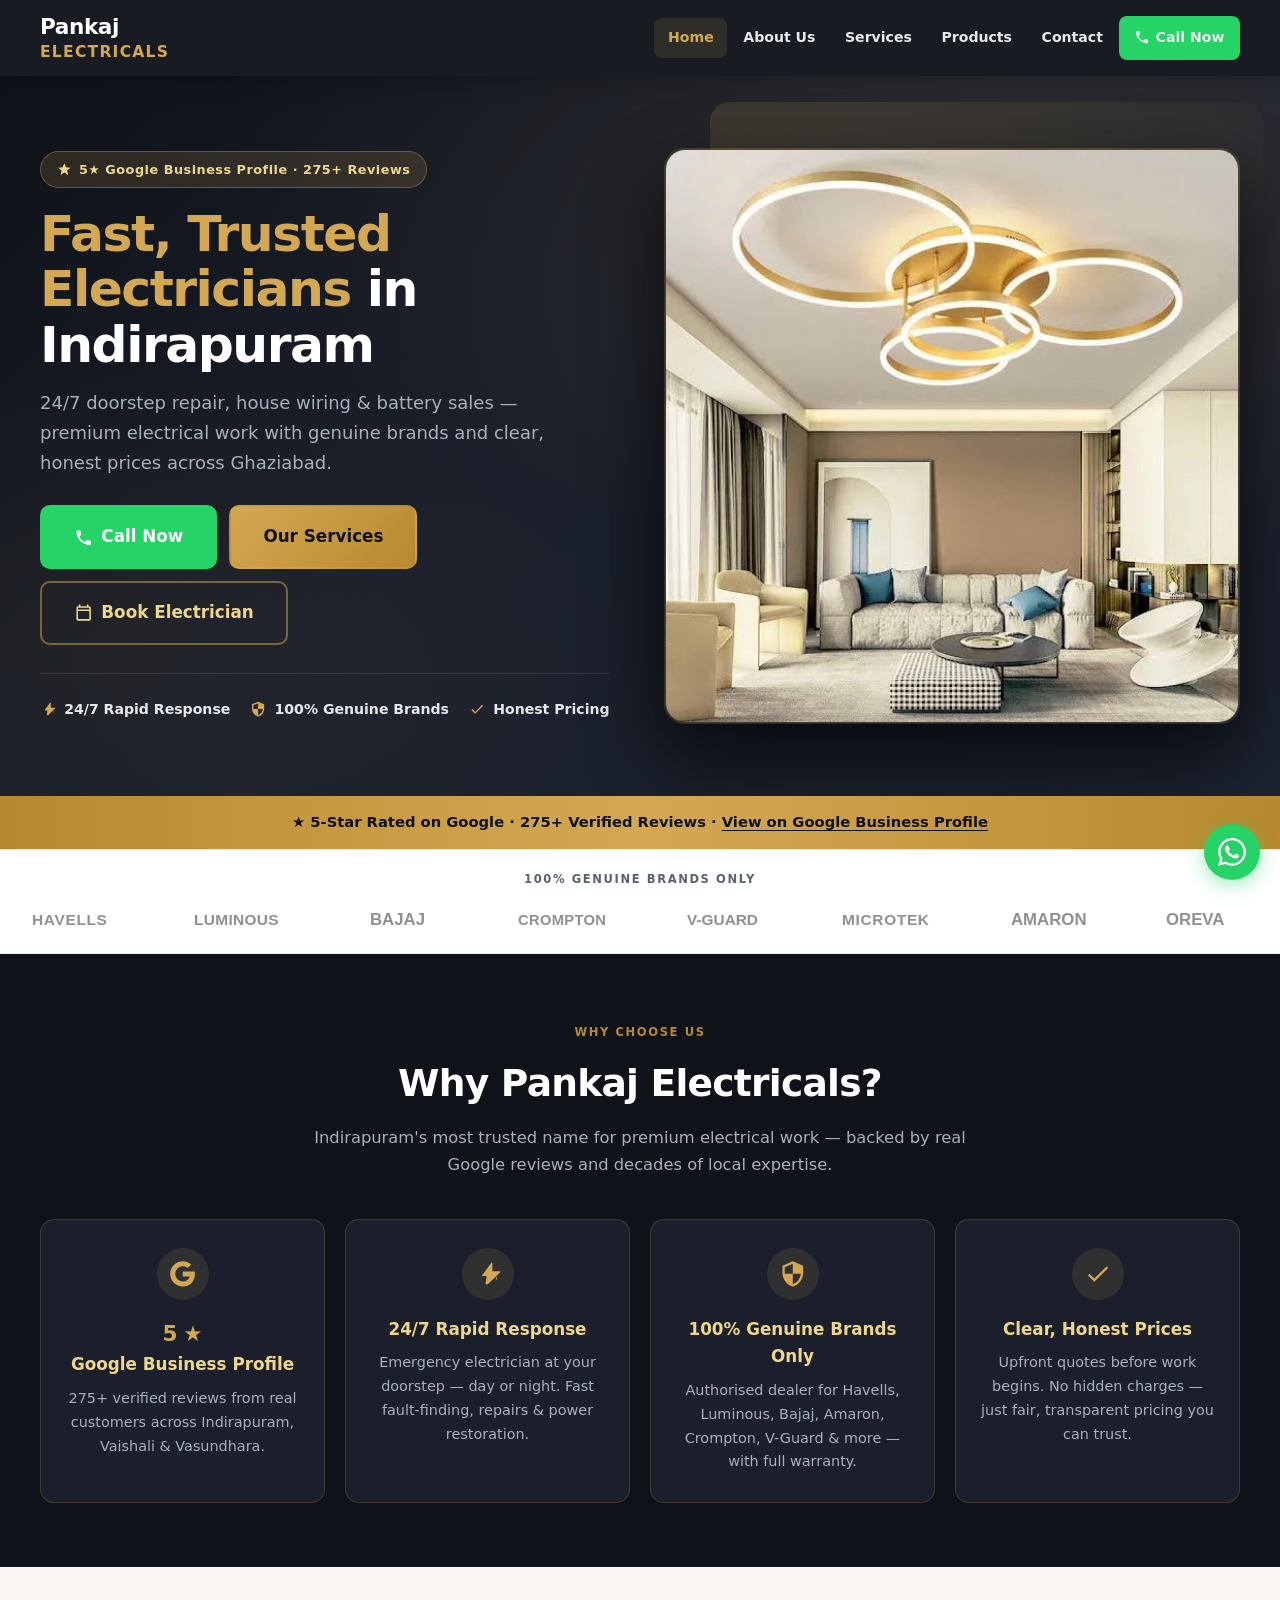
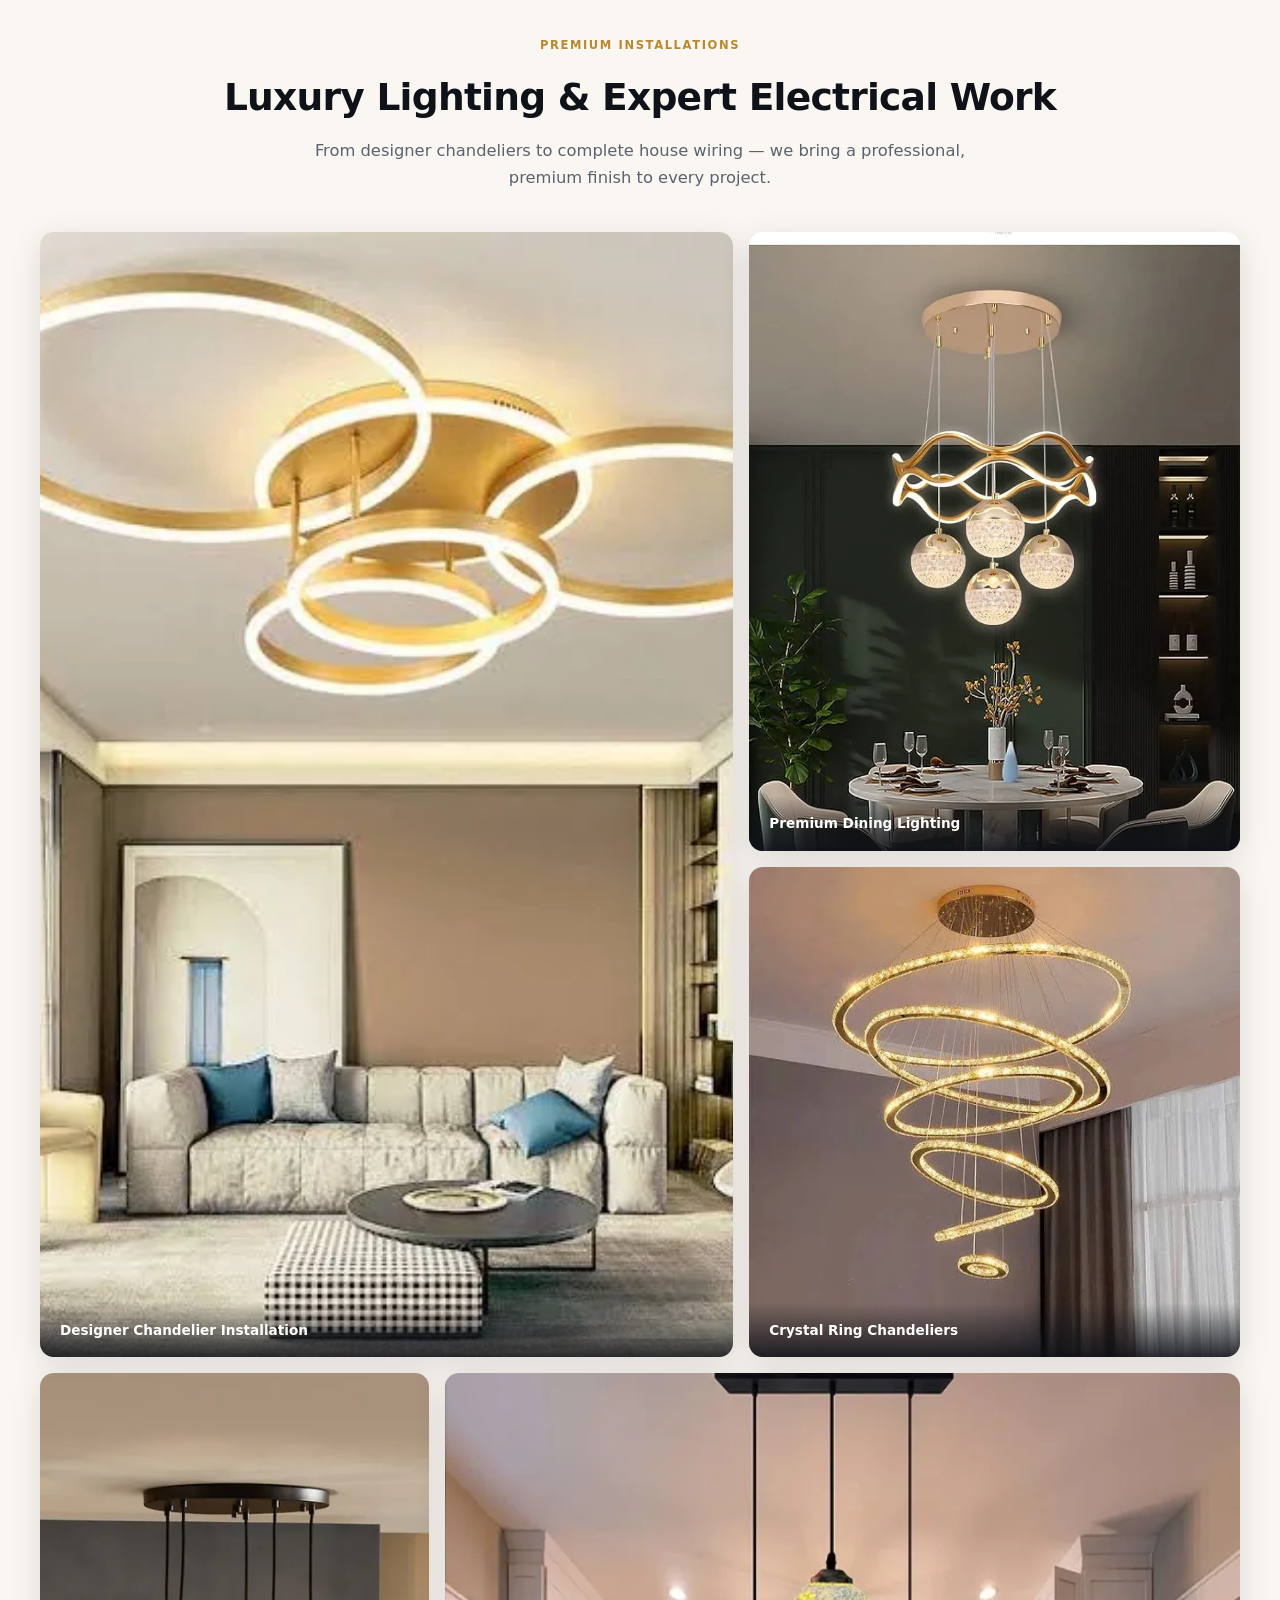
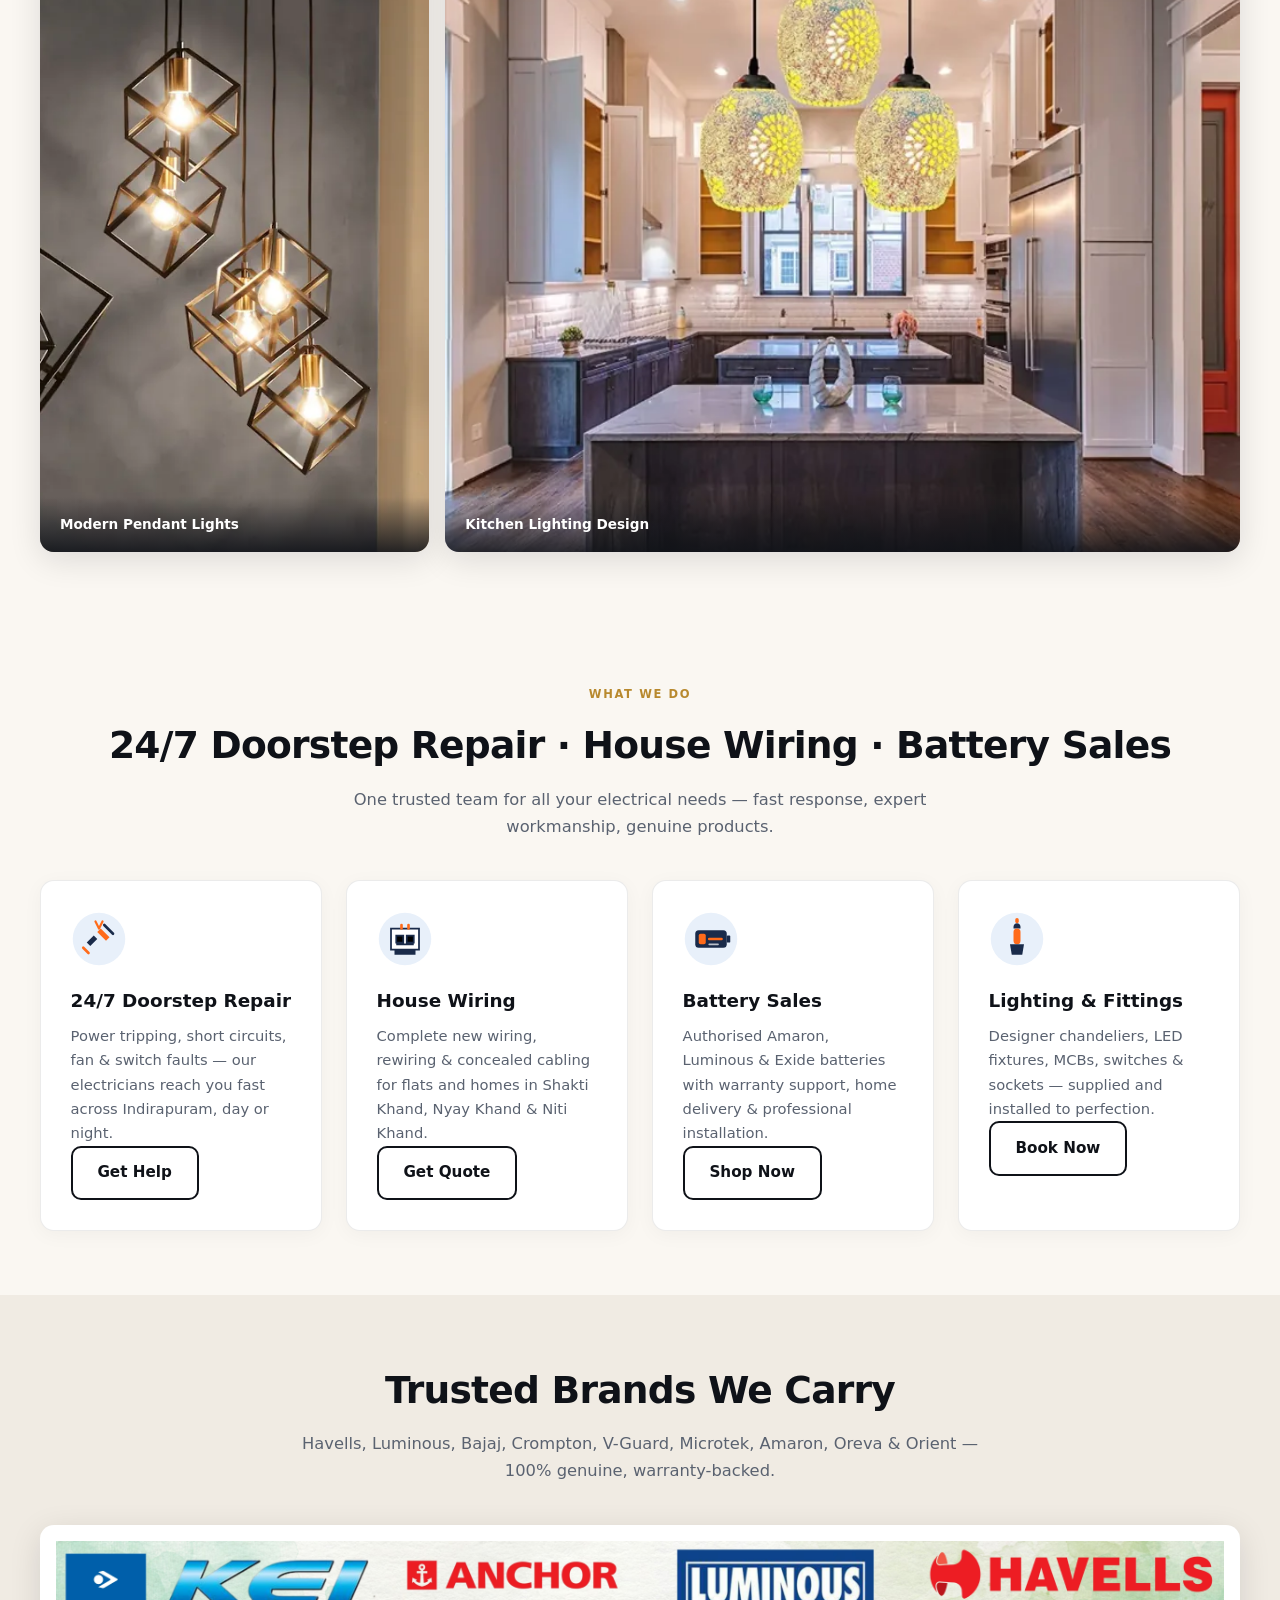
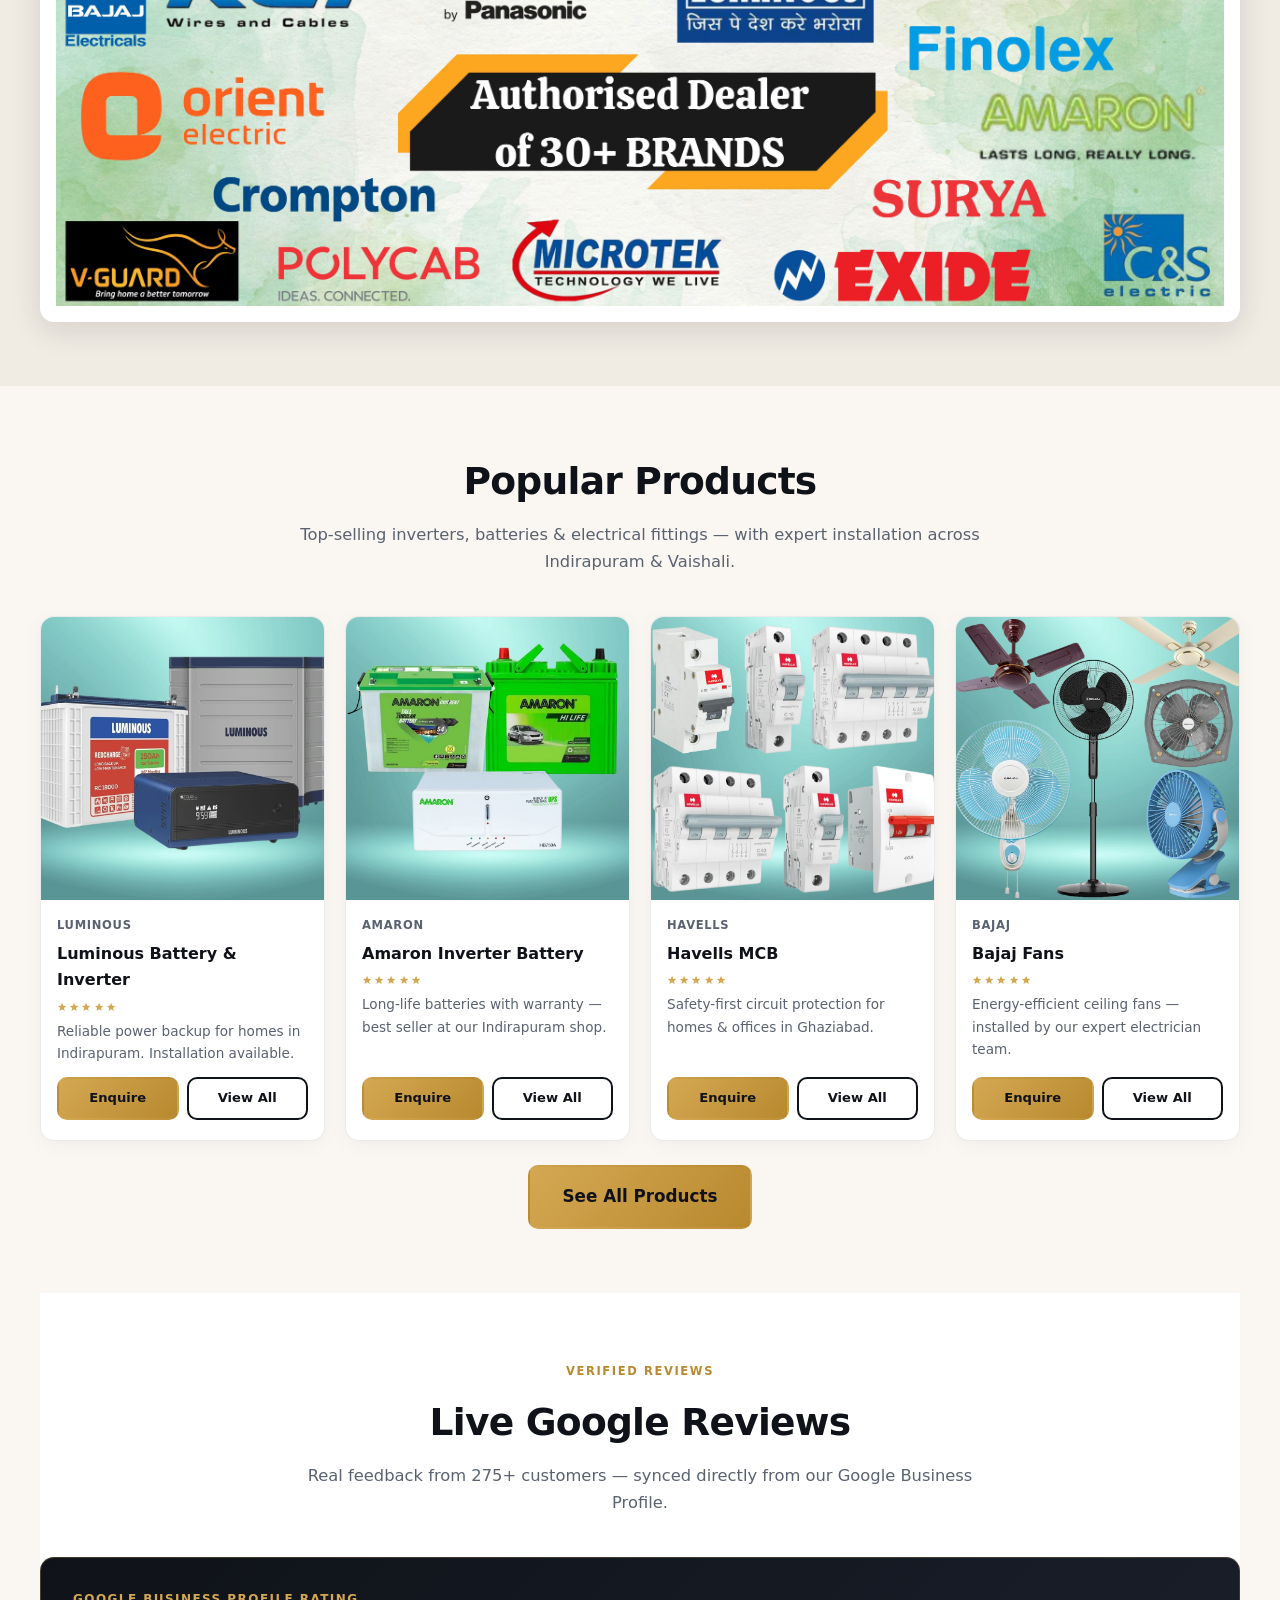
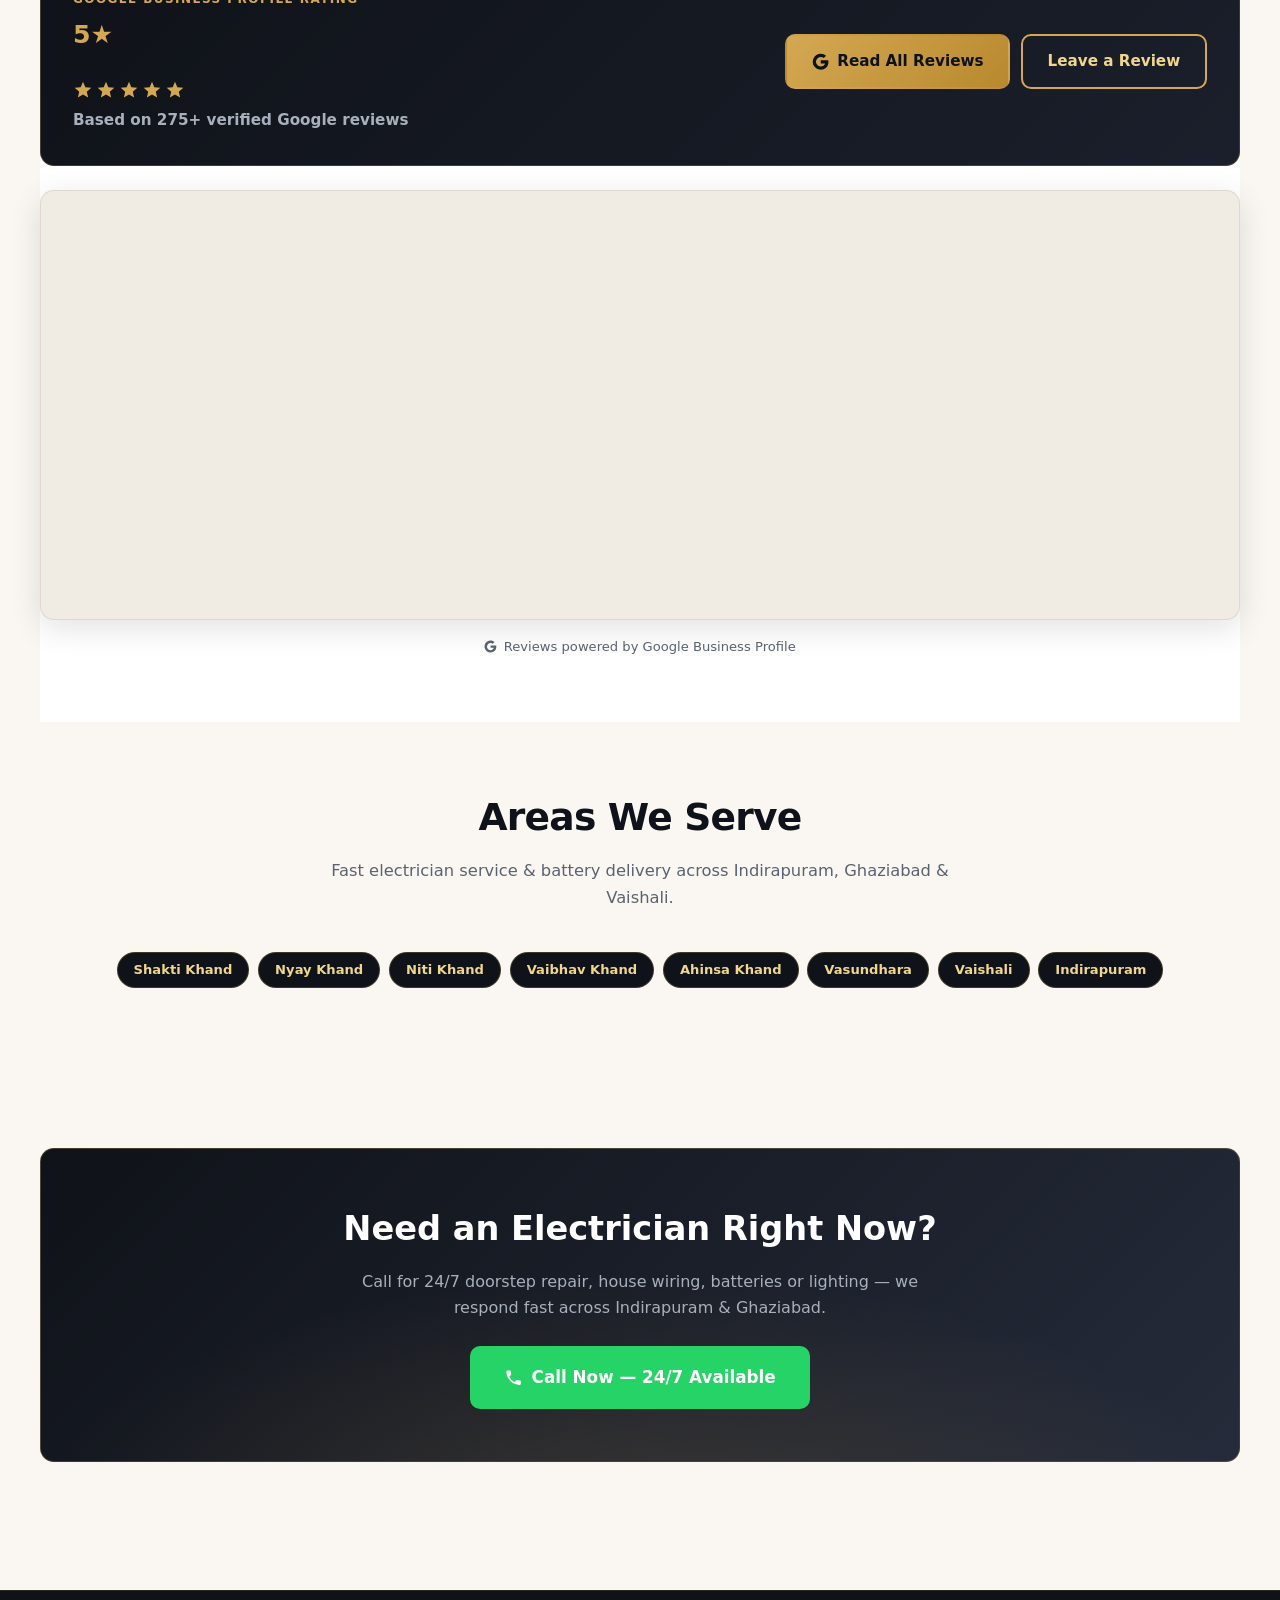
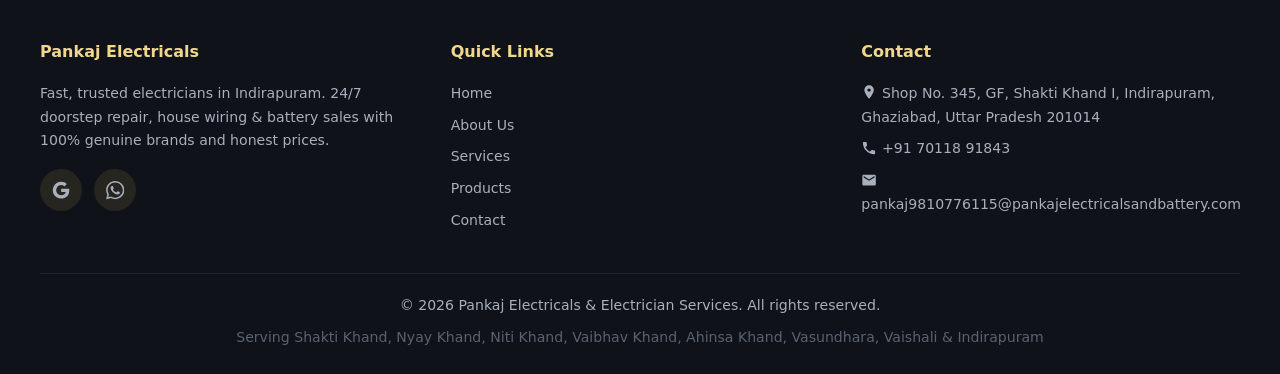
<file: index.html>
<!DOCTYPE html>
<html lang="en">
<head>
  <meta name="google-site-verification" content="o_SO6C9JmEaSoFQ8-cBgGcs0e_X1QHsy2uBUyILA_M4" />
  <meta charset="UTF-8" />
  <meta name="viewport" content="width=device-width, initial-scale=1.0" />
  <title>Electrician in Indirapuram | Pankaj Electricals</title>
  <meta name="description" content="24/7 electrician & inverter battery services in Indirapuram. Fast electrical repair & wiring across Shakti Khand, Niti Khand, Vaishali & Vasundhara." />
  <meta name="keywords" content="electrician Indirapuram, 24/7 electrician Ghaziabad, house wiring Indirapuram, battery shop Indirapuram, Pankaj Electricals, electrician Shakti Khand, electrician Nyay Khand, electrician Vaishali, inverter battery Indirapuram" />
  <meta name="robots" content="index, follow" />
  <link rel="canonical" href="https://pankajelectricalsandbattery.com/" />
  <meta property="og:title" content="Electrician in Indirapuram | 24/7 Electrical Services | Pankaj Electricals" />
  <meta property="og:description" content="24/7 doorstep repair, house wiring & battery sales. 5★ on Google with 275+ reviews. Genuine brands, honest prices." />
  <meta property="og:type" content="website" />
  <meta property="og:url" content="https://pankajelectricalsandbattery.com/" />
  <meta property="og:locale" content="en_IN" />
  <meta property="og:image" content="https://pankajelectricalsandbattery.com/img/luxury/living-room-lighting.webp" />
  <link rel="preload" as="image" href="img/luxury/living-room-lighting.webp" type="image/webp" fetchpriority="high" />
  <link rel="stylesheet" href="style.css" />
  <script type="application/ld+json">
  {
    "@context": "https://schema.org",
    "@type": "Electrician",
    "name": "Pankaj Electricals and Electrician Services",
    "image": "https://pankajelectricalsandbattery.com/img/luxury/living-room-lighting.webp",
    "url": "https://pankajelectricalsandbattery.com",
    "telephone": "+917011891843",
    "email": "pankaj9810776115@pankajelectricalsandbattery.com",
    "address": {
      "@type": "PostalAddress",
      "streetAddress": "Shop No. 345, GF, Shakti Khand I",
      "addressLocality": "Indirapuram, Ghaziabad",
      "addressRegion": "Uttar Pradesh",
      "postalCode": "201014",
      "addressCountry": "IN"
    },
    "geo": {
      "@type": "GeoCoordinates",
      "latitude": 28.647373,
      "longitude": 77.3625697
    },
    "aggregateRating": {
      "@type": "AggregateRating",
      "ratingValue": "5",
      "reviewCount": "275",
      "bestRating": "5",
      "worstRating": "1"
    },
    "openingHoursSpecification": [{
      "@type": "OpeningHoursSpecification",
      "dayOfWeek": ["Monday","Tuesday","Wednesday","Thursday","Friday","Saturday","Sunday"],
      "opens": "00:00",
      "closes": "23:59"
    }],
    "areaServed": [
      {"@type": "Place", "name": "Shakti Khand, Indirapuram"},
      {"@type": "Place", "name": "Nyay Khand, Indirapuram"},
      {"@type": "Place", "name": "Niti Khand, Indirapuram"},
      {"@type": "Place", "name": "Vaibhav Khand, Indirapuram"},
      {"@type": "Place", "name": "Ahinsa Khand, Indirapuram"},
      {"@type": "Place", "name": "Vasundhara, Ghaziabad"},
      {"@type": "Place", "name": "Vaishali, Ghaziabad"},
      {"@type": "Place", "name": "Indirapuram, Ghaziabad"}
    ],
    "priceRange": "₹₹",
    "sameAs": [
      "https://www.google.com/maps/place/Pankaj+Electricals+and+Electrician+services/@28.647373,77.3599948,17z"
    ],
    "description": "Fast, trusted electricians in Indirapuram offering 24/7 doorstep repair, house wiring and battery sales. 5-star rated on Google with 275+ reviews."
  }
  </script>
</head>
<body>
  <svg xmlns="http://www.w3.org/2000/svg" style="display:none" aria-hidden="true">
    <symbol id="icon-phone" viewBox="0 0 24 24"><path fill="currentColor" d="M6.6 10.8c1.4 2.8 3.8 5.1 6.6 6.6l2.2-2.2c.3-.3.7-.4 1-.2 1.1.4 2.3.6 3.5.6.6 0 1 .4 1 1V20c0 .6-.4 1-1 1-9.4 0-17-7.6-17-17 0-.6.4-1 1-1h3.5c.6 0 1 .4 1 1 0 1.2.2 2.4.6 3.5.1.3 0 .7-.2 1L6.6 10.8z"/></symbol>
    <symbol id="icon-bars" viewBox="0 0 24 24"><path fill="currentColor" d="M3 6h18v2H3V6zm0 5h18v2H3v-2zm0 5h18v2H3v-2z"/></symbol>
    <symbol id="icon-times" viewBox="0 0 24 24"><path fill="currentColor" d="M18.3 5.7 12 12l6.3 6.3-1.4 1.4L10.6 13.4 4.3 19.7 2.9 18.3 9.2 12 2.9 5.7 4.3 4.3l6.3 6.3 6.3-6.3 1.4 1.4z"/></symbol>
    <symbol id="icon-whatsapp" viewBox="0 0 24 24"><path fill="currentColor" d="M17.472 14.382c-.297-.149-1.758-.867-2.03-.967-.273-.099-.471-.148-.67.15-.197.297-.767.966-.94 1.164-.173.199-.347.223-.644.075-.297-.15-1.255-.463-2.39-1.475-.883-.788-1.48-1.761-1.653-2.059-.173-.297-.018-.458.13-.606.134-.133.298-.347.446-.52.149-.174.198-.298.298-.497.099-.198.05-.371-.025-.52-.075-.149-.669-1.612-.916-2.207-.242-.579-.487-.5-.669-.51-.173-.008-.371-.01-.57-.01-.198 0-.52.074-.792.372-.272.297-1.04 1.016-1.04 2.479 0 1.462 1.065 2.875 1.213 3.074.149.198 2.096 3.2 5.077 4.487.709.306 1.262.489 1.694.625.712.227 1.36.195 1.871.118.571-.085 1.758-.719 2.006-1.413.248-.694.248-1.289.173-1.413-.074-.124-.272-.198-.57-.347m-5.421 7.403h-.004a9.87 9.87 0 0 1-5.031-1.378l-.361-.214-3.741.982.998-3.648-.235-.374a9.86 9.86 0 0 1-1.51-5.26c.001-5.45 4.436-9.884 9.888-9.884 2.64 0 5.122 1.03 6.988 2.898a9.825 9.825 0 0 1 2.893 6.994c-.003 5.45-4.435 9.884-9.884 9.884m8.413-18.297A11.815 11.815 0 0 0 12.05 0C5.495 0 .16 5.335.157 11.892c0 2.096.547 4.142 1.588 5.945L.057 24l6.305-1.654a11.882 11.882 0 0 0 5.683 1.448h.005c6.554 0 11.89-5.335 11.893-11.893a11.821 11.821 0 0 0-3.48-8.413z"/></symbol>
    <symbol id="icon-google" viewBox="0 0 24 24"><path fill="currentColor" d="M22.56 12.25c0-.78-.07-1.53-.2-2.25H12v4.26h5.92c-.26 1.37-1.04 2.53-2.21 3.31v2.77h3.57c2.08-1.92 3.28-4.74 3.28-8.09z"/><path fill="currentColor" d="M12 23c2.97 0 5.46-.98 7.28-2.66l-3.57-2.77c-.98.66-2.23 1.06-3.71 1.06-2.86 0-5.29-1.93-6.16-4.53H2.18v2.84C3.99 20.53 7.7 23 12 23z"/><path fill="currentColor" d="M5.84 14.09c-.22-.66-.35-1.36-.35-2.09s.13-1.43.35-2.09V7.07H2.18C1.43 8.55 1 10.22 1 12s.43 3.45 1.18 4.93l2.85-2.22.81-.62z"/><path fill="currentColor" d="M12 5.38c1.62 0 3.06.56 4.21 1.64l3.15-3.15C17.45 2.09 14.97 1 12 1 7.7 1 3.99 3.47 2.18 7.07l3.66 2.84c.87-2.6 3.3-4.53 6.16-4.53z"/></symbol>
    <symbol id="icon-envelope" viewBox="0 0 24 24"><path fill="currentColor" d="M20 4H4c-1.1 0-2 .9-2 2v12c0 1.1.9 2 2 2h16c1.1 0 2-.9 2-2V6c0-1.1-.9-2-2-2zm0 4-8 5-8-5V6l8 5 8-5v2z"/></symbol>
    <symbol id="icon-map" viewBox="0 0 24 24"><path fill="currentColor" d="M12 2C8.13 2 5 5.13 5 9c0 5.25 7 13 7 13s7-7.75 7-13c0-3.87-3.13-7-7-7zm0 9.5c-1.38 0-2.5-1.12-2.5-2.5s1.12-2.5 2.5-2.5 2.5 1.12 2.5 2.5-1.12 2.5-2.5 2.5z"/></symbol>
    <symbol id="icon-star" viewBox="0 0 24 24"><path fill="currentColor" d="M12 17.27 18.18 21l-1.64-7.03L22 9.24l-7.19-.61L12 2 9.19 8.63 2 9.24l5.46 4.73L5.82 21z"/></symbol>
    <symbol id="icon-calendar" viewBox="0 0 24 24"><path fill="currentColor" d="M19 4h-1V2h-2v2H8V2H6v2H5c-1.11 0-2 .9-2 2v14c0 1.1.89 2 2 2h14c1.1 0 2-.9 2-2V6c0-1.1-.9-2-2-2zm0 16H5V10h14v10zM5 8V6h14v2H5z"/></symbol>
    <symbol id="icon-bolt" viewBox="0 0 24 24"><path fill="currentColor" d="M11 21h-1l1-7H7.5c-.58 0-.57-.32-.38-.66.19-.34.05-.08 7.82-10.66.39-.67.74-.56 1.06.21v7h4l-1 7h1l-1-7h3.5c.49 0 .56.33.47.51l-.07.15L12 21z"/></symbol>
    <symbol id="icon-shield" viewBox="0 0 24 24"><path fill="currentColor" d="M12 1 3 5v6c0 5.55 3.84 10.74 9 12 5.16-1.26 9-6.45 9-12V5l-9-4zm0 10.99h7c-.53 4.12-3.28 7.79-7 8.94V12H5V6.3l7-3.11v8.8z"/></symbol>
    <symbol id="icon-check" viewBox="0 0 24 24"><path fill="currentColor" d="M9 16.17 4.83 12l-1.42 1.41L9 19 21 7l-1.41-1.41z"/></symbol>
  </svg>

  <header id="header" role="banner">
    <div class="header-inner">
      <a href="index.html" class="logo-link" aria-label="Pankaj Electricals Home">
        <span class="logo-text">Pankaj<em>Electricals</em></span>
      </a>
      <button id="mobile-toggle" aria-label="Toggle navigation menu" aria-expanded="false" aria-controls="navbar">
        <svg class="icon" aria-hidden="true"><use href="#icon-bars"></use></svg>
      </button>
      <nav aria-label="Main navigation">
        <ul id="navbar">
          <li><a href="index.html" class="active">Home</a></li>
          <li><a href="about.html">About Us</a></li>
          <li><a href="services.html">Services</a></li>
          <li><a href="products.html">Products</a></li>
          <li><a href="contact.html">Contact</a></li>
          <li class="nav-cta"><a href="tel:+917011891843" class="btn btn-call" data-phone aria-label="Call Pankaj Electricals now"><svg class="icon" aria-hidden="true"><use href="#icon-phone"></use></svg> Call Now</a></li>
        </ul>
      </nav>
    </div>
  </header>

  <main>
    <section id="hero" aria-labelledby="hero-heading">
      <div class="hero-split-inner container">
        <div class="hero-copy">
          <span class="hero-badge"><svg class="icon" aria-hidden="true"><use href="#icon-star"></use></svg> 5★ Google Business Profile · 275+ Reviews</span>
          <h1 id="hero-heading"><span class="gold">Fast, Trusted Electricians</span> in Indirapuram</h1>
          <p>24/7 doorstep repair, house wiring &amp; battery sales — premium electrical work with genuine brands and clear, honest prices across Ghaziabad.</p>
          <div class="hero-actions">
            <a href="tel:+917011891843" class="btn btn-call btn-lg" data-phone aria-label="Call Pankaj Electricals now"><svg class="icon" aria-hidden="true"><use href="#icon-phone"></use></svg> Call Now</a>
            <a href="services.html" class="btn btn-primary btn-lg">Our Services</a>
            <a href="contact.html" class="btn btn-outline btn-lg" style="border-color:rgba(212,168,83,0.5);color:var(--gold-light);"><svg class="icon" aria-hidden="true"><use href="#icon-calendar"></use></svg> Book Electrician</a>
          </div>
          <div class="hero-trust-row">
            <span class="hero-trust-item"><svg class="icon" aria-hidden="true"><use href="#icon-bolt"></use></svg> 24/7 Rapid Response</span>
            <span class="hero-trust-item"><svg class="icon" aria-hidden="true"><use href="#icon-shield"></use></svg> 100% Genuine Brands</span>
            <span class="hero-trust-item"><svg class="icon" aria-hidden="true"><use href="#icon-check"></use></svg> Honest Pricing</span>
          </div>
        </div>
        <div class="hero-visual">
          <picture>
            <source srcset="img/luxury/living-room-lighting.webp" type="image/webp" />
            <img src="img/luxury/living-room-lighting.png" alt="Luxury modern ring chandelier installation by Pankaj Electricals Indirapuram" width="554" height="554" fetchpriority="high" />
          </picture>
        </div>
      </div>
    </section>

    <div class="trust-bar">
      <div class="container">
        ★ <span data-rating>5</span>-Star Rated on Google · <span data-review-count>275+</span> Verified Reviews ·
        <a href="https://www.google.com/maps/place/Pankaj+Electricals+and+Electrician+services/@28.647373,77.3599948,17z" data-gbp target="_blank" rel="noopener noreferrer">View on Google Business Profile</a>
      </div>
    </div>

    <section class="logo-marquee" aria-label="Trusted partner brands">
      <p class="logo-marquee-label">100% Genuine Brands Only</p>
      <div class="logo-marquee-track">
        <div class="logo-marquee-group">
          <img src="img/brands/havells.svg" alt="Havells" width="140" height="40" loading="lazy" decoding="async" />
          <img src="img/brands/luminous.svg" alt="Luminous" width="160" height="40" loading="lazy" decoding="async" />
          <img src="img/brands/bajaj.svg" alt="Bajaj" width="120" height="40" loading="lazy" decoding="async" />
          <img src="img/brands/crompton.svg" alt="Crompton" width="150" height="40" loading="lazy" decoding="async" />
          <img src="img/brands/v-guard.svg" alt="V-Guard" width="130" height="40" loading="lazy" decoding="async" />
          <img src="img/brands/microtek.svg" alt="Microtek" width="150" height="40" loading="lazy" decoding="async" />
          <img src="img/brands/amaron.svg" alt="Amaron" width="130" height="40" loading="lazy" decoding="async" />
          <img src="img/brands/oreva.svg" alt="Oreva" width="110" height="40" loading="lazy" decoding="async" />
          <img src="img/brands/orient.svg" alt="Orient" width="120" height="40" loading="lazy" decoding="async" />
        </div>
        <div class="logo-marquee-group" aria-hidden="true">
          <img src="img/brands/havells.svg" alt="" width="140" height="40" loading="lazy" decoding="async" />
          <img src="img/brands/luminous.svg" alt="" width="160" height="40" loading="lazy" decoding="async" />
          <img src="img/brands/bajaj.svg" alt="" width="120" height="40" loading="lazy" decoding="async" />
          <img src="img/brands/crompton.svg" alt="" width="150" height="40" loading="lazy" decoding="async" />
          <img src="img/brands/v-guard.svg" alt="" width="130" height="40" loading="lazy" decoding="async" />
          <img src="img/brands/microtek.svg" alt="" width="150" height="40" loading="lazy" decoding="async" />
          <img src="img/brands/amaron.svg" alt="" width="130" height="40" loading="lazy" decoding="async" />
          <img src="img/brands/oreva.svg" alt="" width="110" height="40" loading="lazy" decoding="async" />
          <img src="img/brands/orient.svg" alt="" width="120" height="40" loading="lazy" decoding="async" />
        </div>
      </div>
    </section>

    <section class="why-section section-p1" aria-labelledby="why-heading">
      <div class="container">
        <div class="section-title">
          <span class="section-label">Why Choose Us</span>
          <h2 id="why-heading">Why Pankaj Electricals?</h2>
          <p>Indirapuram's most trusted name for premium electrical work — backed by real Google reviews and decades of local expertise.</p>
        </div>
        <div class="why-grid">
          <article class="why-card">
            <div class="why-card-icon"><svg class="icon" aria-hidden="true"><use href="#icon-google"></use></svg></div>
            <div class="why-rating-badge"><span data-rating>5</span>★</div>
            <h3>Google Business Profile</h3>
            <p><span data-review-count>275+</span> verified reviews from real customers across Indirapuram, Vaishali &amp; Vasundhara.</p>
          </article>
          <article class="why-card">
            <div class="why-card-icon"><svg class="icon" aria-hidden="true"><use href="#icon-bolt"></use></svg></div>
            <h3>24/7 Rapid Response</h3>
            <p>Emergency electrician at your doorstep — day or night. Fast fault-finding, repairs &amp; power restoration.</p>
          </article>
          <article class="why-card">
            <div class="why-card-icon"><svg class="icon" aria-hidden="true"><use href="#icon-shield"></use></svg></div>
            <h3>100% Genuine Brands Only</h3>
            <p>Authorised dealer for Havells, Luminous, Bajaj, Amaron, Crompton, V-Guard &amp; more — with full warranty.</p>
          </article>
          <article class="why-card">
            <div class="why-card-icon"><svg class="icon" aria-hidden="true"><use href="#icon-check"></use></svg></div>
            <h3>Clear, Honest Prices</h3>
            <p>Upfront quotes before work begins. No hidden charges — just fair, transparent pricing you can trust.</p>
          </article>
        </div>
      </div>
    </section>

    <section class="container section-p1" aria-labelledby="gallery-heading">
      <div class="section-title">
        <span class="section-label">Premium Installations</span>
        <h2 id="gallery-heading">Luxury Lighting &amp; Expert Electrical Work</h2>
        <p>From designer chandeliers to complete house wiring — we bring a professional, premium finish to every project.</p>
      </div>
      <div class="gallery-grid">
        <figure class="gallery-item">
          <img src="img/luxury/living-room-lighting.webp" alt="Modern gold ring chandelier installation in luxury living room Indirapuram" width="554" height="554" loading="lazy" decoding="async" />
          <figcaption class="gallery-caption">Designer Chandelier Installation</figcaption>
        </figure>
        <figure class="gallery-item">
          <img src="img/luxury/chandelier-dining.webp" alt="Luxury dining room chandelier with gold accents installed by Pankaj Electricals" width="793" height="1000" loading="lazy" decoding="async" />
          <figcaption class="gallery-caption">Premium Dining Lighting</figcaption>
        </figure>
        <figure class="gallery-item">
          <img src="img/luxury/chandelier-rings.webp" alt="Crystal ring chandelier installation Ghaziabad electrician" width="554" height="554" loading="lazy" decoding="async" />
          <figcaption class="gallery-caption">Crystal Ring Chandeliers</figcaption>
        </figure>
        <figure class="gallery-item">
          <img src="img/luxury/lighting-pendants.webp" alt="Geometric pendant lights installation Indirapuram electrician" width="659" height="884" loading="lazy" decoding="async" />
          <figcaption class="gallery-caption">Modern Pendant Lights</figcaption>
        </figure>
        <figure class="gallery-item">
          <img src="img/luxury/kitchen-pendants.webp" alt="Designer kitchen pendant lighting installation Vaishali Ghaziabad" width="695" height="681" loading="lazy" decoding="async" />
          <figcaption class="gallery-caption">Kitchen Lighting Design</figcaption>
        </figure>
      </div>
    </section>

    <section class="container section-p1" aria-labelledby="services-heading">
      <div class="section-title">
        <span class="section-label">What We Do</span>
        <h2 id="services-heading">24/7 Doorstep Repair · House Wiring · Battery Sales</h2>
        <p>One trusted team for all your electrical needs — fast response, expert workmanship, genuine products.</p>
      </div>
      <div class="services-grid">
        <article class="service-card">
          <div class="icon"><img src="img/icons/service-repairs.svg" alt="" width="56" height="56" loading="lazy" decoding="async" /></div>
          <h3>24/7 Doorstep Repair</h3>
          <p>Power tripping, short circuits, fan &amp; switch faults — our electricians reach you fast across Indirapuram, day or night.</p>
          <a href="services.html#repairs" class="btn btn-outline">Get Help</a>
        </article>
        <article class="service-card">
          <div class="icon"><img src="img/icons/service-wiring.svg" alt="" width="56" height="56" loading="lazy" decoding="async" /></div>
          <h3>House Wiring</h3>
          <p>Complete new wiring, rewiring &amp; concealed cabling for flats and homes in Shakti Khand, Nyay Khand &amp; Niti Khand.</p>
          <a href="services.html#wiring" class="btn btn-outline">Get Quote</a>
        </article>
        <article class="service-card">
          <div class="icon"><img src="img/icons/service-battery.svg" alt="" width="56" height="56" loading="lazy" decoding="async" /></div>
          <h3>Battery Sales</h3>
          <p>Authorised Amaron, Luminous &amp; Exide batteries with warranty support, home delivery &amp; professional installation.</p>
          <a href="services.html#battery" class="btn btn-outline">Shop Now</a>
        </article>
        <article class="service-card">
          <div class="icon"><img src="img/icons/service-fittings.svg" alt="" width="56" height="56" loading="lazy" decoding="async" /></div>
          <h3>Lighting &amp; Fittings</h3>
          <p>Designer chandeliers, LED fixtures, MCBs, switches &amp; sockets — supplied and installed to perfection.</p>
          <a href="services.html#fittings" class="btn btn-outline">Book Now</a>
        </article>
      </div>
    </section>

    <section id="Brands" class="section-p1 bg-soft" aria-labelledby="brands-heading">
      <div class="container">
        <div class="section-title">
          <h2 id="brands-heading">Trusted Brands We Carry</h2>
          <p>Havells, Luminous, Bajaj, Crompton, V-Guard, Microtek, Amaron, Oreva &amp; Orient — 100% genuine, warranty-backed.</p>
        </div>
        <div class="brand-container">
          <picture>
            <source srcset="img/Brands.avif" type="image/avif" />
            <source srcset="img/Brands.webp" type="image/webp" />
            <img src="img/Brands.webp" alt="Electrical brands available at Pankaj Electricals Indirapuram" width="1200" height="375" loading="lazy" decoding="async" />
          </picture>
        </div>
      </div>
    </section>

    <section id="product1" class="container section-p1" aria-labelledby="products-heading">
      <div class="section-title">
        <h2 id="products-heading">Popular Products</h2>
        <p>Top-selling inverters, batteries &amp; electrical fittings — with expert installation across Indirapuram &amp; Vaishali.</p>
      </div>
      <div class="pro-container">
        <article class="pro">
          <picture>
            <source srcset="img/Products/Luminous.avif" type="image/avif" />
            <source srcset="img/Products/Luminous.webp" type="image/webp" />
            <img src="img/Products/Luminous.webp" alt="Luminous inverter and battery at Pankaj Electricals Indirapuram" width="400" height="400" loading="lazy" decoding="async" />
          </picture>
          <div class="des">
            <span>Luminous</span>
            <h3>Luminous Battery &amp; Inverter</h3>
            <div class="star" role="img" aria-label="Rated 5 out of 5 stars">
            <svg class="icon" aria-hidden="true"><use href="#icon-star"></use></svg>
            <svg class="icon" aria-hidden="true"><use href="#icon-star"></use></svg>
            <svg class="icon" aria-hidden="true"><use href="#icon-star"></use></svg>
            <svg class="icon" aria-hidden="true"><use href="#icon-star"></use></svg>
            <svg class="icon" aria-hidden="true"><use href="#icon-star"></use></svg>
            </div>
            <p>Reliable power backup for homes in Indirapuram. Installation available.</p>
            <div class="pro-actions">
              <a href="tel:+917011891843" class="btn btn-primary" data-phone>Enquire</a>
              <a href="products.html" class="btn btn-outline">View All</a>
            </div>
          </div>
        </article>
        <article class="pro">
          <picture>
            <source srcset="img/Products/Amaron.avif" type="image/avif" />
            <source srcset="img/Products/Amaron.webp" type="image/webp" />
            <img src="img/Products/Amaron.webp" alt="Amaron battery sales Indirapuram Ghaziabad" width="400" height="400" loading="lazy" decoding="async" />
          </picture>
          <div class="des">
            <span>Amaron</span>
            <h3>Amaron Inverter Battery</h3>
            <div class="star" role="img" aria-label="Rated 5 out of 5 stars">
            <svg class="icon" aria-hidden="true"><use href="#icon-star"></use></svg>
            <svg class="icon" aria-hidden="true"><use href="#icon-star"></use></svg>
            <svg class="icon" aria-hidden="true"><use href="#icon-star"></use></svg>
            <svg class="icon" aria-hidden="true"><use href="#icon-star"></use></svg>
            <svg class="icon" aria-hidden="true"><use href="#icon-star"></use></svg>
            </div>
            <p>Long-life batteries with warranty — best seller at our Indirapuram shop.</p>
            <div class="pro-actions">
              <a href="tel:+917011891843" class="btn btn-primary" data-phone>Enquire</a>
              <a href="products.html" class="btn btn-outline">View All</a>
            </div>
          </div>
        </article>
        <article class="pro">
          <picture>
            <source srcset="img/Products/Havells MCB.avif" type="image/avif" />
            <source srcset="img/Products/Havells MCB.webp" type="image/webp" />
            <img src="img/Products/Havells MCB.webp" alt="Havells MCB electrical shop Indirapuram" width="400" height="400" loading="lazy" decoding="async" />
          </picture>
          <div class="des">
            <span>Havells</span>
            <h3>Havells MCB</h3>
            <div class="star" role="img" aria-label="Rated 5 out of 5 stars">
            <svg class="icon" aria-hidden="true"><use href="#icon-star"></use></svg>
            <svg class="icon" aria-hidden="true"><use href="#icon-star"></use></svg>
            <svg class="icon" aria-hidden="true"><use href="#icon-star"></use></svg>
            <svg class="icon" aria-hidden="true"><use href="#icon-star"></use></svg>
            <svg class="icon" aria-hidden="true"><use href="#icon-star"></use></svg>
            </div>
            <p>Safety-first circuit protection for homes &amp; offices in Ghaziabad.</p>
            <div class="pro-actions">
              <a href="tel:+917011891843" class="btn btn-primary" data-phone>Enquire</a>
              <a href="products.html" class="btn btn-outline">View All</a>
            </div>
          </div>
        </article>
        <article class="pro">
          <picture>
            <source srcset="img/Products/Bajaj.avif" type="image/avif" />
            <source srcset="img/Products/Bajaj.webp" type="image/webp" />
            <img src="img/Products/Bajaj.webp" alt="Bajaj fans at Pankaj Electricals Nyay Khand" width="400" height="400" loading="lazy" decoding="async" />
          </picture>
          <div class="des">
            <span>Bajaj</span>
            <h3>Bajaj Fans</h3>
            <div class="star" role="img" aria-label="Rated 5 out of 5 stars">
            <svg class="icon" aria-hidden="true"><use href="#icon-star"></use></svg>
            <svg class="icon" aria-hidden="true"><use href="#icon-star"></use></svg>
            <svg class="icon" aria-hidden="true"><use href="#icon-star"></use></svg>
            <svg class="icon" aria-hidden="true"><use href="#icon-star"></use></svg>
            <svg class="icon" aria-hidden="true"><use href="#icon-star"></use></svg>
            </div>
            <p>Energy-efficient ceiling fans — installed by our expert electrician team.</p>
            <div class="pro-actions">
              <a href="tel:+917011891843" class="btn btn-primary" data-phone>Enquire</a>
              <a href="products.html" class="btn btn-outline">View All</a>
            </div>
          </div>
        </article>
      </div>
      <p class="text-center" style="margin-top:1.5rem;">
        <a href="products.html" class="btn btn-primary btn-lg">See All Products</a>
      </p>
    </section>

    <section class="container section-p1 reviews-section" aria-labelledby="reviews-heading" id="reviews">
      <div class="section-title">
        <span class="section-label">Verified Reviews</span>
        <h2 id="reviews-heading">Live Google Reviews</h2>
        <p>Real feedback from 275+ customers — synced directly from our Google Business Profile.</p>
      </div>
      <div class="reviews-header">
        <div class="reviews-score">
          <p class="reviews-score-label">Google Business Profile Rating</p>
          <p class="reviews-score-value"><span data-rating>5</span><span>★</span></p>
          <div class="reviews-stars" aria-hidden="true">
            <svg class="icon"><use href="#icon-star"></use></svg>
            <svg class="icon"><use href="#icon-star"></use></svg>
            <svg class="icon"><use href="#icon-star"></use></svg>
            <svg class="icon"><use href="#icon-star"></use></svg>
            <svg class="icon"><use href="#icon-star"></use></svg>
          </div>
          <p class="reviews-count">Based on <span data-review-count>275+</span> verified Google reviews</p>
        </div>
        <div class="reviews-actions">
          <a href="https://www.google.com/maps/place/Pankaj+Electricals+and+Electrician+services/@28.647373,77.3599948,17z" class="btn btn-primary" data-gbp target="_blank" rel="noopener noreferrer"><svg class="icon" aria-hidden="true"><use href="#icon-google"></use></svg> Read All Reviews</a>
          <a href="https://g.page/r/CYzxrY5n-IbeEBE/review" class="btn btn-outline" style="border-color:var(--gold);color:var(--gold-light);" target="_blank" rel="noopener noreferrer">Leave a Review</a>
        </div>
      </div>
      <div class="reviews-embed-wrap" id="google-reviews-embed" role="region" aria-label="Google Maps reviews for Pankaj Electricals">

        <noscript>
          <iframe title="Pankaj Electricals Google Reviews" src="https://www.google.com/maps/embed?pb=!1m18!1m12!1m3!1d3502.8476647797586!2d77.3599948!3d28.647373!2m3!1f0!2f0!3f0!3m2!1i1024!2i768!4f13.1!3m3!1m2!1s0x390cfab0a101d15f%3A0xde86f8678eadf18c!2sPankaj%20Electricals%20and%20Electrician%20services!5e0!3m2!1sen!2sin!4v1721721600000!5m2!1sen!2sin" loading="lazy" referrerpolicy="no-referrer-when-downgrade" allowfullscreen></iframe>
        </noscript>
      </div>
      <p class="reviews-powered"><svg class="icon" aria-hidden="true"><use href="#icon-google"></use></svg> Reviews powered by Google Business Profile</p>
    </section>

    <section class="container section-p1" aria-labelledby="areas-heading">
      <div class="section-title">
        <h2 id="areas-heading">Areas We Serve</h2>
        <p>Fast electrician service &amp; battery delivery across Indirapuram, Ghaziabad &amp; Vaishali.</p>
      </div>
      <div class="areas-tags">
        <span class="area-tag">Shakti Khand</span>
        <span class="area-tag">Nyay Khand</span>
        <span class="area-tag">Niti Khand</span>
        <span class="area-tag">Vaibhav Khand</span>
        <span class="area-tag">Ahinsa Khand</span>
        <span class="area-tag">Vasundhara</span>
        <span class="area-tag">Vaishali</span>
        <span class="area-tag">Indirapuram</span>
      </div>
    </section>

    <section class="container section-p1" aria-labelledby="cta-heading">
      <div class="cta-banner">
        <h2 id="cta-heading">Need an Electrician Right Now?</h2>
        <p>Call for 24/7 doorstep repair, house wiring, batteries or lighting — we respond fast across Indirapuram &amp; Ghaziabad.</p>
        <a href="tel:+917011891843" class="btn btn-call btn-lg" data-phone aria-label="Call Pankaj Electricals now"><svg class="icon" aria-hidden="true"><use href="#icon-phone"></use></svg> Call Now — 24/7 Available</a>
      </div>
    </section>
  </main>

  <footer id="footer" role="contentinfo">
    <div class="container">
      <div class="footer-grid">
        <div>
          <h4>Pankaj Electricals</h4>
          <p>Fast, trusted electricians in Indirapuram. 24/7 doorstep repair, house wiring &amp; battery sales with 100% genuine brands and honest prices.</p>
          <div class="social-links">
            <a href="https://www.google.com/maps/search/?api=1&query=Pankaj+Electricals+Indirapuram" 
   target="_blank" rel="noopener noreferrer" aria-label="Google Business Profile">
   <svg class="icon" aria-hidden="true"><use href="#icon-google"></use></svg>
</a>
            <a href="https://wa.me/917011891843" data-whatsapp target="_blank" rel="noopener noreferrer" aria-label="WhatsApp"><svg class="icon" aria-hidden="true"><use href="#icon-whatsapp"></use></svg></a>
          </div>
        </div>
        <div>
          <h4>Quick Links</h4>
          <ul>
            <li><a href="index.html">Home</a></li>
            <li><a href="about.html">About Us</a></li>
            <li><a href="services.html">Services</a></li>
            <li><a href="products.html">Products</a></li>
            <li><a href="contact.html">Contact</a></li>
          </ul>
        </div>
        <div>
          <h4>Contact</h4>
          <ul>
            <li><svg class="icon" aria-hidden="true"><use href="#icon-map"></use></svg> <span data-address>Shop No. 345, GF, Shakti Khand I, Indirapuram, Ghaziabad, Uttar Pradesh 201014</span></li>
            <li><a href="tel:+917011891843" data-phone><svg class="icon" aria-hidden="true"><use href="#icon-phone"></use></svg> <span data-phone-text>+91 70118 91843</span></a></li>
            <li><a href="mailto:pankaj9810776115@pankajelectricalsandbattery.com" data-email><svg class="icon" aria-hidden="true"><use href="#icon-envelope"></use></svg> <span data-email-text>pankaj9810776115@pankajelectricalsandbattery.com</span></a></li>
          </ul>
        </div>
      </div>
      <div class="footer-bottom">
        <p>&copy; 2026 Pankaj Electricals &amp; Electrician Services. All rights reserved.</p>
        <p class="footer-areas">Serving Shakti Khand, Nyay Khand, Niti Khand, Vaibhav Khand, Ahinsa Khand, Vasundhara, Vaishali &amp; Indirapuram</p>
      </div>
    </div>
  </footer>

  <a href="https://wa.me/917011891843" class="whatsapp-float" data-whatsapp aria-label="Chat on WhatsApp" target="_blank" rel="noopener noreferrer">
    <svg class="icon" aria-hidden="true"><use href="#icon-whatsapp"></use></svg>
  </a>

  <div class="mobile-call-bar" role="navigation" aria-label="Quick contact">
    <a href="tel:+917011891843" class="mobile-bar-btn mobile-bar-call" data-phone aria-label="Call now">
      <svg class="icon" aria-hidden="true"><use href="#icon-phone"></use></svg><span>Call Now</span>
    </a>
    <a href="https://wa.me/917011891843" class="mobile-bar-btn mobile-bar-whatsapp" data-whatsapp target="_blank" rel="noopener noreferrer" aria-label="WhatsApp">
      <svg class="icon" aria-hidden="true"><use href="#icon-whatsapp"></use></svg><span>WhatsApp</span>
    </a>
  </div>

  <script src="script.js" defer></script>
</body>
</html>
</file>
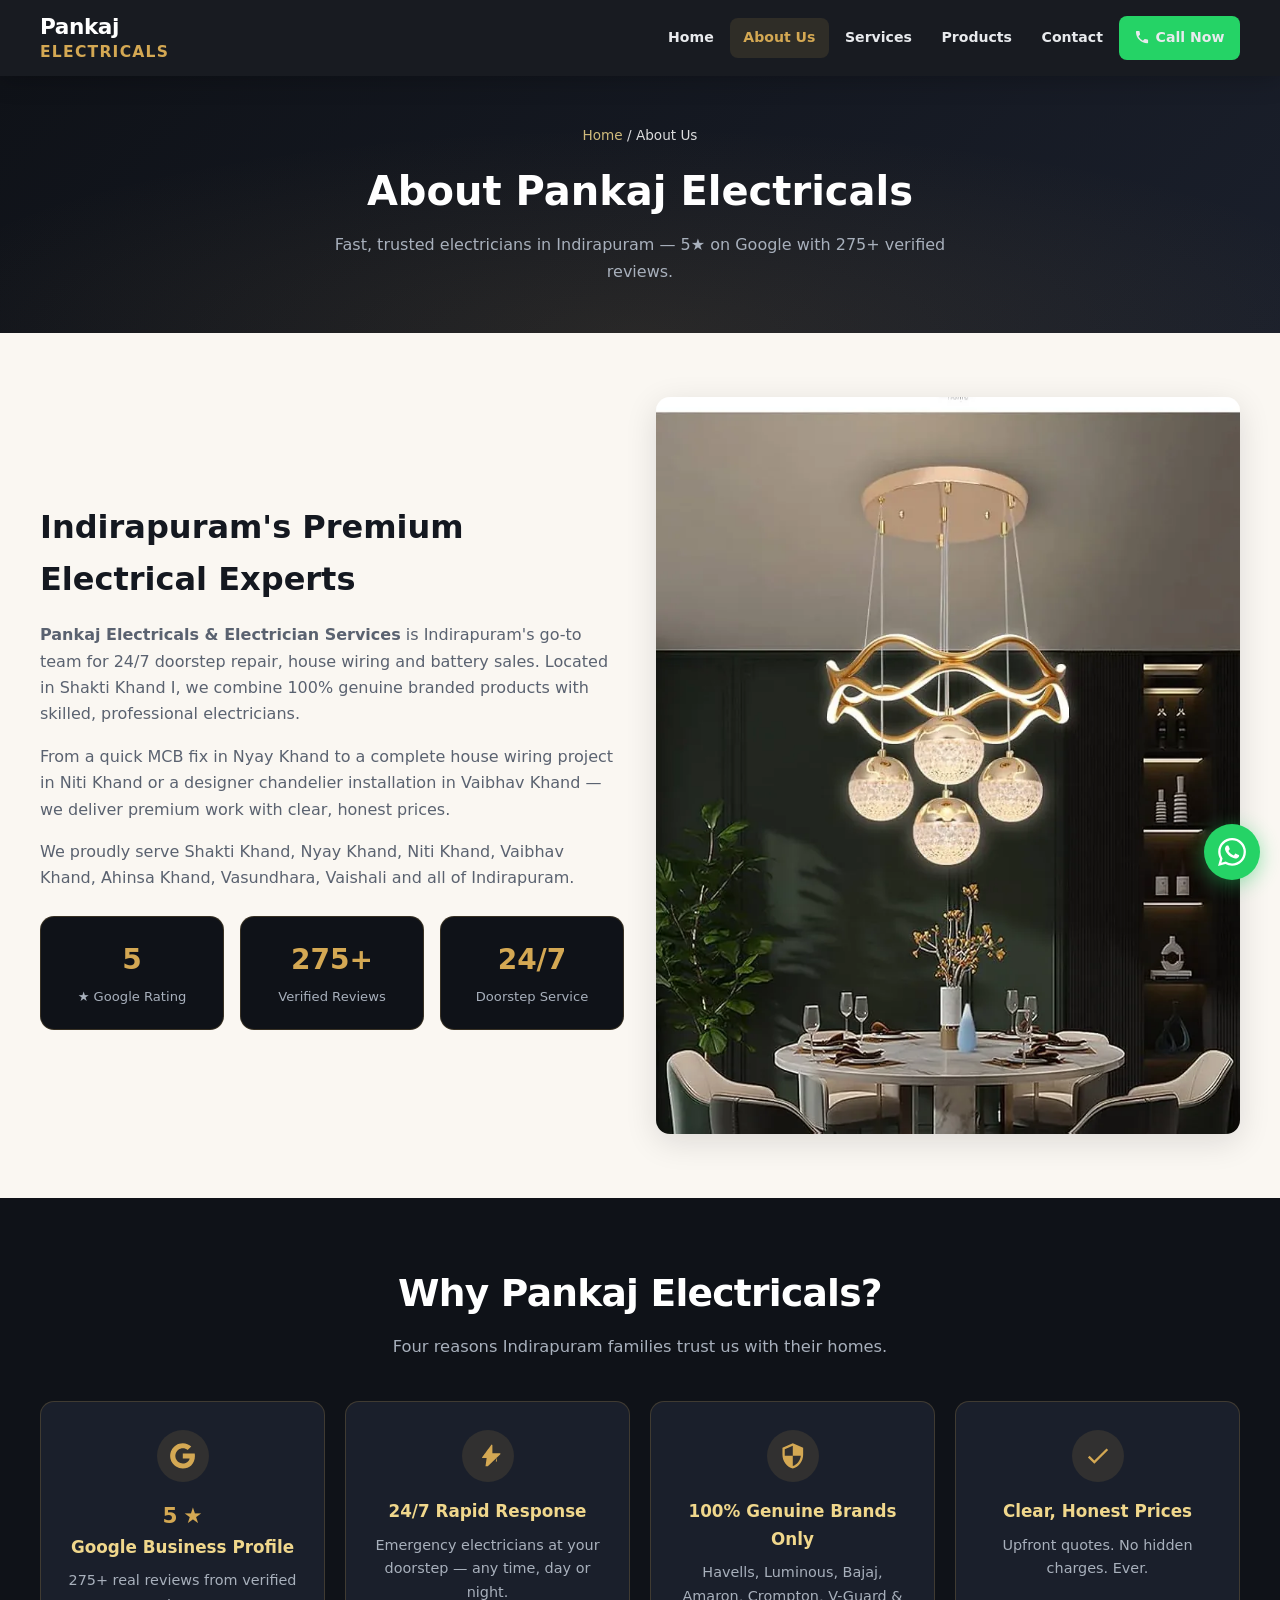
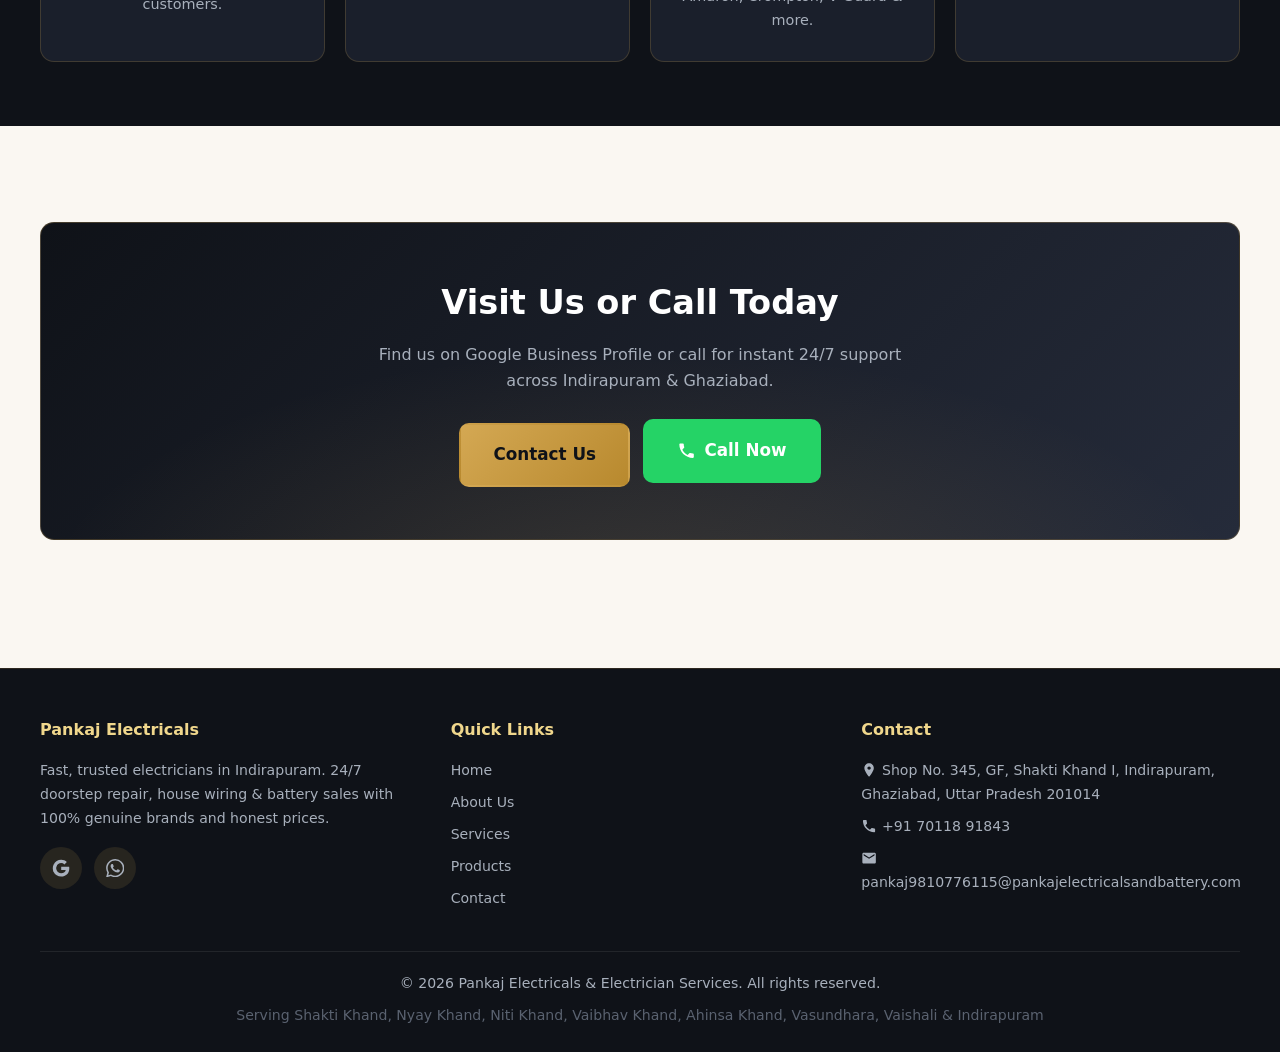
<file: about.html>
<!DOCTYPE html>
<html lang="en">
<head>
  <meta charset="UTF-8" />
  <meta name="viewport" content="width=device-width, initial-scale=1.0" />
  <title>About Us | Pankaj Electricals — Trusted Electricians Indirapuram</title>
  <meta name="description" content="About Pankaj Electricals — 5★ rated electricians in Indirapuram with 275+ Google reviews. Serving Shakti Khand, Nyay Khand, Niti Khand, Vaibhav Khand, Ahinsa Khand, Vasundhara & Vaishali." />
  <link rel="canonical" href="https://pankajelectricalsandbattery.com/about.html" />
  <link rel="stylesheet" href="style.css" />
</head>
<body>
  <svg xmlns="http://www.w3.org/2000/svg" style="display:none" aria-hidden="true">
    <symbol id="icon-phone" viewBox="0 0 24 24"><path fill="currentColor" d="M6.6 10.8c1.4 2.8 3.8 5.1 6.6 6.6l2.2-2.2c.3-.3.7-.4 1-.2 1.1.4 2.3.6 3.5.6.6 0 1 .4 1 1V20c0 .6-.4 1-1 1-9.4 0-17-7.6-17-17 0-.6.4-1 1-1h3.5c.6 0 1 .4 1 1 0 1.2.2 2.4.6 3.5.1.3 0 .7-.2 1L6.6 10.8z"/></symbol>
    <symbol id="icon-bars" viewBox="0 0 24 24"><path fill="currentColor" d="M3 6h18v2H3V6zm0 5h18v2H3v-2zm0 5h18v2H3v-2z"/></symbol>
    <symbol id="icon-times" viewBox="0 0 24 24"><path fill="currentColor" d="M18.3 5.7 12 12l6.3 6.3-1.4 1.4L10.6 13.4 4.3 19.7 2.9 18.3 9.2 12 2.9 5.7 4.3 4.3l6.3 6.3 6.3-6.3 1.4 1.4z"/></symbol>
    <symbol id="icon-whatsapp" viewBox="0 0 24 24"><path fill="currentColor" d="M17.472 14.382c-.297-.149-1.758-.867-2.03-.967-.273-.099-.471-.148-.67.15-.197.297-.767.966-.94 1.164-.173.199-.347.223-.644.075-.297-.15-1.255-.463-2.39-1.475-.883-.788-1.48-1.761-1.653-2.059-.173-.297-.018-.458.13-.606.134-.133.298-.347.446-.52.149-.174.198-.298.298-.497.099-.198.05-.371-.025-.52-.075-.149-.669-1.612-.916-2.207-.242-.579-.487-.5-.669-.51-.173-.008-.371-.01-.57-.01-.198 0-.52.074-.792.372-.272.297-1.04 1.016-1.04 2.479 0 1.462 1.065 2.875 1.213 3.074.149.198 2.096 3.2 5.077 4.487.709.306 1.262.489 1.694.625.712.227 1.36.195 1.871.118.571-.085 1.758-.719 2.006-1.413.248-.694.248-1.289.173-1.413-.074-.124-.272-.198-.57-.347m-5.421 7.403h-.004a9.87 9.87 0 0 1-5.031-1.378l-.361-.214-3.741.982.998-3.648-.235-.374a9.86 9.86 0 0 1-1.51-5.26c.001-5.45 4.436-9.884 9.888-9.884 2.64 0 5.122 1.03 6.988 2.898a9.825 9.825 0 0 1 2.893 6.994c-.003 5.45-4.435 9.884-9.884 9.884m8.413-18.297A11.815 11.815 0 0 0 12.05 0C5.495 0 .16 5.335.157 11.892c0 2.096.547 4.142 1.588 5.945L.057 24l6.305-1.654a11.882 11.882 0 0 0 5.683 1.448h.005c6.554 0 11.89-5.335 11.893-11.893a11.821 11.821 0 0 0-3.48-8.413z"/></symbol>
    <symbol id="icon-google" viewBox="0 0 24 24"><path fill="currentColor" d="M22.56 12.25c0-.78-.07-1.53-.2-2.25H12v4.26h5.92c-.26 1.37-1.04 2.53-2.21 3.31v2.77h3.57c2.08-1.92 3.28-4.74 3.28-8.09z"/><path fill="currentColor" d="M12 23c2.97 0 5.46-.98 7.28-2.66l-3.57-2.77c-.98.66-2.23 1.06-3.71 1.06-2.86 0-5.29-1.93-6.16-4.53H2.18v2.84C3.99 20.53 7.7 23 12 23z"/><path fill="currentColor" d="M5.84 14.09c-.22-.66-.35-1.36-.35-2.09s.13-1.43.35-2.09V7.07H2.18C1.43 8.55 1 10.22 1 12s.43 3.45 1.18 4.93l2.85-2.22.81-.62z"/><path fill="currentColor" d="M12 5.38c1.62 0 3.06.56 4.21 1.64l3.15-3.15C17.45 2.09 14.97 1 12 1 7.7 1 3.99 3.47 2.18 7.07l3.66 2.84c.87-2.6 3.3-4.53 6.16-4.53z"/></symbol>
    <symbol id="icon-envelope" viewBox="0 0 24 24"><path fill="currentColor" d="M20 4H4c-1.1 0-2 .9-2 2v12c0 1.1.9 2 2 2h16c1.1 0 2-.9 2-2V6c0-1.1-.9-2-2-2zm0 4-8 5-8-5V6l8 5 8-5v2z"/></symbol>
    <symbol id="icon-map" viewBox="0 0 24 24"><path fill="currentColor" d="M12 2C8.13 2 5 5.13 5 9c0 5.25 7 13 7 13s7-7.75 7-13c0-3.87-3.13-7-7-7zm0 9.5c-1.38 0-2.5-1.12-2.5-2.5s1.12-2.5 2.5-2.5 2.5 1.12 2.5 2.5-1.12 2.5-2.5 2.5z"/></symbol>
    <symbol id="icon-shield" viewBox="0 0 24 24"><path fill="currentColor" d="M12 1 3 5v6c0 5.55 3.84 10.74 9 12 5.16-1.26 9-6.45 9-12V5l-9-4zm0 10.99h7c-.53 4.12-3.28 7.79-7 8.94V12H5V6.3l7-3.11v8.8z"/></symbol>
    <symbol id="icon-bolt" viewBox="0 0 24 24"><path fill="currentColor" d="M11 21h-1l1-7H7.5c-.58 0-.57-.32-.38-.66.19-.34.05-.08 7.82-10.66.39-.67.74-.56 1.06.21v7h4l-1 7h1l-1-7h3.5c.49 0 .56.33.47.51l-.07.15L12 21z"/></symbol>
    <symbol id="icon-check" viewBox="0 0 24 24"><path fill="currentColor" d="M9 16.17 4.83 12l-1.42 1.41L9 19 21 7l-1.41-1.41z"/></symbol>
    <symbol id="icon-star" viewBox="0 0 24 24"><path fill="currentColor" d="M12 17.27 18.18 21l-1.64-7.03L22 9.24l-7.19-.61L12 2 9.19 8.63 2 9.24l5.46 4.73L5.82 21z"/></symbol>
  </svg>

  <header id="header" role="banner">
    <div class="header-inner">
      <a href="index.html" class="logo-link" aria-label="Pankaj Electricals Home"><span class="logo-text">Pankaj<em>Electricals</em></span></a>
      <button id="mobile-toggle" aria-label="Toggle navigation menu" aria-expanded="false" aria-controls="navbar"><svg class="icon" aria-hidden="true"><use href="#icon-bars"></use></svg></button>
      <nav aria-label="Main navigation">
        <ul id="navbar">
          <li><a href="index.html">Home</a></li>
          <li><a href="about.html" class="active">About Us</a></li>
          <li><a href="services.html">Services</a></li>
          <li><a href="products.html">Products</a></li>
          <li><a href="contact.html">Contact</a></li>
          <li class="nav-cta"><a href="tel:+917011891843" class="btn btn-call" data-phone><svg class="icon" aria-hidden="true"><use href="#icon-phone"></use></svg> Call Now</a></li>
        </ul>
      </nav>
    </div>
  </header>

  <main>
    <section class="page-hero">
      <div class="container">
        <nav class="breadcrumb" aria-label="Breadcrumb"><a href="index.html">Home</a> / About Us</nav>
        <h1>About Pankaj Electricals</h1>
        <p>Fast, trusted electricians in Indirapuram — 5★ on Google with 275+ verified reviews.</p>
      </div>
    </section>

    <section class="container section-p1">
      <div class="about-grid">
        <div class="about-content">
          <h2>Indirapuram's Premium Electrical Experts</h2>
          <p><strong>Pankaj Electricals &amp; Electrician Services</strong> is Indirapuram's go-to team for 24/7 doorstep repair, house wiring and battery sales. Located in Shakti Khand I, we combine 100% genuine branded products with skilled, professional electricians.</p>
          <p>From a quick MCB fix in Nyay Khand to a complete house wiring project in Niti Khand or a designer chandelier installation in Vaibhav Khand — we deliver premium work with clear, honest prices.</p>
          <p>We proudly serve Shakti Khand, Nyay Khand, Niti Khand, Vaibhav Khand, Ahinsa Khand, Vasundhara, Vaishali and all of Indirapuram.</p>
          <div class="stats-row">
            <div class="stat-box"><strong data-rating>5</strong><span>★ Google Rating</span></div>
            <div class="stat-box"><strong data-review-count>275+</strong><span>Verified Reviews</span></div>
            <div class="stat-box"><strong>24/7</strong><span>Doorstep Service</span></div>
          </div>
        </div>
        <div>
          <img src="img/luxury/chandelier-dining.webp" alt="Luxury chandelier installation by Pankaj Electricals Indirapuram" width="793" height="1000" loading="lazy" decoding="async" style="border-radius:var(--radius);box-shadow:var(--shadow);" />
        </div>
      </div>
    </section>

    <section class="why-section section-p1">
      <div class="container">
        <div class="section-title">
          <h2>Why Pankaj Electricals?</h2>
          <p>Four reasons Indirapuram families trust us with their homes.</p>
        </div>
        <div class="why-grid">
          <article class="why-card">
            <div class="why-card-icon"><svg class="icon"><use href="#icon-google"></use></svg></div>
            <div class="why-rating-badge"><span data-rating>5</span>★</div>
            <h3>Google Business Profile</h3>
            <p><span data-review-count>275+</span> real reviews from verified customers.</p>
          </article>
          <article class="why-card">
            <div class="why-card-icon"><svg class="icon"><use href="#icon-bolt"></use></svg></div>
            <h3>24/7 Rapid Response</h3>
            <p>Emergency electricians at your doorstep — any time, day or night.</p>
          </article>
          <article class="why-card">
            <div class="why-card-icon"><svg class="icon"><use href="#icon-shield"></use></svg></div>
            <h3>100% Genuine Brands Only</h3>
            <p>Havells, Luminous, Bajaj, Amaron, Crompton, V-Guard &amp; more.</p>
          </article>
          <article class="why-card">
            <div class="why-card-icon"><svg class="icon"><use href="#icon-check"></use></svg></div>
            <h3>Clear, Honest Prices</h3>
            <p>Upfront quotes. No hidden charges. Ever.</p>
          </article>
        </div>
      </div>
    </section>

    <section class="container section-p1">
      <div class="cta-banner">
        <h2>Visit Us or Call Today</h2>
        <p>Find us on Google Business Profile or call for instant 24/7 support across Indirapuram &amp; Ghaziabad.</p>
        <a href="contact.html" class="btn btn-primary btn-lg">Contact Us</a>
        <a href="tel:+917011891843" class="btn btn-call btn-lg" data-phone style="margin-left:0.5rem;"><svg class="icon" aria-hidden="true"><use href="#icon-phone"></use></svg> Call Now</a>
      </div>
    </section>
  </main>

  <footer id="footer" role="contentinfo">
    <div class="container">
      <div class="footer-grid">
        <div>
          <h4>Pankaj Electricals</h4>
          <p>Fast, trusted electricians in Indirapuram. 24/7 doorstep repair, house wiring &amp; battery sales with 100% genuine brands and honest prices.</p>
          <div class="social-links">
            <a href="https://www.google.com/maps/search/?api=1&query=Pankaj+Electricals+Indirapuram" 
   target="_blank" rel="noopener noreferrer" aria-label="Google Business Profile">
   <svg class="icon" aria-hidden="true"><use href="#icon-google"></use></svg>
</a>
            <a href="https://wa.me/917011891843" data-whatsapp target="_blank" rel="noopener noreferrer" aria-label="WhatsApp"><svg class="icon" aria-hidden="true"><use href="#icon-whatsapp"></use></svg></a>
          </div>
        </div>
        <div>
          <h4>Quick Links</h4>
          <ul>
            <li><a href="index.html">Home</a></li>
            <li><a href="about.html">About Us</a></li>
            <li><a href="services.html">Services</a></li>
            <li><a href="products.html">Products</a></li>
            <li><a href="contact.html">Contact</a></li>
          </ul>
        </div>
        <div>
          <h4>Contact</h4>
          <ul>
            <li><svg class="icon" aria-hidden="true"><use href="#icon-map"></use></svg> <span data-address>Shop No. 345, GF, Shakti Khand I, Indirapuram, Ghaziabad, Uttar Pradesh 201014</span></li>
            <li><a href="tel:+917011891843" data-phone><svg class="icon" aria-hidden="true"><use href="#icon-phone"></use></svg> <span data-phone-text>+91 70118 91843</span></a></li>
            <li><a href="mailto:pankaj9810776115@pankajelectricalsandbattery.com" data-email><svg class="icon" aria-hidden="true"><use href="#icon-envelope"></use></svg> <span data-email-text>pankaj9810776115@pankajelectricalsandbattery.com</span></a></li>
          </ul>
        </div>
      </div>
      <div class="footer-bottom">
        <p>&copy; 2026 Pankaj Electricals &amp; Electrician Services. All rights reserved.</p>
        <p class="footer-areas">Serving Shakti Khand, Nyay Khand, Niti Khand, Vaibhav Khand, Ahinsa Khand, Vasundhara, Vaishali &amp; Indirapuram</p>
      </div>
    </div>
  </footer>

  <a href="https://wa.me/917011891843" class="whatsapp-float" data-whatsapp aria-label="Chat on WhatsApp" target="_blank" rel="noopener noreferrer">
    <svg class="icon" aria-hidden="true"><use href="#icon-whatsapp"></use></svg>
  </a>

  <div class="mobile-call-bar" role="navigation" aria-label="Quick contact">
    <a href="tel:+917011891843" class="mobile-bar-btn mobile-bar-call" data-phone aria-label="Call now">
      <svg class="icon" aria-hidden="true"><use href="#icon-phone"></use></svg><span>Call Now</span>
    </a>
    <a href="https://wa.me/917011891843" class="mobile-bar-btn mobile-bar-whatsapp" data-whatsapp target="_blank" rel="noopener noreferrer" aria-label="WhatsApp">
      <svg class="icon" aria-hidden="true"><use href="#icon-whatsapp"></use></svg><span>WhatsApp</span>
    </a>
  </div>

  <script src="script.js" defer></script>
</body>
</html>
</file>
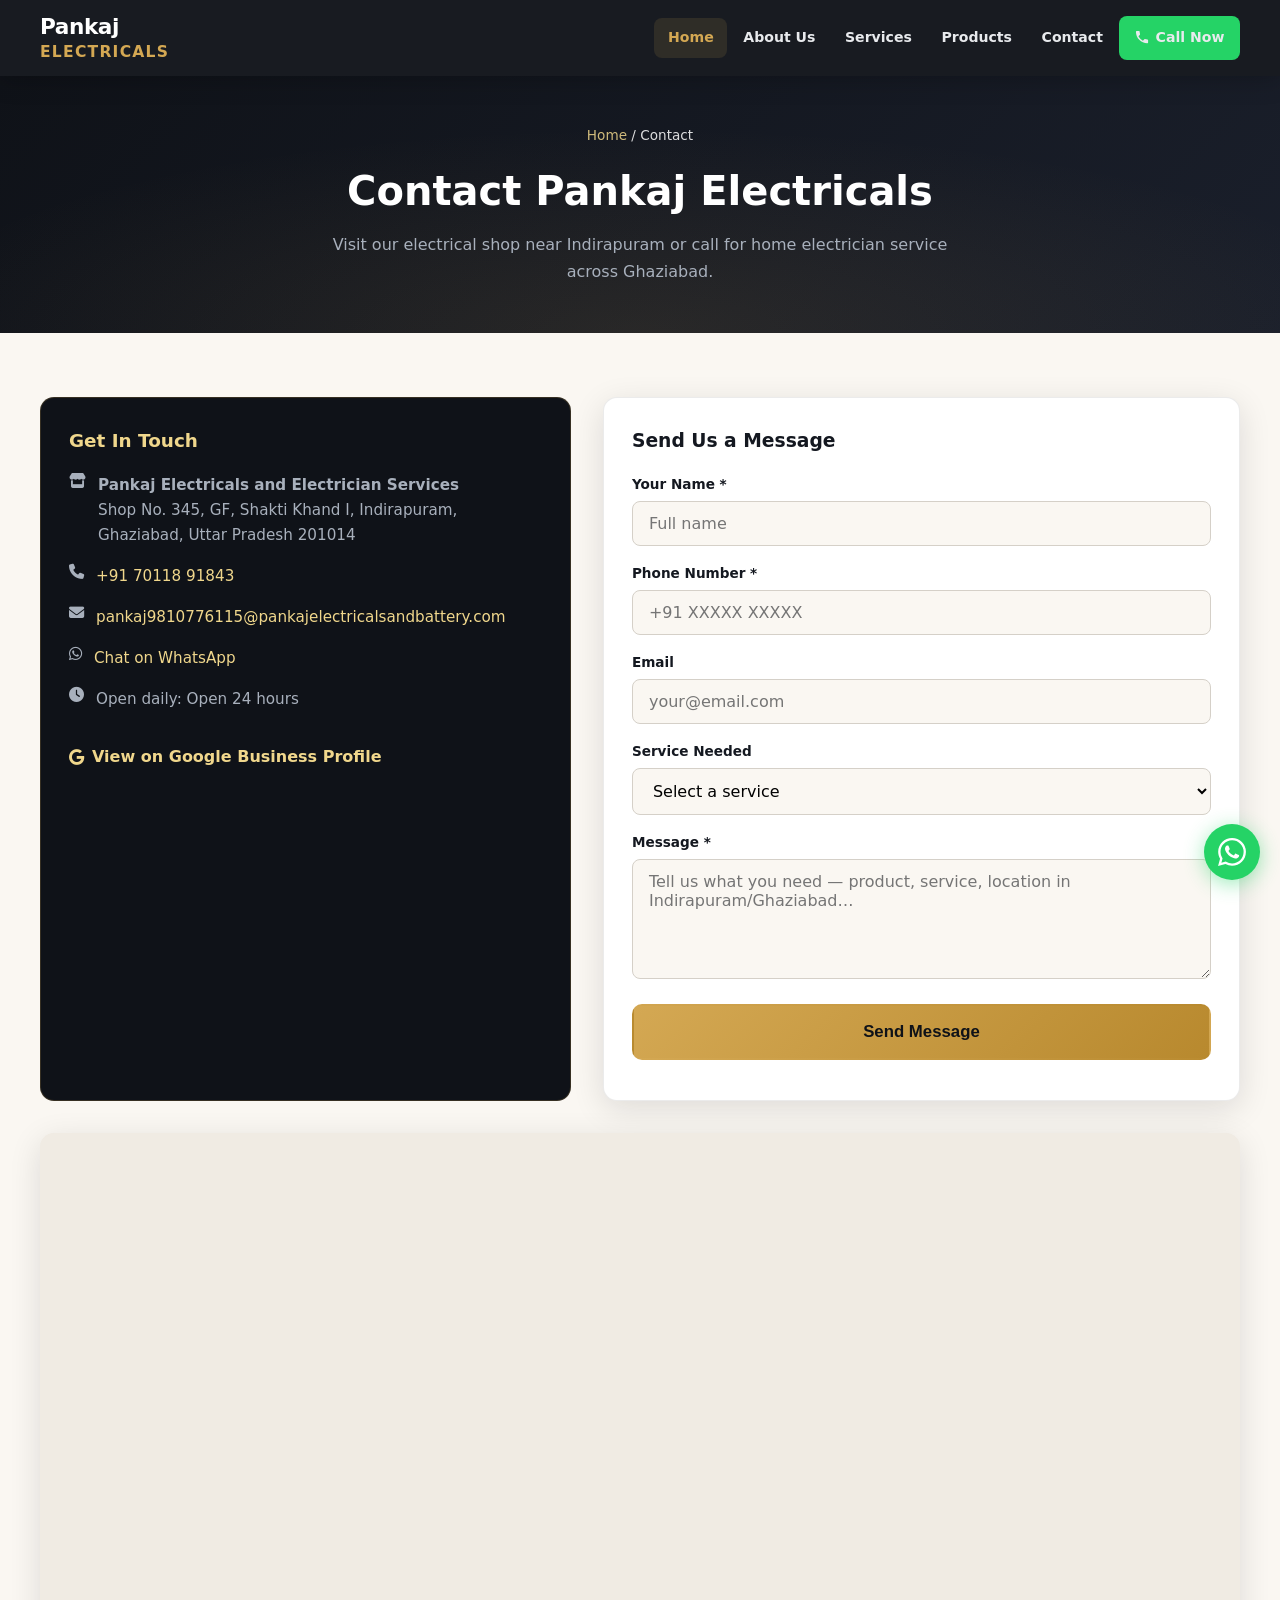
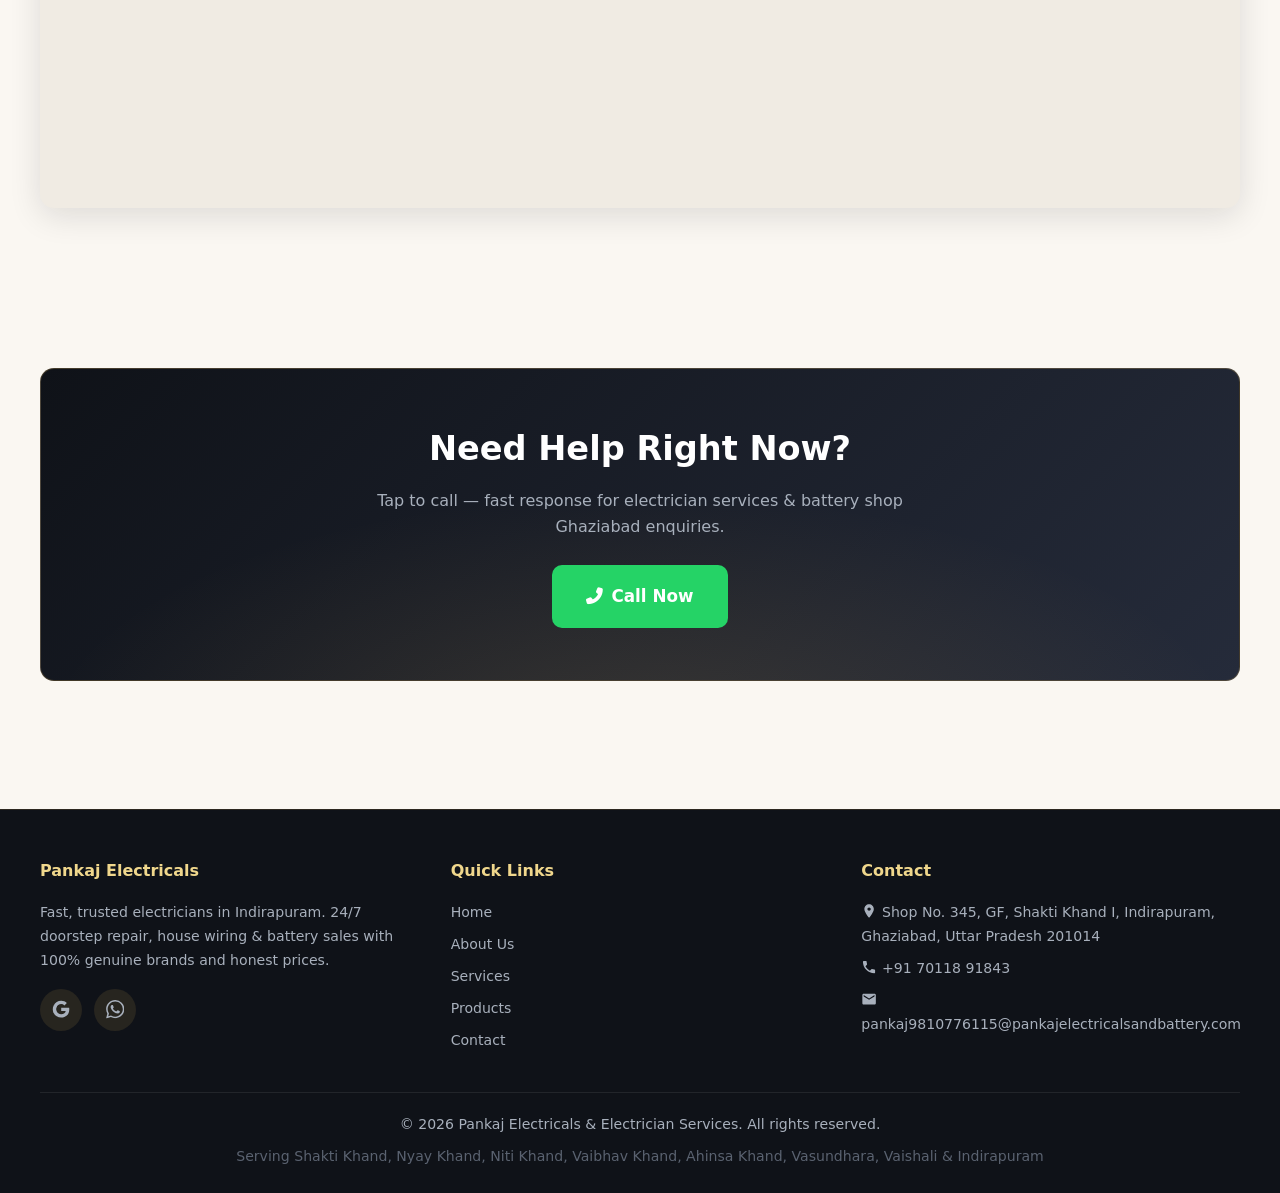
<file: contact.html>
<!DOCTYPE html>
<html lang="en">
<head>
  <meta charset="UTF-8" />
  <meta name="viewport" content="width=device-width, initial-scale=1.0" />
  <title>Contact Us | Pankaj Electricals Indirapuram — Call & Visit</title>
  <meta name="description" content="Contact Pankaj Electricals and Electrician Services in Indirapuram, Ghaziabad. Call or WhatsApp us for 24/7 electrical repairs, installations, inverter and battery services. Visit our Shakti Khand I shop or find us on Google Maps." />
  <link rel="canonical" href="https://pankajelectricalsandbattery.com/contact.html" />
  <link rel="stylesheet" href="https://cdnjs.cloudflare.com/ajax/libs/font-awesome/6.5.1/css/all.min.css" crossorigin="anonymous" referrerpolicy="no-referrer" />
  <link rel="stylesheet" href="style.css" />
</head>
<body>
  <svg xmlns="http://www.w3.org/2000/svg" style="display:none" aria-hidden="true">
    <symbol id="icon-phone" viewBox="0 0 24 24"><path fill="currentColor" d="M6.6 10.8c1.4 2.8 3.8 5.1 6.6 6.6l2.2-2.2c.3-.3.7-.4 1-.2 1.1.4 2.3.6 3.5.6.6 0 1 .4 1 1V20c0 .6-.4 1-1 1-9.4 0-17-7.6-17-17 0-.6.4-1 1-1h3.5c.6 0 1 .4 1 1 0 1.2.2 2.4.6 3.5.1.3 0 .7-.2 1L6.6 10.8z"/></symbol>
    <symbol id="icon-bars" viewBox="0 0 24 24"><path fill="currentColor" d="M3 6h18v2H3V6zm0 5h18v2H3v-2zm0 5h18v2H3v-2z"/></symbol>
    <symbol id="icon-times" viewBox="0 0 24 24"><path fill="currentColor" d="M18.3 5.7 12 12l6.3 6.3-1.4 1.4L10.6 13.4 4.3 19.7 2.9 18.3 9.2 12 2.9 5.7 4.3 4.3l6.3 6.3 6.3-6.3 1.4 1.4z"/></symbol>
    <symbol id="icon-whatsapp" viewBox="0 0 24 24"><path fill="currentColor" d="M17.472 14.382c-.297-.149-1.758-.867-2.03-.967-.273-.099-.471-.148-.67.15-.197.297-.767.966-.94 1.164-.173.199-.347.223-.644.075-.297-.15-1.255-.463-2.39-1.475-.883-.788-1.48-1.761-1.653-2.059-.173-.297-.018-.458.13-.606.134-.133.298-.347.446-.52.149-.174.198-.298.298-.497.099-.198.05-.371-.025-.52-.075-.149-.669-1.612-.916-2.207-.242-.579-.487-.5-.669-.51-.173-.008-.371-.01-.57-.01-.198 0-.52.074-.792.372-.272.297-1.04 1.016-1.04 2.479 0 1.462 1.065 2.875 1.213 3.074.149.198 2.096 3.2 5.077 4.487.709.306 1.262.489 1.694.625.712.227 1.36.195 1.871.118.571-.085 1.758-.719 2.006-1.413.248-.694.248-1.289.173-1.413-.074-.124-.272-.198-.57-.347m-5.421 7.403h-.004a9.87 9.87 0 0 1-5.031-1.378l-.361-.214-3.741.982.998-3.648-.235-.374a9.86 9.86 0 0 1-1.51-5.26c.001-5.45 4.436-9.884 9.888-9.884 2.64 0 5.122 1.03 6.988 2.898a9.825 9.825 0 0 1 2.893 6.994c-.003 5.45-4.435 9.884-9.884 9.884m8.413-18.297A11.815 11.815 0 0 0 12.05 0C5.495 0 .16 5.335.157 11.892c0 2.096.547 4.142 1.588 5.945L.057 24l6.305-1.654a11.882 11.882 0 0 0 5.683 1.448h.005c6.554 0 11.89-5.335 11.893-11.893a11.821 11.821 0 0 0-3.48-8.413z"/></symbol>
    <symbol id="icon-google" viewBox="0 0 24 24"><path fill="currentColor" d="M22.56 12.25c0-.78-.07-1.53-.2-2.25H12v4.26h5.92c-.26 1.37-1.04 2.53-2.21 3.31v2.77h3.57c2.08-1.92 3.28-4.74 3.28-8.09z"/><path fill="currentColor" d="M12 23c2.97 0 5.46-.98 7.28-2.66l-3.57-2.77c-.98.66-2.23 1.06-3.71 1.06-2.86 0-5.29-1.93-6.16-4.53H2.18v2.84C3.99 20.53 7.7 23 12 23z"/><path fill="currentColor" d="M5.84 14.09c-.22-.66-.35-1.36-.35-2.09s.13-1.43.35-2.09V7.07H2.18C1.43 8.55 1 10.22 1 12s.43 3.45 1.18 4.93l2.85-2.22.81-.62z"/><path fill="currentColor" d="M12 5.38c1.62 0 3.06.56 4.21 1.64l3.15-3.15C17.45 2.09 14.97 1 12 1 7.7 1 3.99 3.47 2.18 7.07l3.66 2.84c.87-2.6 3.3-4.53 6.16-4.53z"/></symbol>
    <symbol id="icon-envelope" viewBox="0 0 24 24"><path fill="currentColor" d="M20 4H4c-1.1 0-2 .9-2 2v12c0 1.1.9 2 2 2h16c1.1 0 2-.9 2-2V6c0-1.1-.9-2-2-2zm0 4-8 5-8-5V6l8 5 8-5v2z"/></symbol>
    <symbol id="icon-map" viewBox="0 0 24 24"><path fill="currentColor" d="M12 2C8.13 2 5 5.13 5 9c0 5.25 7 13 7 13s7-7.75 7-13c0-3.87-3.13-7-7-7zm0 9.5c-1.38 0-2.5-1.12-2.5-2.5s1.12-2.5 2.5-2.5 2.5 1.12 2.5 2.5-1.12 2.5-2.5 2.5z"/></symbol>
    <symbol id="icon-star" viewBox="0 0 24 24"><path fill="currentColor" d="M12 17.27 18.18 21l-1.64-7.03L22 9.24l-7.19-.61L12 2 9.19 8.63 2 9.24l5.46 4.73L5.82 21z"/></symbol>
    <symbol id="icon-calendar" viewBox="0 0 24 24"><path fill="currentColor" d="M19 4h-1V2h-2v2H8V2H6v2H5c-1.11 0-2 .9-2 2v14c0 1.1.89 2 2 2h14c1.1 0 2-.9 2-2V6c0-1.1-.9-2-2-2zm0 16H5V10h14v10zM5 8V6h14v2H5z"/></symbol>
    <symbol id="icon-bolt" viewBox="0 0 24 24"><path fill="currentColor" d="M11 21h-1l1-7H7.5c-.58 0-.57-.32-.38-.66.19-.34.05-.08 7.82-10.66.39-.67.74-.56 1.06.21v7h4l-1 7h1l-1-7h3.5c.49 0 .56.33.47.51l-.07.15L12 21z"/></symbol>
    <symbol id="icon-shield" viewBox="0 0 24 24"><path fill="currentColor" d="M12 1 3 5v6c0 5.55 3.84 10.74 9 12 5.16-1.26 9-6.45 9-12V5l-9-4zm0 10.99h7c-.53 4.12-3.28 7.79-7 8.94V12H5V6.3l7-3.11v8.8z"/></symbol>
    <symbol id="icon-check" viewBox="0 0 24 24"><path fill="currentColor" d="M9 16.17 4.83 12l-1.42 1.41L9 19 21 7l-1.41-1.41z"/></symbol>
  </svg>

  <header id="header" role="banner">
    <div class="header-inner">
      <a href="index.html" class="logo-link" aria-label="Pankaj Electricals Home">
        <span class="logo-text">Pankaj<em>Electricals</em></span>
      </a>
      <button id="mobile-toggle" aria-label="Toggle navigation menu" aria-expanded="false" aria-controls="navbar">
        <svg class="icon" aria-hidden="true"><use href="#icon-bars"></use></svg>
      </button>
      <nav aria-label="Main navigation">
        <ul id="navbar">
          <li><a href="index.html" class="active">Home</a></li>
          <li><a href="about.html">About Us</a></li>
          <li><a href="services.html">Services</a></li>
          <li><a href="products.html">Products</a></li>
          <li><a href="contact.html">Contact</a></li>
          <li class="nav-cta"><a href="tel:+917011891843" class="btn btn-call" data-phone aria-label="Call Pankaj Electricals now"><svg class="icon" aria-hidden="true"><use href="#icon-phone"></use></svg> Call Now</a></li>
        </ul>
      </nav>
    </div>
  </header>

  <main>
    <section class="page-hero">
      <div class="container">
        <nav class="breadcrumb" aria-label="Breadcrumb"><a href="index.html">Home</a> / Contact</nav>
        <h1>Contact Pankaj Electricals</h1>
        <p>Visit our electrical shop near Indirapuram or call for home electrician service across Ghaziabad.</p>
      </div>
    </section>

    <section class="container section-p1">
      <div class="contact-grid">
        <aside class="contact-info-card">
          <h3>Get In Touch</h3>
          <ul>
            <li><i class="fas fa-store"></i> <span><strong>Pankaj Electricals and Electrician Services</strong><br />Shop No. 345, GF, Shakti Khand I, Indirapuram, Ghaziabad, Uttar Pradesh 201014</span></li>
            <li><i class="fas fa-phone"></i> <span><a href="tel:+917011891843" data-phone data-phone-text>+91 7011891843</a></span></li>
            <li><i class="fas fa-envelope"></i> <span><a href="mailto:pankaj9810776115@pankajelectricalsandbattery.com" data-email data-email-text>pankaj9810776115@pankajelectricalsandbattery.com</a></span></li>
            <li><i class="fab fa-whatsapp"></i> <span><a href="https://wa.me/917011891843" data-whatsapp>Chat on WhatsApp</a></span></li>
            <li><i class="fas fa-clock"></i> <span>Open daily: Open 24 hours</span></li>
          </ul>
          <a href="https://maps.app.goo.gl/8cvKbV5vpUjrfmij6" class="gbp-link" target="_blank" rel="noopener noreferrer">
            <i class="fab fa-google"></i> View on Google Business Profile
          </a>
        </aside>

        <div>
          <form id="contact-form" class="contact-form" action="https://formsubmit.co/pankaj9810776115@pankajelectricalsandbattery.com" method="POST">
            <h3 style="margin-bottom:1rem;">Send Us a Message</h3>
            <input type="hidden" name="_subject" value="Pankaj Electricals — Customer Enquiry" />
            <input type="hidden" name="_captcha" value="false" />
            <input type="text" name="_honey" style="display:none" tabindex="-1" autocomplete="off" />
            <input type="hidden" name="_next" value="https://pankajelectricalsandbattery.com/contact.html?sent=1" />
            <input type="hidden" name="_template" value="table" />
            <input type="hidden" name="_autoresponse" 
                   value="Thank you for contacting Pankaj Electricals & Battery. Our team in Indirapuram/Ghaziabad will reply within 24 hours. — Pankaj Electricals" />

            <div class="form-group">
              <label for="name">Your Name *</label>
              <input type="text" id="name" name="name" required autocomplete="name" placeholder="Full name" />
            </div>
            <div class="form-group">
              <label for="phone">Phone Number *</label>
              <input type="tel" id="phone" name="phone" required autocomplete="tel" placeholder="+91 XXXXX XXXXX" pattern="[0-9+\s\-()]{10,15}" />
            </div>
            <div class="form-group">
              <label for="email">Email</label>
              <input type="email" id="email" name="email" autocomplete="email" placeholder="your@email.com" />
            </div>
            <div class="form-group">
              <label for="service">Service Needed</label>
              <select id="service" name="service">
                <option value="">Select a service</option>
                <option value="Electrical Fittings">Electrical Fittings</option>
                <option value="House Wiring">House Wiring</option>
                <option value="Repairs">Electrical Repairs</option>
                <option value="Battery Sales">Battery Sales</option>
                <option value="Inverter Installation">Inverter Installation</option>
                <option value="Product Enquiry">Product Enquiry</option>
              </select>
            </div>
            <div class="form-group">
              <label for="message">Message *</label>
              <textarea id="message" name="message" required placeholder="Tell us what you need — product, service, location in Indirapuram/Ghaziabad…"></textarea>
            </div>
            <button type="submit" class="btn btn-primary btn-lg" style="width:100%;">Send Message</button>
            <p id="form-status" class="form-status" role="status"></p>
          </form>
        </div>
      </div>

      <div class="map-wrap" aria-label="Google Maps location">
        <iframe
          title="Pankaj Electricals location on Google Maps — Indirapuram Ghaziabad"
          src="https://www.google.com/maps/embed?pb=!1m18!1m12!1m3!1d3502.697789!2d77.3599948!3d28.647373!2m3!1f0!2f0!3f0!3m2!1i1024!2i768!4f13.1!3m3!1m2!1s0x390cfab0a101d15f%3A0xde86f8678eadf18c!2sPankaj%20Electricals%20and%20Electrician%20services!5e0!3m2!1sen!2sin!4v1719158400000!5m2!1sen!2sin"
          loading="lazy"
          referrerpolicy="no-referrer-when-downgrade"
          allowfullscreen>
        </iframe>
      </div>
    </section>

    <section class="container section-p1">
      <div class="cta-banner">
        <h2>Need Help Right Now?</h2>
        <p>Tap to call — fast response for electrician services &amp; battery shop Ghaziabad enquiries.</p>
        <a href="tel:+917011891843" class="btn btn-call btn-lg" data-phone><i class="fas fa-phone-alt"></i> Call Now</a>
      </div>
    </section>
  </main>

  <footer id="footer" role="contentinfo">
    <div class="container">
      <div class="footer-grid">
        <div>
          <h4>Pankaj Electricals</h4>
          <p>Fast, trusted electricians in Indirapuram. 24/7 doorstep repair, house wiring &amp; battery sales with 100% genuine brands and honest prices.</p>
          <div class="social-links">
            <a href="https://www.google.com/maps/search/?api=1&query=Pankaj+Electricals+Indirapuram" 
   target="_blank" rel="noopener noreferrer" aria-label="Google Business Profile">
   <svg class="icon" aria-hidden="true"><use href="#icon-google"></use></svg>
</a>
            <a href="https://wa.me/917011891843" data-whatsapp target="_blank" rel="noopener noreferrer" aria-label="WhatsApp"><svg class="icon" aria-hidden="true"><use href="#icon-whatsapp"></use></svg></a>
          </div>
        </div>
        <div>
          <h4>Quick Links</h4>
          <ul>
            <li><a href="index.html">Home</a></li>
            <li><a href="about.html">About Us</a></li>
            <li><a href="services.html">Services</a></li>
            <li><a href="products.html">Products</a></li>
            <li><a href="contact.html">Contact</a></li>
          </ul>
        </div>
        <div>
          <h4>Contact</h4>
          <ul>
            <li><svg class="icon" aria-hidden="true"><use href="#icon-map"></use></svg> <span data-address>Shop No. 345, GF, Shakti Khand I, Indirapuram, Ghaziabad, Uttar Pradesh 201014</span></li>
            <li><a href="tel:+917011891843" data-phone><svg class="icon" aria-hidden="true"><use href="#icon-phone"></use></svg> <span data-phone-text>+91 70118 91843</span></a></li>
            <li><a href="mailto:pankaj9810776115@pankajelectricalsandbattery.com" data-email><svg class="icon" aria-hidden="true"><use href="#icon-envelope"></use></svg> <span data-email-text>pankaj9810776115@pankajelectricalsandbattery.com</span></a></li>
          </ul>
        </div>
      </div>
      <div class="footer-bottom">
        <p>&copy; 2026 Pankaj Electricals &amp; Electrician Services. All rights reserved.</p>
        <p class="footer-areas">Serving Shakti Khand, Nyay Khand, Niti Khand, Vaibhav Khand, Ahinsa Khand, Vasundhara, Vaishali &amp; Indirapuram</p>
      </div>
    </div>
  </footer>

  <a href="https://wa.me/917011891843" class="whatsapp-float" data-whatsapp aria-label="Chat on WhatsApp" target="_blank" rel="noopener noreferrer">
    <svg class="icon" aria-hidden="true"><use href="#icon-whatsapp"></use></svg>
  </a>

  <div class="mobile-call-bar" role="navigation" aria-label="Quick contact">
    <a href="tel:+917011891843" class="mobile-bar-btn mobile-bar-call" data-phone aria-label="Call now">
      <svg class="icon" aria-hidden="true"><use href="#icon-phone"></use></svg><span>Call Now</span>
    </a>
    <a href="https://wa.me/917011891843" class="mobile-bar-btn mobile-bar-whatsapp" data-whatsapp target="_blank" rel="noopener noreferrer" aria-label="WhatsApp">
      <svg class="icon" aria-hidden="true"><use href="#icon-whatsapp"></use></svg><span>WhatsApp</span>
    </a>
  </div>

  <script src="script.js" defer></script>
</body>
</html>
</file>
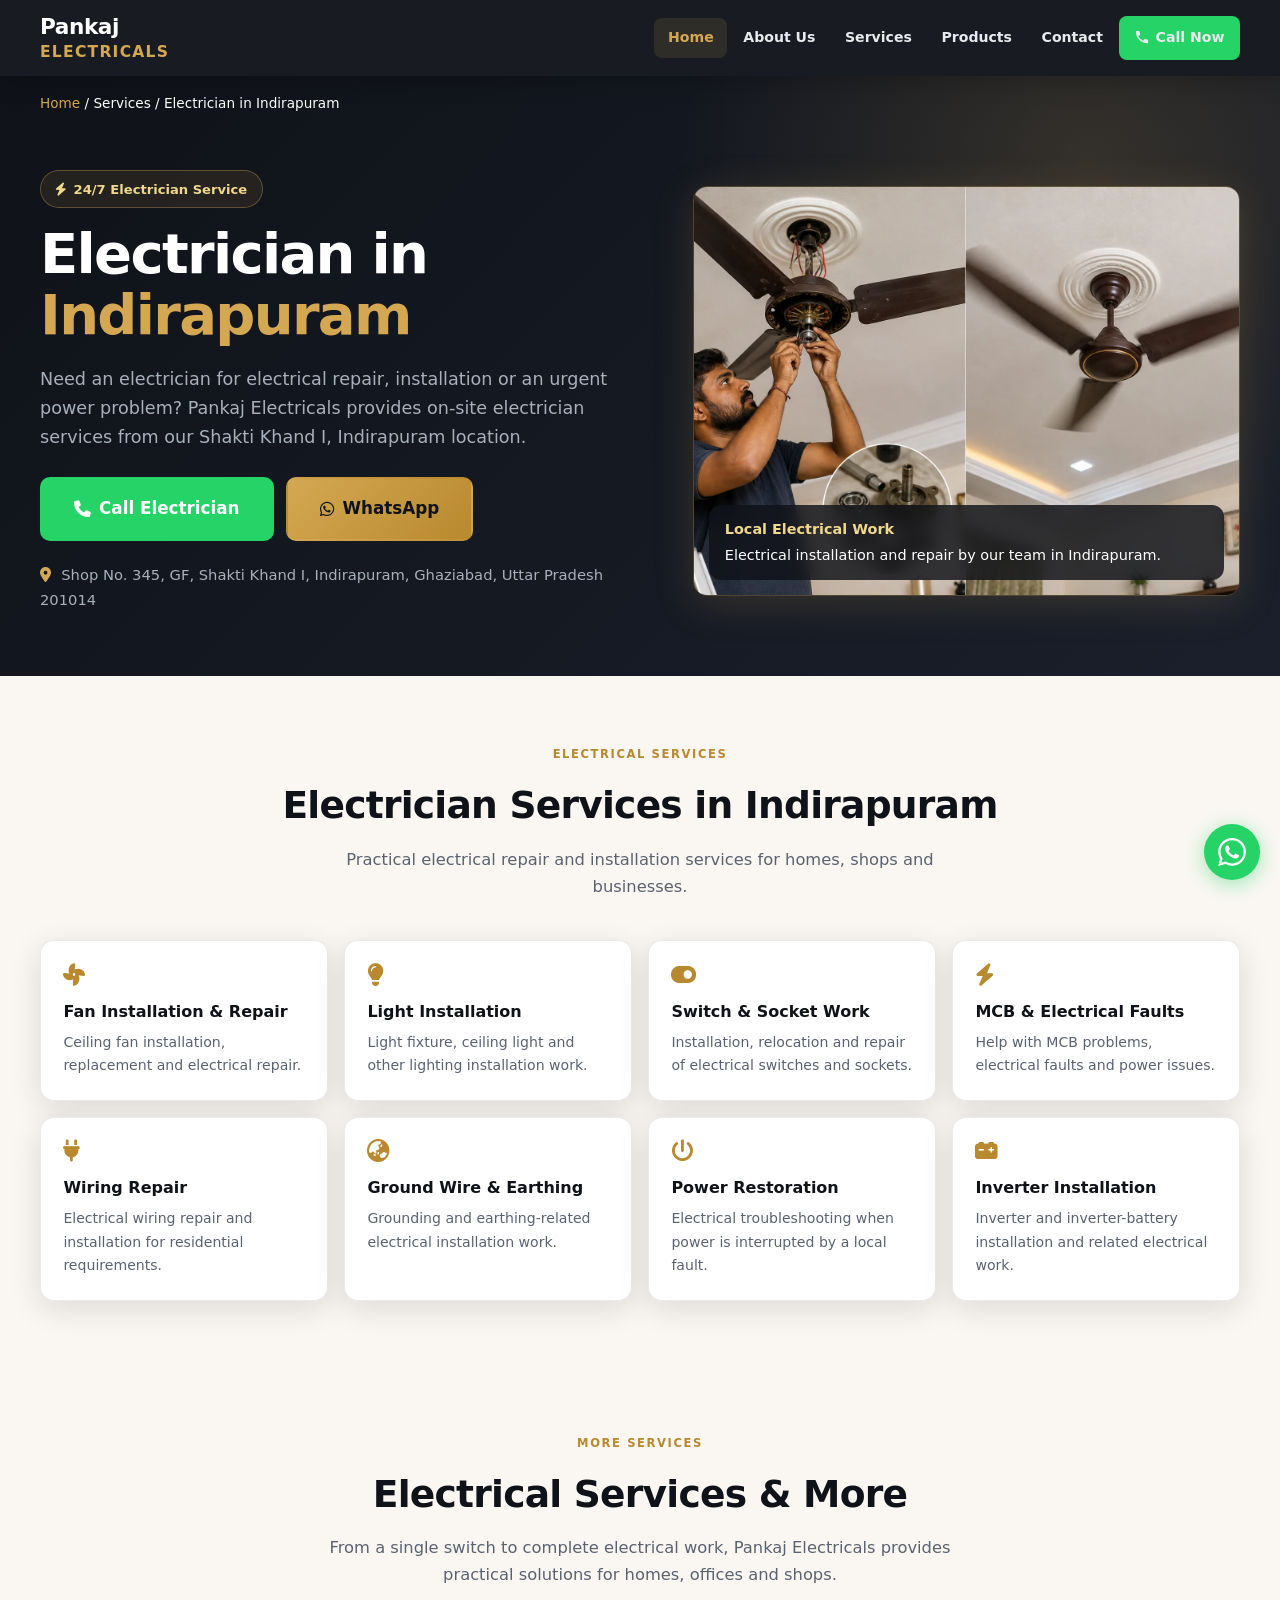
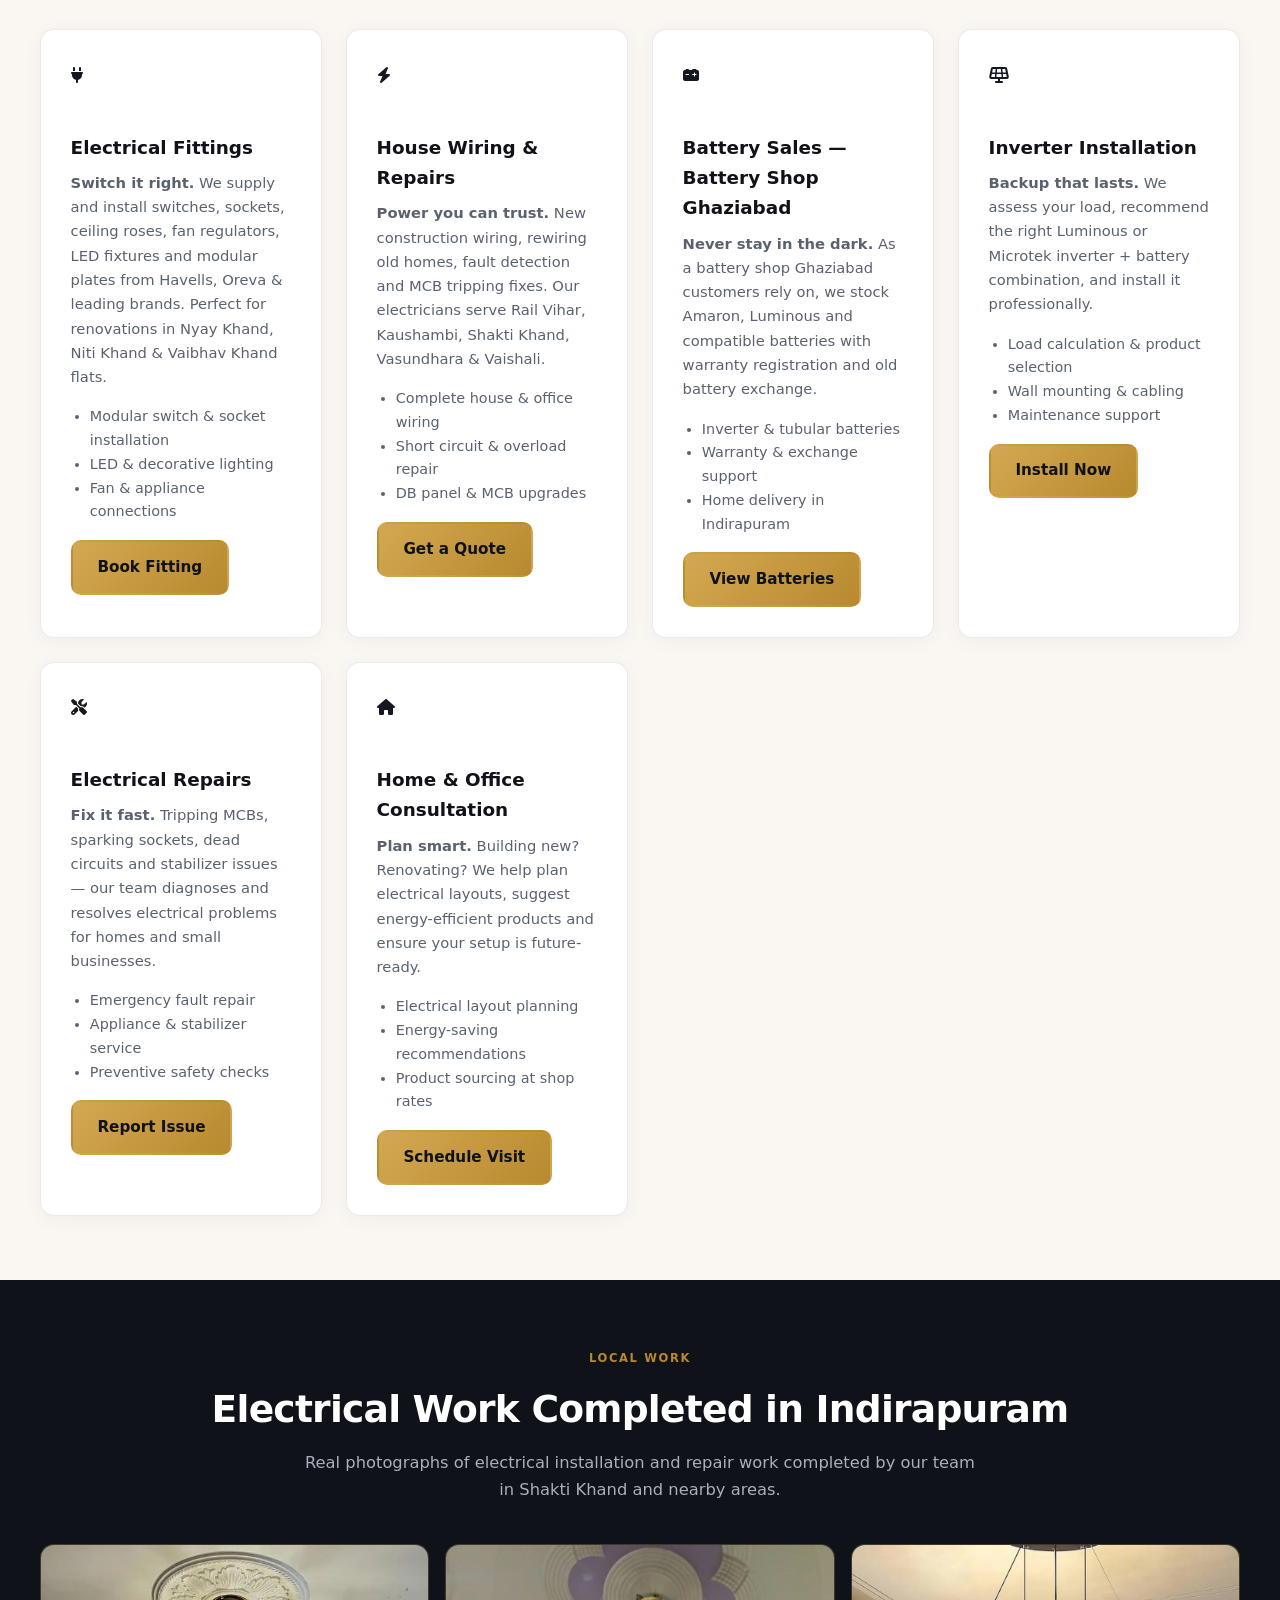
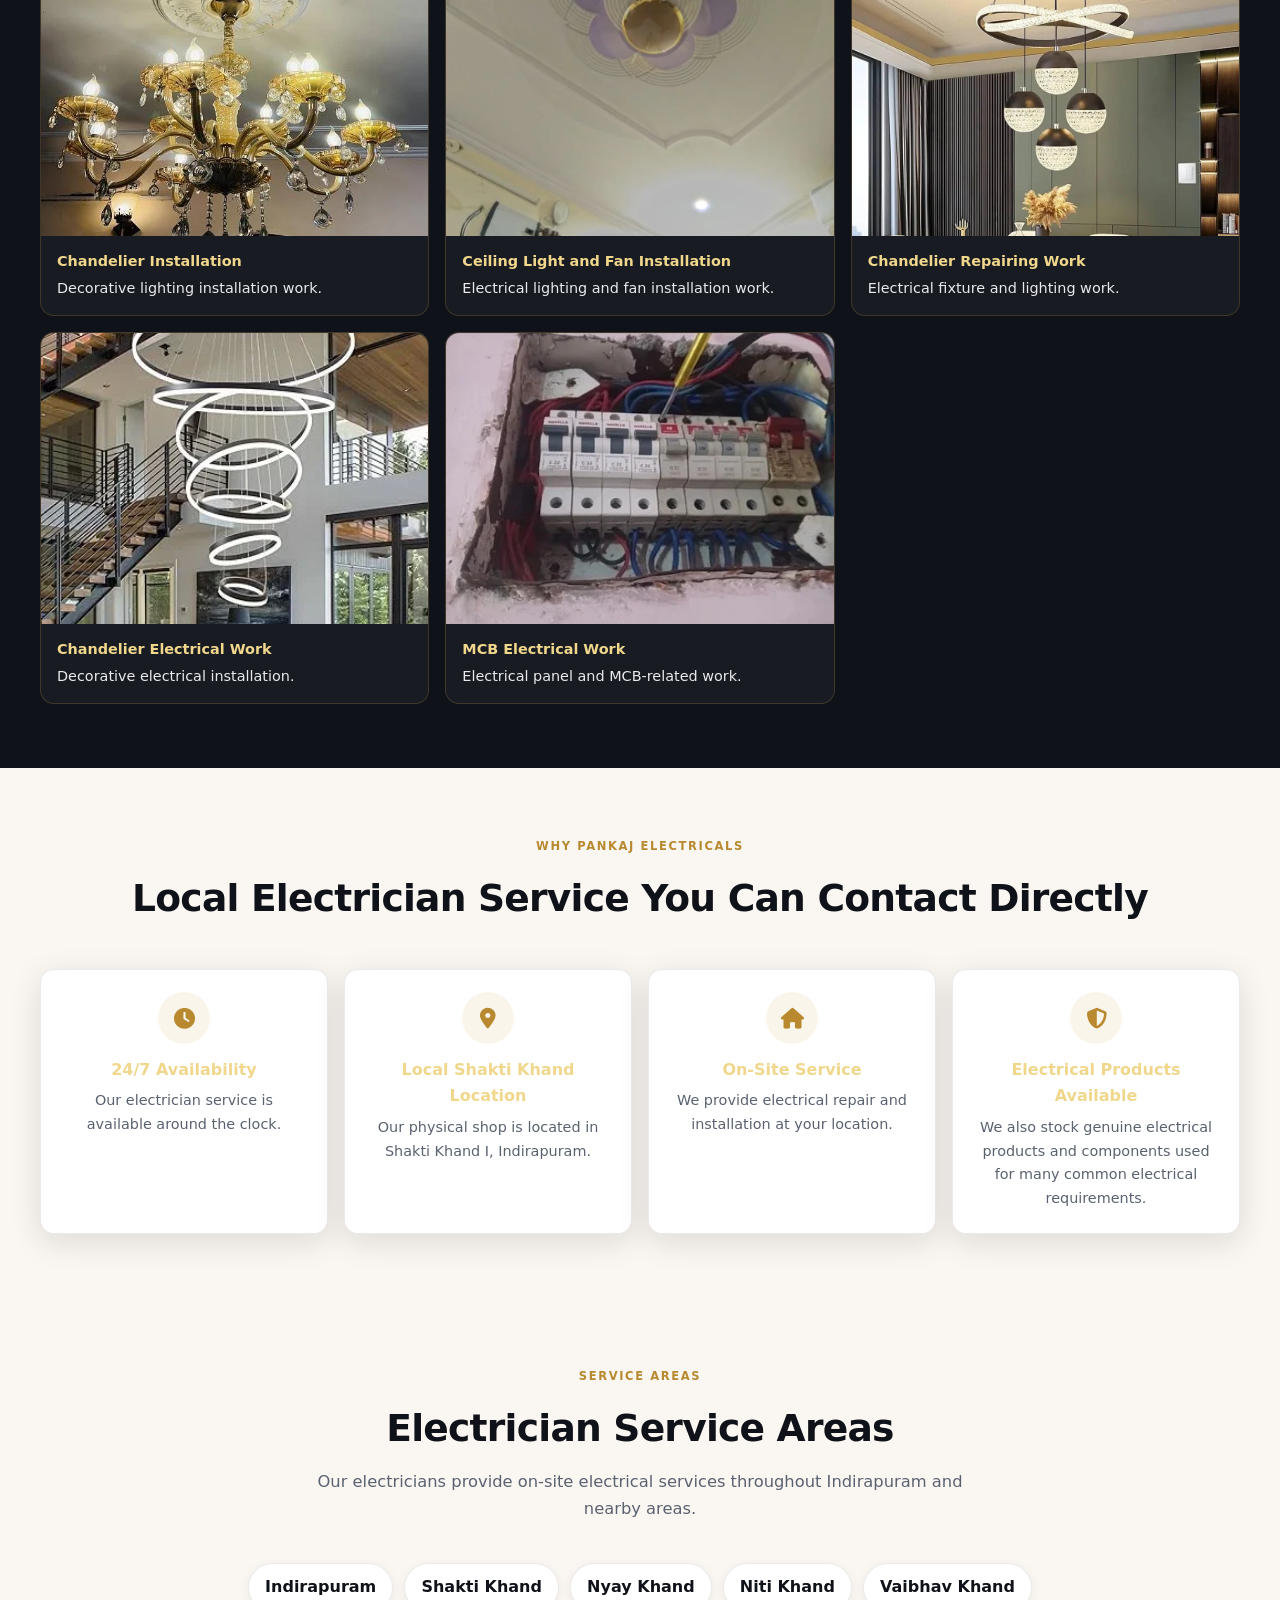
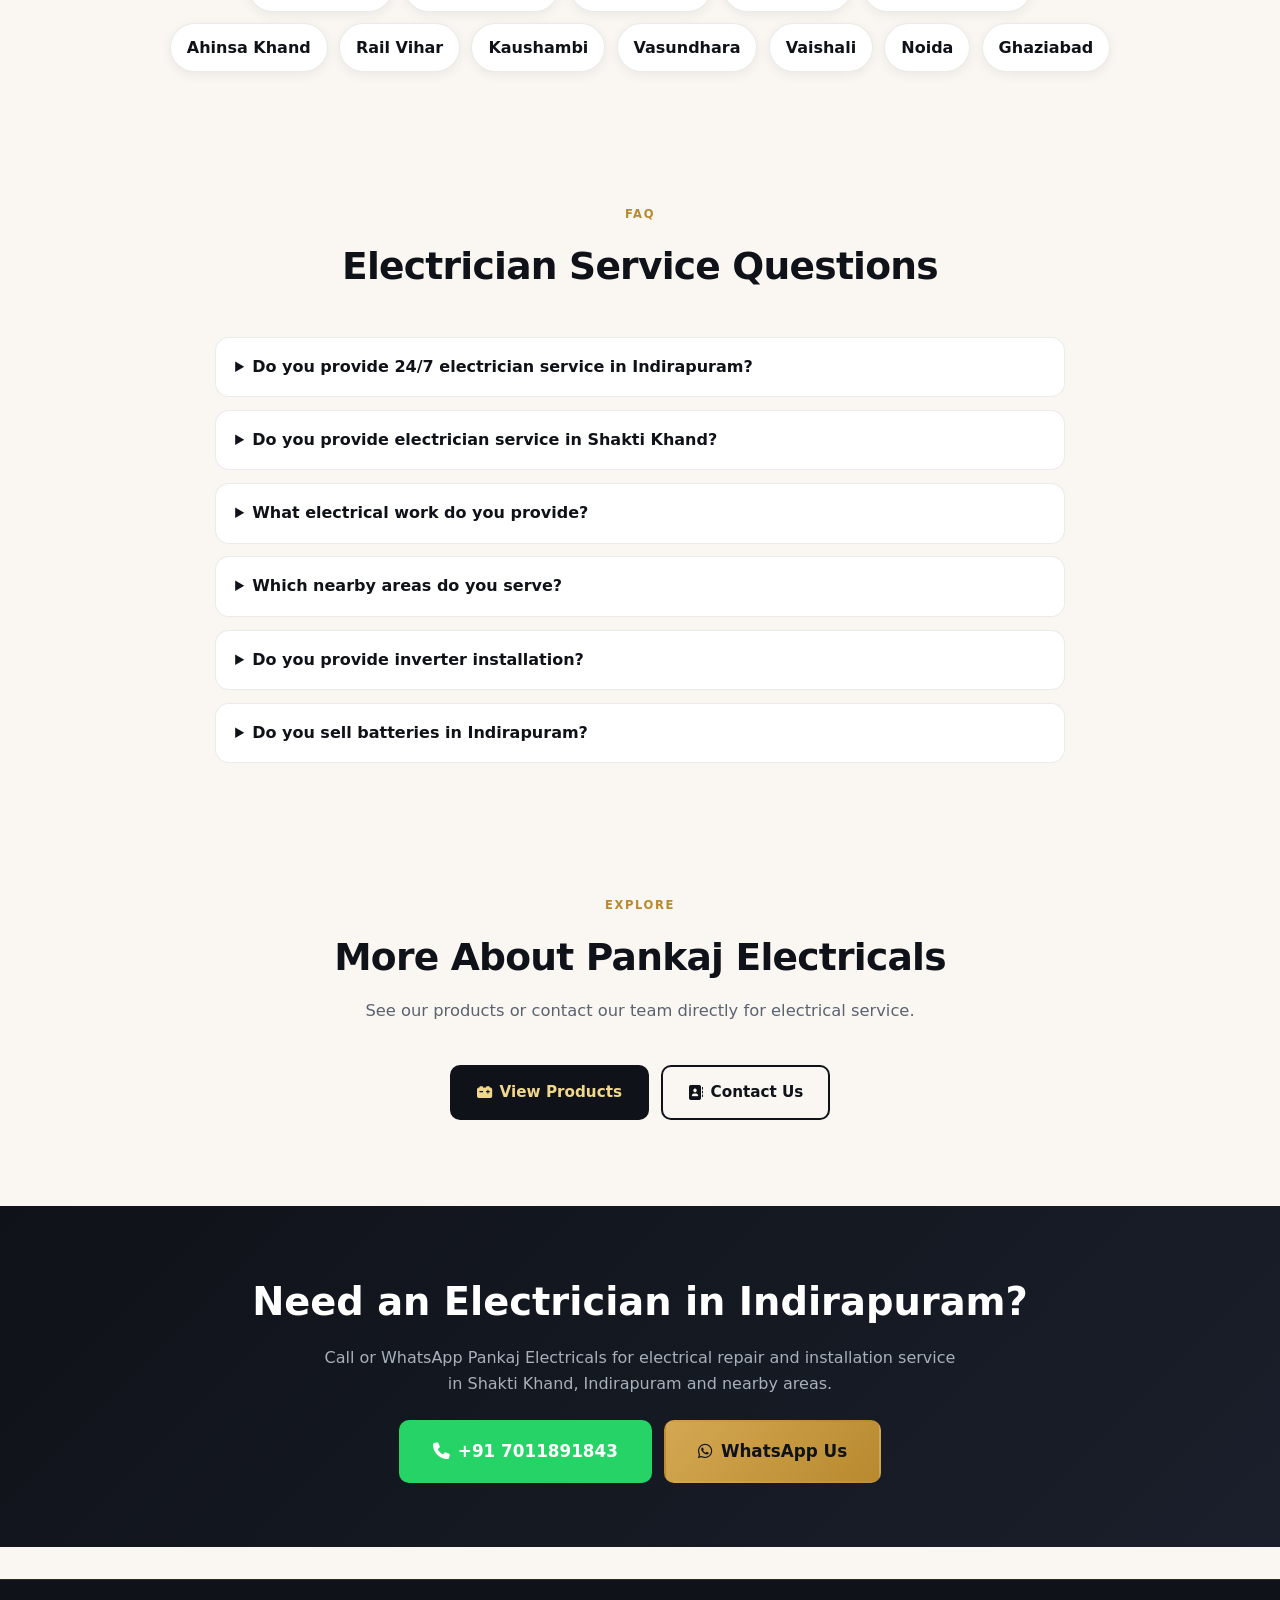
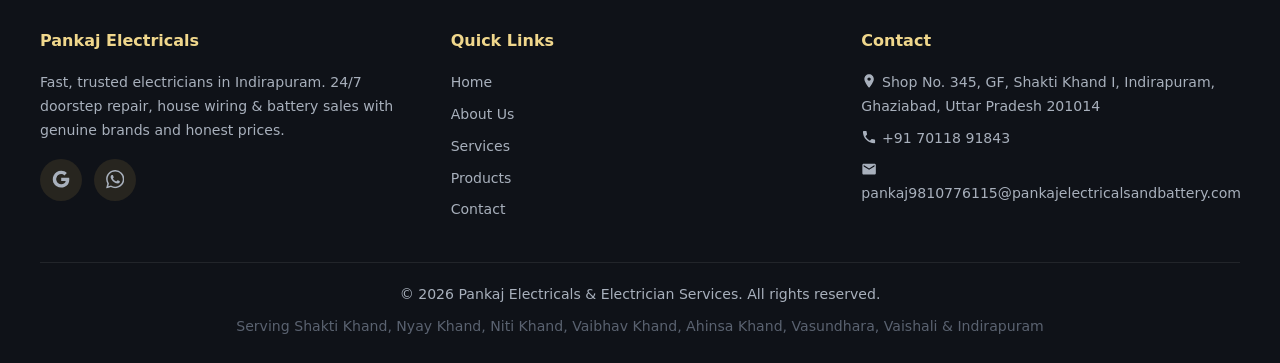
<file: services.html>
<!DOCTYPE html>
<html lang="en">
<head>
  <meta charset="UTF-8" />
  <meta name="viewport" content="width=device-width, initial-scale=1.0" />

  <title>Electrician in Indirapuram | 24/7 Electrical Services | Pankaj Electricals</title>

  <meta
    name="description"
    content="Need an electrician in Indirapuram? Pankaj Electricals provides 24/7 electrical repair, installation, wiring, fan, light, switch, socket, MCB, inverter and power restoration services from Shakti Khand I."
  />

  <meta
    name="keywords"
    content="electrician in Indirapuram, electrician near me, electrician Shakti Khand, 24 hour electrician Indirapuram, electrical repair Indirapuram, electrician Ghaziabad"
  />

  <link
    rel="canonical"
    href="https://pankajelectricalsandbattery.com/services.html"
  />

  <link
    rel="stylesheet"
    href="https://cdnjs.cloudflare.com/ajax/libs/font-awesome/6.5.1/css/all.min.css"
    crossorigin="anonymous"
    referrerpolicy="no-referrer"
    media="print"
    onload="this.media='all'"
  />

  <noscript>
    <link
      rel="stylesheet"
      href="https://cdnjs.cloudflare.com/ajax/libs/font-awesome/6.5.1/css/all.min.css"
      crossorigin="anonymous"
      referrerpolicy="no-referrer"
    />
  </noscript>

  <link rel="stylesheet" href="style.css" />

  <style>
    /* =========================================================
       ELECTRICIAN SERVICES - MERGED PAGE
       Page-specific CSS
       ========================================================= */

    .electrician-hero {
      margin-top: var(--header-h);
      background:
        radial-gradient(circle at 85% 15%, rgba(212,168,83,.16), transparent 34%),
        linear-gradient(135deg, var(--charcoal), var(--charcoal-soft));
      color: var(--white);
      overflow: hidden;
    }

    .electrician-hero-inner {
      min-height: 560px;
      display: grid;
      grid-template-columns: 1.05fr .95fr;
      align-items: center;
      gap: 3rem;
      padding: 3.5rem 0 4rem;
    }

    .electrician-breadcrumb {
      padding-top: 1rem;
      font-size: .85rem;
    }

    .electrician-breadcrumb a {
      color: var(--gold);
    }

    .electrician-hero-copy {
      max-width: 650px;
    }

    .electrician-badge {
      display: inline-flex;
      align-items: center;
      gap: .45rem;
      padding: .45rem .9rem;
      border: 1px solid rgba(212,168,83,.35);
      background: rgba(212,168,83,.1);
      color: var(--gold-light);
      border-radius: 999px;
      font-size: .82rem;
      font-weight: 700;
      margin-bottom: 1rem;
    }

    .electrician-hero-copy h1 {
      font-size: clamp(2.2rem, 5vw, 3.5rem);
      line-height: 1.08;
      letter-spacing: -.03em;
      margin-bottom: 1.2rem;
    }

    .electrician-hero-copy h1 span {
      color: var(--gold);
    }

    .electrician-hero-copy p {
      color: var(--text-muted-dark);
      font-size: 1.1rem;
      max-width: 600px;
      margin-bottom: 1.6rem;
    }

    .electrician-actions {
      display: flex;
      flex-wrap: wrap;
      gap: .75rem;
      margin-bottom: 1.4rem;
    }

    .electrician-location {
      color: var(--text-muted-dark);
      font-size: .92rem;
    }

    .electrician-location i {
      color: var(--gold);
      margin-right: .35rem;
    }

    .electrician-hero-visual {
      position: relative;
      max-width: 560px;
      margin-left: auto;
    }

    .electrician-hero-image {
      width: 100%;
      aspect-ratio: 4 / 3;
      object-fit: cover;
      display: block;
      border-radius: var(--radius);
      border: 1px solid rgba(212,168,83,.3);
      box-shadow: var(--shadow-gold);
    }

    .hero-image-caption {
      position: absolute;
      left: 1rem;
      bottom: 1rem;
      right: 1rem;
      padding: .8rem 1rem;
      border-radius: 12px;
      background: rgba(15,18,24,.82);
      backdrop-filter: blur(8px);
      color: var(--white);
      font-size: .9rem;
    }

    .hero-image-caption strong {
      display: block;
      color: var(--gold-light);
      margin-bottom: .15rem;
    }

    /* Electrician service cards */

    .electrician-services-grid {
      display: grid;
      grid-template-columns: repeat(4, 1fr);
      gap: 1rem;
    }

    .electrician-service-card {
      background: var(--white);
      border: 1px solid var(--border-soft);
      border-radius: var(--radius);
      padding: 1.4rem;
      box-shadow: var(--shadow);
      transition: transform .2s, border-color .2s;
    }

    .electrician-service-card:hover {
      transform: translateY(-3px);
      border-color: rgba(212,168,83,.5);
    }

    .electrician-service-card i {
      color: var(--gold-dark);
      font-size: 1.4rem;
      margin-bottom: .8rem;
    }

    .electrician-service-card h3 {
      font-size: 1rem;
      margin-bottom: .35rem;
      color: var(--charcoal);
    }

    .electrician-service-card p {
      font-size: .88rem;
      color: var(--text-muted);
    }

    /* Local proof */

    .local-proof {
      background: var(--charcoal);
      color: var(--text-on-dark);
    }

    .local-proof .section-title h2 {
      color: var(--white);
    }

    .local-proof .section-title p {
      color: var(--text-muted-dark);
    }

    .service-gallery {
      display: grid;
      grid-template-columns: repeat(3, 1fr);
      gap: 1rem;
    }

    .service-gallery figure {
      margin: 0;
      overflow: hidden;
      border-radius: var(--radius);
      background: rgba(255,255,255,.04);
      border: 1px solid rgba(212,168,83,.2);
    }

    .service-gallery img {
      width: 100%;
      aspect-ratio: 4 / 3;
      object-fit: cover;
      display: block;
    }

    .service-gallery figcaption {
      padding: .9rem 1rem;
      color: var(--text-on-dark);
      font-size: .9rem;
    }

    .service-gallery figcaption strong {
      color: var(--gold-light);
      display: block;
      margin-bottom: .2rem;
    }

    /* Why us */

    .why-grid {
      display: grid;
      grid-template-columns: repeat(4, 1fr);
      gap: 1rem;
    }

    .why-card {
      background: var(--white);
      border: 1px solid var(--border-soft);
      border-radius: var(--radius);
      padding: 1.4rem;
      box-shadow: var(--shadow);
    }

    .why-card-icon {
      margin-bottom: .8rem;
      font-size: 1.3rem;
      color: var(--gold-dark);
    }

    .why-card h3 {
      font-size: 1rem;
      margin-bottom: .4rem;
    }

    .why-card p {
      color: var(--text-muted);
      font-size: .9rem;
    }

    /* Areas */

    .areas-grid {
      display: flex;
      flex-wrap: wrap;
      justify-content: center;
      gap: .7rem;
      max-width: 950px;
      margin: auto;
    }

    .area-pill {
      padding: .65rem 1rem;
      border-radius: 999px;
      background: var(--white);
      border: 1px solid var(--border-soft);
      color: var(--charcoal);
      font-weight: 650;
      box-shadow: 0 3px 12px rgba(15,18,24,.06);
    }

    /* FAQ */

    .faq-list {
      max-width: 850px;
      margin: auto;
      display: grid;
      gap: .8rem;
    }

    .faq-list details {
      background: var(--white);
      border: 1px solid var(--border-soft);
      border-radius: var(--radius);
      padding: 1rem 1.2rem;
    }

    .faq-list summary {
      cursor: pointer;
      font-weight: 750;
      color: var(--charcoal);
    }

    .faq-list details p {
      margin-top: .7rem;
      color: var(--text-muted);
      font-size: .95rem;
    }

    /* Final CTA */

    .electrician-cta {
      background: linear-gradient(135deg, var(--charcoal), var(--charcoal-soft));
      color: var(--white);
      text-align: center;
    }

    .electrician-cta h2 {
      color: var(--white);
      font-size: clamp(1.7rem, 4vw, 2.4rem);
      margin-bottom: .7rem;
    }

    .electrician-cta p {
      color: var(--text-muted-dark);
      max-width: 650px;
      margin: 0 auto 1.4rem;
    }

    .electrician-cta-actions {
      display: flex;
      justify-content: center;
      flex-wrap: wrap;
      gap: .75rem;
    }

    /* Mobile */

    @media (max-width: 1000px) {

      .electrician-hero-inner {
        grid-template-columns: 1fr;
        min-height: auto;
      }

      .electrician-hero-copy {
        max-width: 760px;
      }

      .electrician-hero-visual {
        max-width: 760px;
        width: 100%;
        margin: 0 auto;
      }

      .electrician-services-grid,
      .why-grid {
        grid-template-columns: repeat(2, 1fr);
      }

      .service-gallery {
        grid-template-columns: repeat(2, 1fr);
      }
    }

    @media (max-width: 600px) {

      .electrician-hero-inner {
        padding: 2.5rem 0 3rem;
        gap: 2rem;
      }

      .electrician-hero-copy h1 {
        font-size: 2.25rem;
      }

      .electrician-hero-copy p {
        font-size: 1rem;
      }

      .electrician-actions,
      .electrician-cta-actions {
        flex-direction: column;
        align-items: stretch;
      }

      .electrician-actions .btn,
      .electrician-cta-actions .btn {
        width: 100%;
      }

      .electrician-services-grid,
      .why-grid,
      .service-gallery {
        grid-template-columns: 1fr;
      }

      .service-gallery img {
        aspect-ratio: 16 / 11;
      }

      .hero-image-caption {
        position: static;
        border-radius: 0 0 12px 12px;
        margin-top: -12px;
      }
    }
  </style>

  <!-- =========================================================
       LOCAL BUSINESS / ELECTRICIAN STRUCTURED DATA
       ========================================================= -->
  <script type="application/ld+json">
  {
    "@context": "https://schema.org",
    "@type": "Electrician",
    "@id": "https://pankajelectricalsandbattery.com/#electrician",
    "name": "Pankaj Electricals and Electrician Services",
    "url": "https://pankajelectricalsandbattery.com/services.html",
    "telephone": "+917011891843",
    "image": "https://pankajelectricalsandbattery.com/img/electrician/fan%20bearing.webp",
    "address": {
      "@type": "PostalAddress",
      "streetAddress": "Shop No. 345, GF, Shakti Khand I",
      "addressLocality": "Indirapuram",
      "addressRegion": "Uttar Pradesh",
      "postalCode": "201014",
      "addressCountry": "IN"
    },
    "areaServed": [
      "Indirapuram",
      "Shakti Khand",
      "Nyay Khand",
      "Niti Khand",
      "Vaibhav Khand",
      "Ahinsa Khand",
      "Rail Vihar",
      "Kaushambi",
      "Vasundhara",
      "Vaishali",
      "Noida",
      "Ghaziabad"
    ]
  }
  </script>

  <!-- =========================================================
       FAQ STRUCTURED DATA
       ========================================================= -->
  <script type="application/ld+json">
  {
    "@context": "https://schema.org",
    "@type": "FAQPage",
    "mainEntity": [
      {
        "@type": "Question",
        "name": "Do you provide 24/7 electrician service in Indirapuram?",
        "acceptedAnswer": {
          "@type": "Answer",
          "text": "Yes. Pankaj Electricals provides electrician services 24 hours a day in Indirapuram and nearby service areas."
        }
      },
      {
        "@type": "Question",
        "name": "Do you provide electrician service in Shakti Khand?",
        "acceptedAnswer": {
          "@type": "Answer",
          "text": "Yes. Our shop is located in Shakti Khand I, Indirapuram, and we provide on-site electrical services in Shakti Khand and nearby areas."
        }
      },
      {
        "@type": "Question",
        "name": "What electrical work do you provide?",
        "acceptedAnswer": {
          "@type": "Answer",
          "text": "We provide electrical repair and installation services including fans, lights, switches, sockets, wiring, MCBs, grounding, power restoration, inverter installation and electrical fittings."
        }
      },
      {
        "@type": "Question",
        "name": "Which nearby areas do you serve?",
        "acceptedAnswer": {
          "@type": "Answer",
          "text": "We serve Indirapuram, Shakti Khand, Nyay Khand, Niti Khand, Vaibhav Khand, Ahinsa Khand, Rail Vihar, Kaushambi, Vasundhara, Vaishali, Noida and nearby areas."
        }
      },
      {
        "@type": "Question",
        "name": "Do you provide inverter installation?",
        "acceptedAnswer": {
          "@type": "Answer",
          "text": "Yes. Pankaj Electricals provides inverter and inverter-battery installation along with related electrical work."
        }
      },
      {
        "@type": "Question",
        "name": "Do you sell batteries in Indirapuram?",
        "acceptedAnswer": {
          "@type": "Answer",
          "text": "Yes. Pankaj Electricals sells inverter and tubular batteries and provides warranty and old battery exchange support."
        }
      }
    ]
  }
  </script>
</head>

<body>

  <!-- =========================================================
       HEADER
       ========================================================= -->
  <header id="header" role="banner">

    <div class="header-inner">

      <a
        href="index.html"
        class="logo-link"
        aria-label="Pankaj Electricals Home"
      >
        <span class="logo-text">
          Pankaj<em>Electricals</em>
        </span>
      </a>

      <button
        id="mobile-toggle"
        aria-label="Toggle navigation menu"
        aria-expanded="false"
        aria-controls="navbar"
      >
        <svg class="icon" aria-hidden="true">
          <use href="#icon-bars"></use>
        </svg>
      </button>

      <nav aria-label="Main navigation">

        <ul id="navbar">

          <!-- Kept exactly as requested -->
          <li>
            <a href="index.html" class="active">Home</a>
          </li>

          <li>
            <a href="about.html">About Us</a>
          </li>

          <li>
            <a href="services.html">Services</a>
          </li>

          <li>
            <a href="products.html">Products</a>
          </li>

          <li>
            <a href="contact.html">Contact</a>
          </li>

          <li class="nav-cta">

            <a
              href="tel:+917011891843"
              class="btn btn-call"
              data-phone
              aria-label="Call Pankaj Electricals now"
            >
              <svg class="icon" aria-hidden="true">
                <use href="#icon-phone"></use>
              </svg>
              Call Now
            </a>

          </li>

        </ul>

      </nav>

    </div>

  </header>


  <main>

    <!-- =========================================================
         HERO — ELECTRICIAN IN INDIRAPURAM
         ========================================================= -->

    <section class="electrician-hero">

      <div class="container">

        <div class="electrician-breadcrumb">

          <a href="index.html">Home</a>
          <span> / </span>
          <span>Services</span>
          <span> / Electrician in Indirapuram</span>

        </div>


        <div class="electrician-hero-inner">

          <div class="electrician-hero-copy">

            <div class="electrician-badge">

              <i class="fas fa-bolt"></i>

              24/7 Electrician Service

            </div>


            <h1>
              Electrician in <span>Indirapuram</span>
            </h1>


            <p>
              Need an electrician for electrical repair, installation
              or an urgent power problem? Pankaj Electricals provides
              on-site electrician services from our Shakti Khand I,
              Indirapuram location.
            </p>


            <div class="electrician-actions">

              <a
                href="tel:+917011891843"
                class="btn btn-call btn-lg"
                data-phone
              >
                <i class="fas fa-phone"></i>
                Call Electrician
              </a>


              <a
                href="https://wa.me/917011891843"
                class="btn btn-primary btn-lg"
                data-whatsapp
                target="_blank"
                rel="noopener noreferrer"
              >
                <i class="fab fa-whatsapp"></i>
                WhatsApp
              </a>

            </div>


            <div class="electrician-location">

              <i class="fas fa-location-dot"></i>

              Shop No. 345, GF, Shakti Khand I,
              Indirapuram, Ghaziabad,
              Uttar Pradesh 201014

            </div>

          </div>


          <div class="electrician-hero-visual">

            <img
              class="electrician-hero-image"
              src="img/electrician/fan bearing.webp"
              alt="Electrical installation work by Pankaj Electricals in Indirapuram"
              width="800"
              height="600"
              fetchpriority="high"
              decoding="async"
            />

            <div class="hero-image-caption">

              <strong>Local Electrical Work</strong>

              Electrical installation and repair by our team
              in Indirapuram.

            </div>

          </div>

        </div>

      </div>

    </section>


    <!-- =========================================================
         ELECTRICIAN SERVICES
         ========================================================= -->

    <section class="section-p1">

      <div class="container">

        <div class="section-title">

          <span class="section-label">
            Electrical Services
          </span>

          <h2>Electrician Services in Indirapuram</h2>

          <p>
            Practical electrical repair and installation services
            for homes, shops and businesses.
          </p>

        </div>


        <div class="electrician-services-grid">


          <article class="electrician-service-card">

            <i class="fas fa-fan"></i>

            <h3>Fan Installation &amp; Repair</h3>

            <p>
              Ceiling fan installation, replacement and
              electrical repair.
            </p>

          </article>


          <article class="electrician-service-card">

            <i class="fas fa-lightbulb"></i>

            <h3>Light Installation</h3>

            <p>
              Light fixture, ceiling light and other
              lighting installation work.
            </p>

          </article>


          <article class="electrician-service-card">

            <i class="fas fa-toggle-on"></i>

            <h3>Switch &amp; Socket Work</h3>

            <p>
              Installation, relocation and repair of
              electrical switches and sockets.
            </p>

          </article>


          <article class="electrician-service-card">

            <i class="fas fa-bolt"></i>

            <h3>MCB &amp; Electrical Faults</h3>

            <p>
              Help with MCB problems, electrical faults
              and power issues.
            </p>

          </article>


          <article class="electrician-service-card">

            <i class="fas fa-plug"></i>

            <h3>Wiring Repair</h3>

            <p>
              Electrical wiring repair and installation
              for residential requirements.
            </p>

          </article>


          <article class="electrician-service-card">

            <i class="fas fa-earth-asia"></i>

            <h3>Ground Wire &amp; Earthing</h3>

            <p>
              Grounding and earthing-related electrical
              installation work.
            </p>

          </article>


          <article class="electrician-service-card">

            <i class="fas fa-power-off"></i>

            <h3>Power Restoration</h3>

            <p>
              Electrical troubleshooting when power is
              interrupted by a local fault.
            </p>

          </article>


          <article class="electrician-service-card">

            <i class="fas fa-car-battery"></i>

            <h3>Inverter Installation</h3>

            <p>
              Inverter and inverter-battery installation
              and related electrical work.
            </p>

          </article>


        </div>

      </div>

    </section>


    <!-- =========================================================
         BROADER SERVICES
         ========================================================= -->

    <section class="container section-p1">

      <div class="section-title">

        <span class="section-label">
          More Services
        </span>

        <h2>Electrical Services &amp; More</h2>

        <p>
          From a single switch to complete electrical work,
          Pankaj Electricals provides practical solutions for
          homes, offices and shops.
        </p>

      </div>


      <div class="services-grid">


        <article class="service-card" id="fittings">

          <div class="icon">
            <i class="fas fa-plug"></i>
          </div>

          <h2>Electrical Fittings</h2>

          <p>
            <strong>Switch it right.</strong>
            We supply and install switches, sockets, ceiling roses,
            fan regulators, LED fixtures and modular plates from
            Havells, Oreva &amp; leading brands. Perfect for
            renovations in Nyay Khand, Niti Khand &amp; Vaibhav Khand flats.
          </p>

          <ul style="margin:1rem 0;color:var(--text-muted);font-size:0.9rem;padding-left:1.2rem;">

            <li>Modular switch &amp; socket installation</li>
            <li>LED &amp; decorative lighting</li>
            <li>Fan &amp; appliance connections</li>

          </ul>

          <a
            href="tel:+917011891843"
            class="btn btn-primary"
            data-phone
          >
            Book Fitting
          </a>

        </article>


        <article class="service-card" id="wiring">

          <div class="icon">
            <i class="fas fa-bolt"></i>
          </div>

          <h2>House Wiring &amp; Repairs</h2>

          <p>
            <strong>Power you can trust.</strong>
            New construction wiring, rewiring old homes,
            fault detection and MCB tripping fixes. Our
            electricians serve Rail Vihar, Kaushambi,
            Shakti Khand, Vasundhara &amp; Vaishali.
          </p>

          <ul style="margin:1rem 0;color:var(--text-muted);font-size:0.9rem;padding-left:1.2rem;">

            <li>Complete house &amp; office wiring</li>
            <li>Short circuit &amp; overload repair</li>
            <li>DB panel &amp; MCB upgrades</li>

          </ul>

          <a
            href="tel:+917011891843"
            class="btn btn-primary"
            data-phone
          >
            Get a Quote
          </a>

        </article>


        <article class="service-card" id="battery">

          <div class="icon">
            <i class="fas fa-car-battery"></i>
          </div>

          <h2>Battery Sales — Battery Shop Ghaziabad</h2>

          <p>
            <strong>Never stay in the dark.</strong>
            As a battery shop Ghaziabad customers rely on,
            we stock Amaron, Luminous and compatible batteries
            with warranty registration and old battery exchange.
          </p>

          <ul style="margin:1rem 0;color:var(--text-muted);font-size:0.9rem;padding-left:1.2rem;">

            <li>Inverter &amp; tubular batteries</li>
            <li>Warranty &amp; exchange support</li>
            <li>Home delivery in Indirapuram</li>

          </ul>

          <a
            href="products.html"
            class="btn btn-primary"
          >
            View Batteries
          </a>

        </article>


        <article class="service-card" id="inverter">

          <div class="icon">
            <i class="fas fa-solar-panel"></i>
          </div>

          <h2>Inverter Installation</h2>

          <p>
            <strong>Backup that lasts.</strong>
            We assess your load, recommend the right Luminous
            or Microtek inverter + battery combination, and
            install it professionally.
          </p>

          <ul style="margin:1rem 0;color:var(--text-muted);font-size:0.9rem;padding-left:1.2rem;">

            <li>Load calculation &amp; product selection</li>
            <li>Wall mounting &amp; cabling</li>
            <li>Maintenance support</li>

          </ul>

          <a
            href="tel:+917011891843"
            class="btn btn-primary"
            data-phone
          >
            Install Now
          </a>

        </article>


        <article class="service-card" id="repairs">

          <div class="icon">
            <i class="fas fa-tools"></i>
          </div>

          <h2>Electrical Repairs</h2>

          <p>
            <strong>Fix it fast.</strong>
            Tripping MCBs, sparking sockets, dead circuits
            and stabilizer issues — our team diagnoses and
            resolves electrical problems for homes and
            small businesses.
          </p>

          <ul style="margin:1rem 0;color:var(--text-muted);font-size:0.9rem;padding-left:1.2rem;">

            <li>Emergency fault repair</li>
            <li>Appliance &amp; stabilizer service</li>
            <li>Preventive safety checks</li>

          </ul>

          <a
            href="tel:+917011891843"
            class="btn btn-primary"
            data-phone
          >
            Report Issue
          </a>

        </article>


        <article class="service-card" id="consultation">

          <div class="icon">
            <i class="fas fa-home"></i>
          </div>

          <h2>Home &amp; Office Consultation</h2>

          <p>
            <strong>Plan smart.</strong>
            Building new? Renovating? We help plan electrical
            layouts, suggest energy-efficient products and
            ensure your setup is future-ready.
          </p>

          <ul style="margin:1rem 0;color:var(--text-muted);font-size:0.9rem;padding-left:1.2rem;">

            <li>Electrical layout planning</li>
            <li>Energy-saving recommendations</li>
            <li>Product sourcing at shop rates</li>

          </ul>

          <a
            href="contact.html"
            class="btn btn-primary"
          >
            Schedule Visit
          </a>

        </article>


      </div>

    </section>


    <!-- =========================================================
         REAL LOCAL WORK
         ========================================================= -->

    <section class="section-p1 local-proof">

      <div class="container">

        <div class="section-title">

          <span class="section-label">
            Local Work
          </span>

          <h2>Electrical Work Completed in Indirapuram</h2>

          <p>
            Real photographs of electrical installation and
            repair work completed by our team in Shakti Khand
            and nearby areas.
          </p>

        </div>


        <div class="service-gallery">


          <figure>

            <img
              src="img/electrician/chandelier-work.webp"
              alt="Chandelier installation completed by electrician in Indirapuram"
              width="800"
              height="600"
              loading="lazy"
              decoding="async"
            />

            <figcaption>

              <strong>Chandelier Installation</strong>

              Decorative lighting installation work.

            </figcaption>

          </figure>


          <figure>

            <img
              src="img/electrician/Ceiling light and Fan installation.webp"
              alt="Ceiling light and fan installation completed by electrician in Indirapuram"
              width="800"
              height="600"
              loading="lazy"
              decoding="async"
            />

            <figcaption>

              <strong>Ceiling Light and Fan Installation</strong>

              Electrical lighting and fan installation work.

            </figcaption>

          </figure>


          <figure>

            <img
              src="img/electrician/chandelier-installation.webp"
              alt="Chandelier repairing work completed by electrician in Indirapuram"
              width="800"
              height="600"
              loading="lazy"
              decoding="async"
            />

            <figcaption>

              <strong>Chandelier Repairing Work</strong>

              Electrical fixture and lighting work.

            </figcaption>

          </figure>


          <figure>

            <img
              src="img/electrician/ceiling-light-installation.webp"
              alt="Ceiling electrical light work completed in Indirapuram"
              width="800"
              height="600"
              loading="lazy"
              decoding="async"
            />

            <figcaption>

              <strong>Chandelier Electrical Work</strong>

              Decorative electrical installation.

            </figcaption>

          </figure>


          <figure>

            <img
              src="img/electrician/mcb-electrical-work.webp"
              alt="MCB electrical work completed by electrician in Indirapuram"
              width="800"
              height="600"
              loading="lazy"
              decoding="async"
            />

            <figcaption>

              <strong>MCB Electrical Work</strong>

              Electrical panel and MCB-related work.

            </figcaption>

          </figure>


        </div>

      </div>

    </section>


    <!-- =========================================================
         WHY CHOOSE US
         ========================================================= -->

    <section class="section-p1">

      <div class="container">

        <div class="section-title">

          <span class="section-label">
            Why Pankaj Electricals
          </span>

          <h2>Local Electrician Service You Can Contact Directly</h2>

        </div>


        <div class="why-grid">


          <article class="why-card">

            <div class="why-card-icon">
              <i class="fas fa-clock"></i>
            </div>

            <h3>24/7 Availability</h3>

            <p>
              Our electrician service is available around
              the clock.
            </p>

          </article>


          <article class="why-card">

            <div class="why-card-icon">
              <i class="fas fa-location-dot"></i>
            </div>

            <h3>Local Shakti Khand Location</h3>

            <p>
              Our physical shop is located in Shakti Khand I,
              Indirapuram.
            </p>

          </article>


          <article class="why-card">

            <div class="why-card-icon">
              <i class="fas fa-house"></i>
            </div>

            <h3>On-Site Service</h3>

            <p>
              We provide electrical repair and installation
              at your location.
            </p>

          </article>


          <article class="why-card">

            <div class="why-card-icon">
              <i class="fas fa-shield-halved"></i>
            </div>

            <h3>Electrical Products Available</h3>

            <p>
              We also stock genuine electrical products and
              components used for many common electrical
              requirements.
            </p>

          </article>


        </div>

      </div>

    </section>


    <!-- =========================================================
         SERVICE AREAS
         ========================================================= -->

    <section class="section-p1">

      <div class="container">

        <div class="section-title">

          <span class="section-label">
            Service Areas
          </span>

          <h2>Electrician Service Areas</h2>

          <p>
            Our electricians provide on-site electrical services
            throughout Indirapuram and nearby areas.
          </p>

        </div>


        <div class="areas-grid">

          <span class="area-pill">Indirapuram</span>
          <span class="area-pill">Shakti Khand</span>
          <span class="area-pill">Nyay Khand</span>
          <span class="area-pill">Niti Khand</span>
          <span class="area-pill">Vaibhav Khand</span>
          <span class="area-pill">Ahinsa Khand</span>
          <span class="area-pill">Rail Vihar</span>
          <span class="area-pill">Kaushambi</span>
          <span class="area-pill">Vasundhara</span>
          <span class="area-pill">Vaishali</span>
          <span class="area-pill">Noida</span>
          <span class="area-pill">Ghaziabad</span>

        </div>

      </div>

    </section>


    <!-- =========================================================
         FAQ
         ========================================================= -->

    <section class="section-p1">

      <div class="container">

        <div class="section-title">

          <span class="section-label">
            FAQ
          </span>

          <h2>Electrician Service Questions</h2>

        </div>


        <div class="faq-list">


          <details>

            <summary>
              Do you provide 24/7 electrician service in Indirapuram?
            </summary>

            <p>
              Yes. Pankaj Electricals provides electrician
              services 24 hours a day in Indirapuram and
              nearby service areas.
            </p>

          </details>


          <details>

            <summary>
              Do you provide electrician service in Shakti Khand?
            </summary>

            <p>
              Yes. Our shop is located in Shakti Khand I,
              Indirapuram, and we provide on-site electrical
              services in Shakti Khand and nearby areas.
            </p>

          </details>


          <details>

            <summary>
              What electrical work do you provide?
            </summary>

            <p>
              We provide electrical repair and installation
              services including fans, lights, switches,
              sockets, wiring, MCBs, grounding, power
              restoration, inverter installation and
              electrical fittings.
            </p>

          </details>


          <details>

            <summary>
              Which nearby areas do you serve?
            </summary>

            <p>
              We serve Indirapuram, Shakti Khand, Nyay Khand,
              Niti Khand, Vaibhav Khand, Ahinsa Khand,
              Rail Vihar, Kaushambi, Vasundhara, Vaishali,
              Noida and nearby areas.
            </p>

          </details>


          <details>

            <summary>
              Do you provide inverter installation?
            </summary>

            <p>
              Yes. Pankaj Electricals provides inverter and
              inverter-battery installation along with
              related electrical work.
            </p>

          </details>


          <details>

            <summary>
              Do you sell batteries in Indirapuram?
            </summary>

            <p>
              Yes. Pankaj Electricals sells inverter and
              tubular batteries and provides warranty and
              old battery exchange support.
            </p>

          </details>


        </div>

      </div>

    </section>


    <!-- =========================================================
         EXPLORE / INTERNAL LINKS
         ========================================================= -->

    <section class="section-p1">

      <div class="container">

        <div class="section-title">

          <span class="section-label">
            Explore
          </span>

          <h2>More About Pankaj Electricals</h2>

          <p>
            See our products or contact our team directly
            for electrical service.
          </p>

        </div>


        <div
          class="electrician-actions"
          style="justify-content:center;"
        >

          <a
            href="products.html"
            class="btn btn-dark"
          >
            <i class="fas fa-car-battery"></i>
            View Products
          </a>


          <a
            href="contact.html"
            class="btn btn-outline"
          >
            <i class="fas fa-address-book"></i>
            Contact Us
          </a>

        </div>

      </div>

    </section>


    <!-- =========================================================
         FINAL CTA
         ========================================================= -->

    <section class="section-p1 electrician-cta">

      <div class="container">

        <h2>
          Need an Electrician in Indirapuram?
        </h2>

        <p>
          Call or WhatsApp Pankaj Electricals for electrical
          repair and installation service in Shakti Khand,
          Indirapuram and nearby areas.
        </p>


        <div class="electrician-cta-actions">


          <a
            href="tel:+917011891843"
            class="btn btn-call btn-lg"
            data-phone
          >
            <i class="fas fa-phone"></i>
            +91 7011891843
          </a>


          <a
            href="https://wa.me/917011891843"
            class="btn btn-primary btn-lg"
            data-whatsapp
            target="_blank"
            rel="noopener noreferrer"
          >
            <i class="fab fa-whatsapp"></i>
            WhatsApp Us
          </a>


        </div>

      </div>

    </section>

  </main>


  <!-- =========================================================
       FOOTER
       ========================================================= -->

  <footer id="footer" role="contentinfo">

    <div class="container">

      <div class="footer-grid">


        <div>

          <h4>Pankaj Electricals</h4>

          <p>
            Fast, trusted electricians in Indirapuram.
            24/7 doorstep repair, house wiring &amp; battery
            sales with genuine brands and honest prices.
          </p>


          <div class="social-links">

            <a
              href="https://www.google.com/maps/search/?api=1&query=Pankaj+Electricals+Indirapuram"
              target="_blank"
              rel="noopener noreferrer"
              aria-label="Google Business Profile"
            >

              <svg class="icon" aria-hidden="true">
                <use href="#icon-google"></use>
              </svg>

            </a>


            <a
              href="https://wa.me/917011891843"
              data-whatsapp
              target="_blank"
              rel="noopener noreferrer"
              aria-label="WhatsApp"
            >

              <svg class="icon" aria-hidden="true">
                <use href="#icon-whatsapp"></use>
              </svg>

            </a>

          </div>

        </div>


        <div>

          <h4>Quick Links</h4>

          <ul>

            <li>
              <a href="index.html">Home</a>
            </li>

            <li>
              <a href="about.html">About Us</a>
            </li>

            <li>
              <a href="services.html">Services</a>
            </li>

            <li>
              <a href="products.html">Products</a>
            </li>

            <li>
              <a href="contact.html">Contact</a>
            </li>

          </ul>

        </div>


        <div>

          <h4>Contact</h4>

          <ul>

            <li>

              <svg class="icon" aria-hidden="true">
                <use href="#icon-map"></use>
              </svg>

              <span data-address>
                Shop No. 345, GF, Shakti Khand I,
                Indirapuram, Ghaziabad,
                Uttar Pradesh 201014
              </span>

            </li>


            <li>

              <a
                href="tel:+917011891843"
                data-phone
              >

                <svg class="icon" aria-hidden="true">
                  <use href="#icon-phone"></use>
                </svg>

                <span data-phone-text>
                  +91 70118 91843
                </span>

              </a>

            </li>


            <li>

              <a
                href="mailto:pankaj9810776115@pankajelectricalsandbattery.com"
                data-email
              >

                <svg class="icon" aria-hidden="true">
                  <use href="#icon-envelope"></use>
                </svg>

                <span data-email-text>
                  pankaj9810776115@pankajelectricalsandbattery.com
                </span>

              </a>

            </li>

          </ul>

        </div>


      </div>


      <div class="footer-bottom">

        <p>
          &copy; 2026 Pankaj Electricals &amp; Electrician Services.
          All rights reserved.
        </p>

        <p class="footer-areas">
          Serving Shakti Khand, Nyay Khand, Niti Khand,
          Vaibhav Khand, Ahinsa Khand, Vasundhara,
          Vaishali &amp; Indirapuram
        </p>

      </div>

    </div>

  </footer>


  <!-- =========================================================
       FLOATING WHATSAPP
       ========================================================= -->

  <a
    href="https://wa.me/917011891843"
    class="whatsapp-float"
    data-whatsapp
    aria-label="Chat on WhatsApp"
    target="_blank"
    rel="noopener noreferrer"
  >

    <svg class="icon" aria-hidden="true">
      <use href="#icon-whatsapp"></use>
    </svg>

  </a>


  <!-- =========================================================
       MOBILE CALL BAR
       ========================================================= -->

  <div
    class="mobile-call-bar"
    role="navigation"
    aria-label="Quick contact"
  >

    <a
      href="tel:+917011891843"
      class="mobile-bar-btn mobile-bar-call"
      data-phone
      aria-label="Call now"
    >

      <svg class="icon" aria-hidden="true">
        <use href="#icon-phone"></use>
      </svg>

      <span>Call Now</span>

    </a>


    <a
      href="https://wa.me/917011891843"
      class="mobile-bar-btn mobile-bar-whatsapp"
      data-whatsapp
      target="_blank"
      rel="noopener noreferrer"
      aria-label="WhatsApp"
    >

      <svg class="icon" aria-hidden="true">
        <use href="#icon-whatsapp"></use>
      </svg>

      <span>WhatsApp</span>

    </a>

  </div>


  <!-- =========================================================
       ICON SPRITE
       ========================================================= -->

  <svg
    xmlns="http://www.w3.org/2000/svg"
    style="display:none"
    aria-hidden="true"
  >

    <symbol id="icon-phone" viewBox="0 0 24 24">
      <path
        fill="currentColor"
        d="M6.6 10.8c1.4 2.8 3.8 5.1 6.6 6.6l2.2-2.2c.3-.3.7-.4 1-.2 1.1.4 2.3.6 3.5.6.6 0 1 .4 1 1V20c0 .6-.4 1-1 1-9.4 0-17-7.6-17-17 0-.6.4-1 1-1h3.5c.6 0 1 .4 1 1 0 1.2.2 2.4.6 3.5.1.3 0 .7-.2 1L6.6 10.8z"
      />
    </symbol>


    <symbol id="icon-bars" viewBox="0 0 24 24">
      <path
        fill="currentColor"
        d="M3 6h18v2H3V6zm0 5h18v2H3v-2zm0 5h18v2H3v-2z"
      />
    </symbol>


    <symbol id="icon-whatsapp" viewBox="0 0 24 24">
      <path
        fill="currentColor"
        d="M17.472 14.382c-.297-.149-1.758-.867-2.03-.967-.273-.099-.471-.148-.67.15-.197.297-.767.966-.94 1.164-.173.199-.347.223-.644.075-.297-.15-1.255-.463-2.39-1.475-.883-.788-1.48-1.761-1.653-2.059-.173-.297-.018-.458.13-.606.134-.133.298-.347.446-.52.149-.174.198-.298.298-.497.099-.198.05-.371-.025-.52-.075-.149-.669-1.612-.916-2.207-.242-.579-.487-.5-.669-.51-.173-.008-.371-.01-.57-.01-.198 0-.52.074-.792.372-.272.297-1.04 1.016-1.04 2.479 0 1.462 1.065 2.875 1.213 3.074.149.198 2.096 3.2 5.077 4.487.709.306 1.262.489 1.694.625.712.227 1.36.195 1.871.118.571-.085 1.758-.719 2.006-1.413.248-.694.248-1.289.173-1.413-.074-.124-.272-.198-.57-.347m-5.421 7.403h-.004a9.87 9.87 0 0 1-5.031-1.378l-.361-.214-3.741.982.998-3.648-.235-.374a9.86 9.86 0 0 1-1.51-5.26c.001-5.45 4.436-9.884 9.888-9.884 2.64 0 5.122 1.03 6.988 2.898a9.825 9.825 0 0 1 2.893 6.994c-.003 5.45-4.435 9.884-9.884 9.884m8.413-18.297A11.815 11.815 0 0 0 12.05 0C5.495.0.16 5.335.157 11.892c0 2.096.547 4.142 1.588 5.945L.057 24l6.305-1.654a11.882 11.882 0 0 0 5.683 1.448h.005c6.554 0 11.89-5.335 11.893-11.893a11.821 11.821 0 0 0-3.48-8.413z"
      />
    </symbol>


    <symbol id="icon-google" viewBox="0 0 24 24">
      <path
        fill="currentColor"
        d="M22.56 12.25c0-.78-.07-1.53-.2-2.25H12v4.26h5.92c-.26 1.37-1.04 2.53-2.21 3.31v2.77h3.57c2.08-1.92 3.28-4.74 3.28-8.09z"
      />
      <path
        fill="currentColor"
        d="M12 23c2.97 0 5.46-.98 7.28-2.66l-3.57-2.77c-.98.66-2.23 1.06-3.71 1.06-2.86 0-5.29-1.93-6.16-4.53H2.18v2.84C3.99 20.53 7.7 23 12 23z"
      />
      <path
        fill="currentColor"
        d="M5.84 14.09c-.22-.66-.35-1.36-.35-2.09s.13-1.43.35-2.09V7.07H2.18C1.43 8.55 1 10.22 1 12s.43 3.45 1.18 4.93l2.85-2.22.81-.62z"
      />
      <path
        fill="currentColor"
        d="M12 5.38c1.62 0 3.06.56 4.21 1.64l3.15-3.15C17.45 2.09 14.97 1 12 1 7.7 1 3.99 3.47 2.18 7.07l3.66 2.84c.87-2.6 3.3-4.53 6.16-4.53z"
      />
    </symbol>


    <symbol id="icon-envelope" viewBox="0 0 24 24">
      <path
        fill="currentColor"
        d="M20 4H4c-1.1 0-2 .9-2 2v12c0 1.1.9 2 2 2h16c1.1 0 2-.9 2-2V6c0-1.1-.9-2-2-2zm0 4-8 5-8-5V6l8 5 8-5v2z"
      />
    </symbol>


    <symbol id="icon-map" viewBox="0 0 24 24">
      <path
        fill="currentColor"
        d="M12 2C8.13 2 5 5.13 5 9c0 5.25 7 13 7 13s7-7.75 7-13c0-3.87-3.13-7-7-7zm0 9.5c-1.38 0-2.5-1.12-2.5-2.5s1.12-2.5 2.5-2.5 2.5 1.12 2.5 2.5-1.12 2.5-2.5 2.5z"
      />
    </symbol>

  </svg>


  <script src="script.js" defer></script>

</body>
</html>
</file>
<file: style.css>
:root {
  --gold: #d4a853;
  --gold-light: #f0d78c;
  --gold-dark: #b8892e;
  --charcoal: #0f1218;
  --charcoal-soft: #1a1f2b;
  --charcoal-mid: #252b3a;
  --cream: #faf7f2;
  --cream-dark: #f0ebe3;
  --white: #ffffff;
  --text: #141820;
  --text-muted: #5a6270;
  --text-on-dark: #e8eaed;
  --text-muted-dark: #a8b0bc;
  --accent-green: #25d366;
  --accent-green-dark: #1da851;
  --border: rgba(212, 168, 83, 0.22);
  --border-soft: rgba(0, 0, 0, 0.08);
  --shadow: 0 8px 32px rgba(15, 18, 24, 0.12);
  --shadow-gold: 0 8px 40px rgba(212, 168, 83, 0.18);
  --radius: 14px;
  --header-h: 76px;
  --max-w: 1200px;
  --font: system-ui, -apple-system, "Segoe UI", Roboto, "Helvetica Neue", Arial, sans-serif;
}

*, *::before, *::after { box-sizing: border-box; margin: 0; padding: 0; }

html { scroll-behavior: smooth; -webkit-text-size-adjust: 100%; }

body {
  font-family: var(--font);
  color: var(--text);
  background: var(--cream);
  line-height: 1.65;
  overflow-x: hidden;
}

img, video { max-width: 100%; height: auto; display: block; }

a { color: var(--gold-dark); text-decoration: none; transition: color 0.2s; }
a:hover { color: var(--gold); }

.container { width: min(100% - 2rem, var(--max-w)); margin-inline: auto; }

.section-p1 { padding: clamp(2.5rem, 6vw, 4rem) 0; }
.section-title { text-align: center; margin-bottom: 2.5rem; }
.section-title h2 {
  font-size: clamp(1.6rem, 4vw, 2.35rem);
  color: var(--charcoal);
  margin-bottom: 0.65rem;
  letter-spacing: -0.02em;
}
.section-title p { color: var(--text-muted); font-size: 1.02rem; max-width: 680px; margin-inline: auto; }

.section-label {
  display: inline-block;
  font-size: 0.72rem;
  font-weight: 800;
  letter-spacing: 0.14em;
  text-transform: uppercase;
  color: var(--gold-dark);
  margin-bottom: 0.65rem;
}

.icon {
  width: 1.15em;
  height: 1.15em;
  display: inline-block;
  vertical-align: -0.2em;
  flex-shrink: 0;
}

.btn {
  display: inline-flex;
  align-items: center;
  justify-content: center;
  gap: 0.5rem;
  padding: 0.8rem 1.55rem;
  font-size: 0.95rem;
  font-weight: 700;
  border-radius: 10px;
  border: 2px solid transparent;
  cursor: pointer;
  transition: transform 0.2s, box-shadow 0.2s, background 0.2s, color 0.2s;
  text-decoration: none;
  white-space: nowrap;
}

.btn:active { transform: scale(0.98); }
.btn-primary { background: linear-gradient(135deg, var(--gold) 0%, var(--gold-dark) 100%); color: var(--charcoal); }
.btn-primary:hover { color: var(--charcoal); box-shadow: var(--shadow-gold); }
.btn-outline { background: transparent; color: var(--charcoal); border-color: var(--charcoal); }
.btn-outline:hover { background: var(--charcoal); color: var(--gold-light); }
.btn-call { background: var(--accent-green); color: #fff; font-size: 1.02rem; padding: 0.88rem 1.75rem; }
.btn-call:hover { background: var(--accent-green-dark); color: #fff; }
.btn-dark { background: var(--charcoal); color: var(--gold-light); }
.btn-dark:hover { background: var(--charcoal-soft); color: var(--gold); }
.btn-lg { padding: 1rem 2rem; font-size: 1.05rem; }

/* Header */
#header {
  position: fixed;
  top: 0;
  left: 0;
  width: 100%;
  height: var(--header-h);
  background: rgba(15, 18, 24, 0.96);
  backdrop-filter: blur(12px);
  box-shadow: 0 2px 24px rgba(0, 0, 0, 0.25);
  z-index: 1000;
  display: flex;
  align-items: center;
}

.header-inner {
  display: flex;
  align-items: center;
  justify-content: space-between;
  width: min(100% - 2rem, var(--max-w));
  margin-inline: auto;
  gap: 1rem;
}

.logo-link { flex-shrink: 0; text-decoration: none; }
.logo-text {
  font-size: clamp(1.05rem, 2.5vw, 1.35rem);
  font-weight: 800;
  color: var(--white);
  letter-spacing: -0.02em;
  line-height: 1.2;
}
.logo-text em {
  display: block;
  font-style: normal;
  font-size: 0.72em;
  font-weight: 600;
  color: var(--gold);
  letter-spacing: 0.08em;
  text-transform: uppercase;
}

#navbar {
  display: flex;
  align-items: center;
  gap: 0.15rem;
  list-style: none;
}

#navbar li a {
  display: block;
  padding: 0.5rem 0.85rem;
  font-size: 0.88rem;
  font-weight: 600;
  color: var(--text-on-dark);
  border-radius: 8px;
}

#navbar li a:hover,
#navbar li a.active { color: var(--gold); background: rgba(212, 168, 83, 0.12); }

.nav-cta { display: none; }

#mobile-toggle {
  display: none;
  background: none;
  border: none;
  font-size: 1.5rem;
  color: var(--white);
  cursor: pointer;
  padding: 0.25rem;
}

/* Hero */
#hero {
  margin-top: var(--header-h);
  background: linear-gradient(135deg, var(--charcoal) 0%, var(--charcoal-soft) 45%, #1e2433 100%);
  overflow: hidden;
  position: relative;
}

#hero::before {
  content: "";
  position: absolute;
  inset: 0;
  background:
    radial-gradient(ellipse 60% 50% at 80% 20%, rgba(212, 168, 83, 0.12), transparent),
    radial-gradient(ellipse 40% 40% at 10% 80%, rgba(212, 168, 83, 0.06), transparent);
  pointer-events: none;
}

.hero-split-inner {
  display: grid;
  grid-template-columns: 1fr 1fr;
  align-items: center;
  gap: clamp(1.5rem, 4vw, 3rem);
  min-height: clamp(520px, 88vh, 720px);
  padding-block: clamp(2.5rem, 5vw, 4rem);
  position: relative;
  z-index: 1;
}

.hero-copy {
  display: flex;
  flex-direction: column;
  justify-content: center;
  align-items: flex-start;
  max-width: 580px;
}

.hero-badge {
  display: inline-flex;
  align-items: center;
  gap: 0.45rem;
  width: fit-content;
  padding: 0.45rem 1rem;
  margin-bottom: 1.1rem;
  background: rgba(212, 168, 83, 0.15);
  color: var(--gold-light);
  border: 1px solid rgba(212, 168, 83, 0.35);
  border-radius: 999px;
  font-size: 0.8rem;
  font-weight: 700;
  letter-spacing: 0.04em;
}

.hero-copy h1 {
  font-size: clamp(2rem, 5vw, 3.15rem);
  color: var(--white);
  line-height: 1.1;
  margin-bottom: 1rem;
  letter-spacing: -0.03em;
}

.hero-copy h1 .gold { color: var(--gold); }

.hero-copy p {
  color: var(--text-muted-dark);
  font-size: clamp(1rem, 2.2vw, 1.125rem);
  margin-bottom: 1.75rem;
  max-width: 540px;
}

.hero-actions { display: flex; flex-wrap: wrap; gap: 0.75rem; }

.hero-trust-row {
  display: flex;
  flex-wrap: wrap;
  gap: 1.25rem;
  margin-top: 1.75rem;
  padding-top: 1.5rem;
  border-top: 1px solid rgba(255, 255, 255, 0.1);
}

.hero-trust-item {
  display: flex;
  align-items: center;
  gap: 0.5rem;
  font-size: 0.88rem;
  font-weight: 600;
  color: var(--text-on-dark);
}

.hero-trust-item .icon { color: var(--gold); }

.hero-visual {
  position: relative;
  display: flex;
  align-items: center;
  justify-content: center;
}

.hero-visual picture,
.hero-visual img {
  width: 100%;
  max-width: 580px;
  border-radius: calc(var(--radius) + 6px);
  box-shadow: 0 32px 80px rgba(0, 0, 0, 0.45);
  border: 1px solid rgba(212, 168, 83, 0.2);
}

.hero-visual::after {
  content: "";
  position: absolute;
  inset: -8% -4% -4% 8%;
  background: linear-gradient(135deg, rgba(212, 168, 83, 0.15), transparent 60%);
  border-radius: calc(var(--radius) + 6px);
  z-index: -1;
}

/* Trust bar */
.trust-bar {
  background: linear-gradient(90deg, var(--gold-dark), var(--gold), var(--gold-dark));
  color: var(--charcoal);
  padding: 0.9rem 0;
  text-align: center;
  font-size: 0.92rem;
  font-weight: 700;
}

.trust-bar a { color: var(--charcoal); text-decoration: underline; text-underline-offset: 3px; font-weight: 800; }

/* Why section */
.why-section {
  background: var(--charcoal);
  color: var(--text-on-dark);
}

.why-section .section-title h2 { color: var(--white); }
.why-section .section-title p { color: var(--text-muted-dark); }

.why-grid {
  display: grid;
  grid-template-columns: repeat(auto-fit, minmax(240px, 1fr));
  gap: 1.25rem;
}

.why-card {
  background: var(--charcoal-soft);
  border: 1px solid rgba(212, 168, 83, 0.2);
  border-radius: var(--radius);
  padding: 1.75rem 1.5rem;
  text-align: center;
  transition: transform 0.25s, border-color 0.25s, box-shadow 0.25s;
}

.why-card:hover {
  transform: translateY(-4px);
  border-color: rgba(212, 168, 83, 0.45);
  box-shadow: var(--shadow-gold);
}

.why-card-icon {
  width: 52px;
  height: 52px;
  margin: 0 auto 1rem;
  display: flex;
  align-items: center;
  justify-content: center;
  background: rgba(212, 168, 83, 0.12);
  border-radius: 50%;
  color: var(--gold);
  font-size: 1.5rem;
}

.why-card h3 {
  font-size: 1.05rem;
  color: var(--gold-light);
  margin-bottom: 0.5rem;
}

.why-card p { font-size: 0.9rem; color: var(--text-muted-dark); }

.why-rating-badge {
  display: inline-flex;
  align-items: center;
  gap: 0.35rem;
  font-size: 1.35rem;
  font-weight: 800;
  color: var(--gold);
}

/* Gallery */
.gallery-grid {
  display: grid;
  grid-template-columns: repeat(12, 1fr);
  gap: 1rem;
}

.gallery-item {
  border-radius: var(--radius);
  overflow: hidden;
  position: relative;
  box-shadow: var(--shadow);
}

.gallery-item img {
  width: 100%;
  height: 100%;
  object-fit: cover;
  transition: transform 0.4s ease;
}

.gallery-item:hover img { transform: scale(1.04); }

.gallery-item:nth-child(1) { grid-column: span 7; grid-row: span 2; min-height: 320px; }
.gallery-item:nth-child(2) { grid-column: span 5; min-height: 200px; }
.gallery-item:nth-child(3) { grid-column: span 5; min-height: 200px; }
.gallery-item:nth-child(4) { grid-column: span 4; min-height: 220px; }
.gallery-item:nth-child(5) { grid-column: span 8; min-height: 220px; }

.gallery-caption {
  position: absolute;
  inset: auto 0 0 0;
  padding: 1rem 1.25rem;
  background: linear-gradient(transparent, rgba(15, 18, 24, 0.85));
  color: var(--white);
  font-size: 0.85rem;
  font-weight: 600;
}

/* Logo marquee */
.logo-marquee {
  background: var(--white);
  border-block: 1px solid var(--border-soft);
  padding: 1.25rem 0;
  overflow: hidden;
}

.logo-marquee-label {
  text-align: center;
  font-size: 0.72rem;
  font-weight: 800;
  letter-spacing: 0.14em;
  text-transform: uppercase;
  color: var(--text-muted);
  margin-bottom: 1rem;
}

.logo-marquee-track {
  display: flex;
  width: max-content;
  animation: marquee-scroll 32s linear infinite;
}

.logo-marquee:hover .logo-marquee-track { animation-play-state: paused; }

.logo-marquee-group {
  display: flex;
  align-items: center;
  gap: clamp(2rem, 5vw, 4rem);
  padding-inline: clamp(1rem, 3vw, 2rem);
}

.logo-marquee-group img {
  height: 28px;
  width: auto;
  filter: grayscale(100%);
  opacity: 0.65;
  transition: opacity 0.2s, filter 0.2s;
}

.logo-marquee-group img:hover { opacity: 1; filter: grayscale(0%); }

@keyframes marquee-scroll {
  from { transform: translateX(0); }
  to { transform: translateX(-50%); }
}

/* Features */
#feature {
  display: grid;
  grid-template-columns: repeat(auto-fit, minmax(150px, 1fr));
  gap: 1rem;
}

.fe-box {
  text-align: center;
  padding: 1.35rem 1rem;
  background: var(--white);
  border: 1px solid var(--border-soft);
  border-radius: var(--radius);
  box-shadow: 0 4px 20px rgba(0, 0, 0, 0.04);
  transition: transform 0.25s, box-shadow 0.25s, border-color 0.25s;
}

.fe-box:hover {
  transform: translateY(-4px);
  box-shadow: var(--shadow-gold);
  border-color: var(--border);
}

.fe-box-icon {
  width: 48px;
  height: 48px;
  margin: 0 auto 0.75rem;
  display: flex;
  align-items: center;
  justify-content: center;
  background: rgba(212, 168, 83, 0.12);
  border-radius: 50%;
  color: var(--gold-dark);
  font-size: 1.25rem;
}

.fe-box h3 { font-size: 0.88rem; color: var(--charcoal); font-weight: 700; }

#feature-heading {
  grid-column: 1 / -1;
  text-align: center;
  font-size: clamp(1.4rem, 3vw, 1.85rem);
  margin-bottom: 0.25rem;
}

/* Services */
.services-grid {
  display: grid;
  grid-template-columns: repeat(auto-fit, minmax(260px, 1fr));
  gap: 1.5rem;
}

.service-card {
  background: var(--white);
  border: 1px solid var(--border-soft);
  border-radius: var(--radius);
  padding: 1.85rem;
  box-shadow: 0 4px 20px rgba(0, 0, 0, 0.04);
  transition: transform 0.25s, box-shadow 0.25s, border-color 0.25s;
}

.service-card:hover,
.service-card:focus-within {
  transform: translateY(-6px);
  box-shadow: var(--shadow-gold);
  border-color: var(--border);
}

.service-card .icon {
  width: 56px;
  height: 56px;
  margin-bottom: 0.85rem;
}

.service-card .icon img {
  width: 56px;
  height: 56px;
  object-fit: contain;
}

.service-card h2,
.service-card h3 { font-size: 1.15rem; margin-bottom: 0.5rem; color: var(--charcoal); }
.service-card p { color: var(--text-muted); font-size: 0.92rem; }

/* Areas */
.areas-tags {
  display: flex;
  flex-wrap: wrap;
  gap: 0.55rem;
  justify-content: center;
}

.area-tag {
  background: var(--charcoal);
  color: var(--gold-light);
  padding: 0.4rem 1rem;
  border-radius: 999px;
  font-size: 0.82rem;
  font-weight: 700;
  border: 1px solid rgba(212, 168, 83, 0.25);
}

/* Brands */
#Brands { background: var(--cream-dark); }
.brand-container {
  display: flex;
  justify-content: center;
  align-items: center;
  padding: 1rem;
  border-radius: var(--radius);
  background: var(--white);
  box-shadow: var(--shadow);
}

.brand-container img { max-height: min(50vh, 380px); width: auto; object-fit: contain; }

/* Products */
#product1 .pro-container {
  display: grid;
  grid-template-columns: repeat(auto-fill, minmax(240px, 1fr));
  gap: 1.25rem;
}

#product1 .pro {
  background: var(--white);
  border: 1px solid var(--border-soft);
  border-radius: var(--radius);
  overflow: hidden;
  box-shadow: 0 4px 20px rgba(0, 0, 0, 0.04);
  transition: transform 0.25s, box-shadow 0.25s;
  display: flex;
  flex-direction: column;
}

#product1 .pro:hover { transform: translateY(-4px); box-shadow: var(--shadow); }

picture { display: block; }

#product1 .pro img {
  width: 100%;
  aspect-ratio: 1 / 1;
  object-fit: cover;
  background: var(--cream-dark);
}

#product1 .pro .des {
  padding: 1rem 1rem 1.25rem;
  flex: 1;
  display: flex;
  flex-direction: column;
}

#product1 .pro .des span { color: var(--text-muted); font-size: 0.72rem; text-transform: uppercase; letter-spacing: 0.06em; font-weight: 700; }
#product1 .pro .des h3 { font-size: 1rem; margin: 0.35rem 0 0.5rem; color: var(--charcoal); }
#product1 .pro .des p { font-size: 0.85rem; color: var(--text-muted); margin: 0 0 0.75rem; flex: 1; }

.star { color: var(--gold); font-size: 0.75rem; margin-bottom: 0.5rem; display: flex; gap: 2px; }
.star .icon { width: 0.85em; height: 0.85em; color: var(--gold); }

.pro-actions { display: flex; gap: 0.5rem; flex-wrap: wrap; margin-top: auto; }
.pro-actions .btn { flex: 1; min-width: 0; padding: 0.55rem 0.75rem; font-size: 0.82rem; }

/* Google Reviews */
.reviews-section { background: var(--white); }

.reviews-header {
  display: flex;
  flex-wrap: wrap;
  align-items: center;
  justify-content: space-between;
  gap: 1.5rem;
  padding: 2rem;
  background: linear-gradient(135deg, var(--charcoal) 0%, var(--charcoal-soft) 100%);
  border-radius: var(--radius);
  margin-bottom: 1.5rem;
  border: 1px solid rgba(212, 168, 83, 0.25);
}

.reviews-score { color: var(--white); }
.reviews-score-label {
  font-size: 0.75rem;
  font-weight: 800;
  letter-spacing: 0.12em;
  text-transform: uppercase;
  color: var(--gold);
  margin-bottom: 0.35rem;
}

.reviews-score-value {
  font-size: clamp(2.5rem, 6vw, 3.5rem);
  font-weight: 900;
  line-height: 1;
  color: var(--gold);
}

.reviews-score-value span { font-size: 0.45em; vertical-align: super; }

.reviews-stars { display: flex; gap: 3px; margin: 0.5rem 0; color: var(--gold); }
.reviews-stars .icon { width: 1.25em; height: 1.25em; }

.reviews-count { font-size: 0.95rem; color: var(--text-muted-dark); font-weight: 600; }

.reviews-actions { display: flex; flex-wrap: wrap; gap: 0.65rem; }

.reviews-embed-wrap {
  border-radius: var(--radius);
  overflow: hidden;
  box-shadow: var(--shadow);
  min-height: 420px;
  background: var(--cream-dark);
  border: 1px solid var(--border-soft);
}

.reviews-embed-wrap iframe {
  width: 100%;
  height: 420px;
  border: 0;
}

.reviews-powered {
  text-align: center;
  margin-top: 1rem;
  font-size: 0.82rem;
  color: var(--text-muted);
  display: flex;
  align-items: center;
  justify-content: center;
  gap: 0.4rem;
}

.reviews-powered .icon { width: 1em; height: 1em; }

/* CTA */
.cta-banner {
  background: linear-gradient(135deg, var(--charcoal) 0%, var(--charcoal-mid) 100%);
  color: var(--white);
  text-align: center;
  padding: 3.25rem 1.5rem;
  border-radius: var(--radius);
  margin: 2rem 0;
  border: 1px solid rgba(212, 168, 83, 0.25);
  position: relative;
  overflow: hidden;
}

.cta-banner::before {
  content: "";
  position: absolute;
  inset: 0;
  background: radial-gradient(ellipse 50% 80% at 50% 120%, rgba(212, 168, 83, 0.15), transparent);
}

.cta-banner > * { position: relative; z-index: 1; }
.cta-banner h2 { color: var(--white); font-size: clamp(1.5rem, 4vw, 2.1rem); margin-bottom: 0.75rem; }
.cta-banner p { color: var(--text-muted-dark); margin-bottom: 1.5rem; max-width: 560px; margin-inline: auto; }

/* About */
.about-grid {
  display: grid;
  grid-template-columns: 1fr;
  gap: 2rem;
  align-items: center;
}

.about-content h2 { font-size: clamp(1.5rem, 4vw, 2rem); margin-bottom: 1rem; }
.about-content p { color: var(--text-muted); margin-bottom: 1rem; }

.stats-row {
  display: grid;
  grid-template-columns: repeat(auto-fit, minmax(120px, 1fr));
  gap: 1rem;
  margin-top: 1.5rem;
}

.stat-box {
  text-align: center;
  padding: 1.25rem;
  background: var(--charcoal);
  border-radius: var(--radius);
  border: 1px solid rgba(212, 168, 83, 0.2);
}

.stat-box strong { display: block; font-size: 1.75rem; color: var(--gold); }
.stat-box span { font-size: 0.82rem; color: var(--text-muted-dark); }

/* Contact */
.contact-grid {
  display: grid;
  grid-template-columns: 1fr;
  gap: 2rem;
}

.contact-info-card {
  background: var(--charcoal);
  color: var(--text-on-dark);
  border-radius: var(--radius);
  padding: 1.75rem;
  border: 1px solid rgba(212, 168, 83, 0.2);
}

.contact-info-card h3 { margin-bottom: 1rem; font-size: 1.15rem; color: var(--gold-light); }
.contact-info-card ul { list-style: none; }
.contact-info-card li {
  display: flex;
  align-items: flex-start;
  gap: 0.75rem;
  margin-bottom: 1rem;
  font-size: 0.95rem;
  color: var(--text-muted-dark);
}

.contact-info-card li .icon { color: var(--gold); margin-top: 3px; }
.contact-info-card a { color: var(--gold-light); }
.contact-info-card a:hover { color: var(--gold); }

.contact-form {
  background: var(--white);
  border: 1px solid var(--border-soft);
  border-radius: var(--radius);
  padding: 1.75rem;
  box-shadow: var(--shadow);
}

.form-group { margin-bottom: 1rem; }
.form-group label { display: block; font-size: 0.85rem; font-weight: 600; margin-bottom: 0.35rem; }
.form-group input,
.form-group textarea,
.form-group select {
  width: 100%;
  padding: 0.75rem 1rem;
  border: 1px solid #d5d0c8;
  border-radius: 8px;
  font-family: inherit;
  font-size: 1rem;
  transition: border-color 0.2s;
  background: var(--cream);
}

.form-group input:focus,
.form-group textarea:focus,
.form-group select:focus {
  outline: none;
  border-color: var(--gold);
  box-shadow: 0 0 0 3px rgba(212, 168, 83, 0.2);
}

.form-group textarea { min-height: 120px; resize: vertical; }

.form-status { margin-top: 0.75rem; font-size: 0.9rem; }
.form-status.success { color: #198754; }
.form-status.error { color: #dc3545; }

.map-wrap,
.embed-lazy {
  border-radius: var(--radius);
  overflow: hidden;
  box-shadow: var(--shadow);
  margin-top: 2rem;
  aspect-ratio: 16 / 9;
  background: var(--cream-dark);
  position: relative;
}

.map-wrap iframe,
.embed-lazy iframe { width: 100%; height: 100%; border: 0; min-height: 320px; }

.embed-facade {
  position: absolute;
  inset: 0;
  display: flex;
  flex-direction: column;
  align-items: center;
  justify-content: center;
  gap: 0.75rem;
  background: linear-gradient(135deg, var(--charcoal-soft), var(--charcoal));
  color: var(--white);
  cursor: pointer;
  border: none;
  width: 100%;
  font-family: inherit;
  font-size: 1rem;
  font-weight: 600;
}

.embed-facade:hover { background: linear-gradient(135deg, var(--charcoal-mid), var(--charcoal-soft)); }
.embed-lazy.is-loaded .embed-facade { display: none; }

.gbp-link {
  display: inline-flex;
  align-items: center;
  gap: 0.5rem;
  margin-top: 1rem;
  font-weight: 700;
  color: var(--gold);
}

/* Page hero */
.page-hero {
  margin-top: var(--header-h);
  background: linear-gradient(135deg, var(--charcoal) 0%, var(--charcoal-soft) 100%);
  color: var(--white);
  padding: 3rem 0;
  text-align: center;
  position: relative;
}

.page-hero::before {
  content: "";
  position: absolute;
  inset: 0;
  background: radial-gradient(ellipse 60% 80% at 50% 100%, rgba(212, 168, 83, 0.1), transparent);
}

.page-hero .container { position: relative; z-index: 1; }
.page-hero h1 { font-size: clamp(1.75rem, 5vw, 2.5rem); margin-bottom: 0.5rem; }
.page-hero p { color: var(--text-muted-dark); max-width: 620px; margin-inline: auto; }

.breadcrumb { font-size: 0.85rem; margin-bottom: 0.75rem; opacity: 0.85; }
.breadcrumb a { color: var(--gold-light); }

/* Footer */
#footer {
  background: var(--charcoal);
  color: var(--text-muted-dark);
  padding: 3rem 0 1.5rem;
  margin-top: 2rem;
  border-top: 1px solid rgba(212, 168, 83, 0.15);
}

.footer-grid {
  display: grid;
  grid-template-columns: repeat(auto-fit, minmax(220px, 1fr));
  gap: 2rem;
  margin-bottom: 2rem;
}

#footer h4 { color: var(--gold-light); font-size: 1rem; margin-bottom: 1rem; }
#footer p, #footer li { font-size: 0.88rem; line-height: 1.7; }
#footer ul { list-style: none; }
#footer ul li { margin-bottom: 0.5rem; }
#footer a { color: var(--text-muted-dark); }
#footer a:hover { color: var(--gold); }

.social-links { display: flex; gap: 0.75rem; margin-top: 1rem; }
.social-links a {
  width: 42px;
  height: 42px;
  display: flex;
  align-items: center;
  justify-content: center;
  background: rgba(212, 168, 83, 0.12);
  border-radius: 50%;
  color: var(--gold);
  transition: background 0.2s, transform 0.2s;
}

.social-links a:hover { background: var(--gold); color: var(--charcoal); transform: scale(1.06); }

.footer-bottom {
  border-top: 1px solid rgba(255, 255, 255, 0.08);
  padding-top: 1.25rem;
  text-align: center;
  font-size: 0.82rem;
}

.footer-areas {
  margin-top: 0.5rem;
  font-size: 0.78rem;
  color: var(--text-muted);
}

/* WhatsApp float */
.whatsapp-float {
  position: fixed;
  bottom: 1.25rem;
  right: 1.25rem;
  z-index: 999;
  width: 56px;
  height: 56px;
  background: var(--accent-green);
  color: #fff;
  border-radius: 50%;
  display: flex;
  align-items: center;
  justify-content: center;
  box-shadow: 0 4px 20px rgba(37, 211, 102, 0.45);
  transition: transform 0.2s, box-shadow 0.2s;
}

.whatsapp-float .icon { width: 1.75em; height: 1.75em; }
.whatsapp-float:hover { transform: scale(1.08); color: #fff; box-shadow: 0 6px 28px rgba(37, 211, 102, 0.55); }

/* Mobile bar */
.mobile-call-bar {
  display: none;
  position: fixed;
  bottom: 0;
  left: 0;
  width: 100%;
  z-index: 998;
  grid-template-columns: 1fr 1fr;
  background: var(--charcoal);
  border-top: 1px solid rgba(212, 168, 83, 0.2);
  box-shadow: 0 -4px 20px rgba(0, 0, 0, 0.25);
}

.mobile-bar-btn {
  display: flex;
  align-items: center;
  justify-content: center;
  gap: 0.5rem;
  padding: 0.85rem 0.75rem;
  font-weight: 700;
  font-size: 0.92rem;
  text-decoration: none;
  transition: background 0.2s;
  color: #fff;
}

.mobile-bar-call { background: var(--gold-dark); }
.mobile-bar-call:hover { background: var(--gold); color: var(--charcoal); }
.mobile-bar-whatsapp { background: var(--accent-green); }
.mobile-bar-whatsapp:hover { background: var(--accent-green-dark); color: #fff; }

/* Utility */
.text-center { text-align: center; }
.bg-soft { background: var(--cream-dark); }
.sr-only {
  position: absolute;
  width: 1px; height: 1px;
  padding: 0; margin: -1px;
  overflow: hidden;
  clip: rect(0, 0, 0, 0);
  border: 0;
}

/* Responsive */
@media (min-width: 768px) {
  .about-grid { grid-template-columns: 1fr 1fr; }
  .contact-grid { grid-template-columns: 1fr 1.2fr; }
  .nav-cta { display: inline-flex; }
}

@media (max-width: 900px) {
  #mobile-toggle { display: block; }

  #navbar {
    position: fixed;
    top: var(--header-h);
    left: 0;
    width: 100%;
    flex-direction: column;
    align-items: stretch;
    background: var(--charcoal);
    padding: 1rem;
    box-shadow: var(--shadow);
    transform: translateY(-120%);
    opacity: 0;
    visibility: hidden;
    transition: transform 0.3s, opacity 0.3s, visibility 0.3s;
    gap: 0;
    border-top: 1px solid rgba(212, 168, 83, 0.15);
  }

  #navbar.open {
    transform: translateY(0);
    opacity: 1;
    visibility: visible;
  }

  #navbar li a { padding: 0.85rem 1rem; border-radius: 8px; }
  .nav-cta-mobile { display: block; margin-top: 0.5rem; }
  .nav-cta-mobile .btn { width: 100%; }

  .hero-split-inner {
    grid-template-columns: 1fr;
    min-height: auto;
    padding-block: 2rem;
  }

  .hero-copy { max-width: none; text-align: center; align-items: center; }
  .hero-copy p { margin-inline: auto; }
  .hero-actions { justify-content: center; }
  .hero-trust-row { justify-content: center; }
  .hero-visual { order: -1; }

  .gallery-item:nth-child(n) { grid-column: span 12; min-height: 220px; }

  .reviews-header { flex-direction: column; text-align: center; }
  .reviews-actions { justify-content: center; }

  .mobile-call-bar { display: grid; }
  body { padding-bottom: 56px; }
  .whatsapp-float { display: none; }

  .hero-actions .btn { flex: 1 1 calc(50% - 0.375rem); min-width: 140px; }
}

@media (prefers-reduced-motion: reduce) {
  *, *::before, *::after {
    animation-duration: 0.01ms !important;
    transition-duration: 0.01ms !important;
  }
  html { scroll-behavior: auto; }
  .logo-marquee-track { animation: none; }
}
</file>
